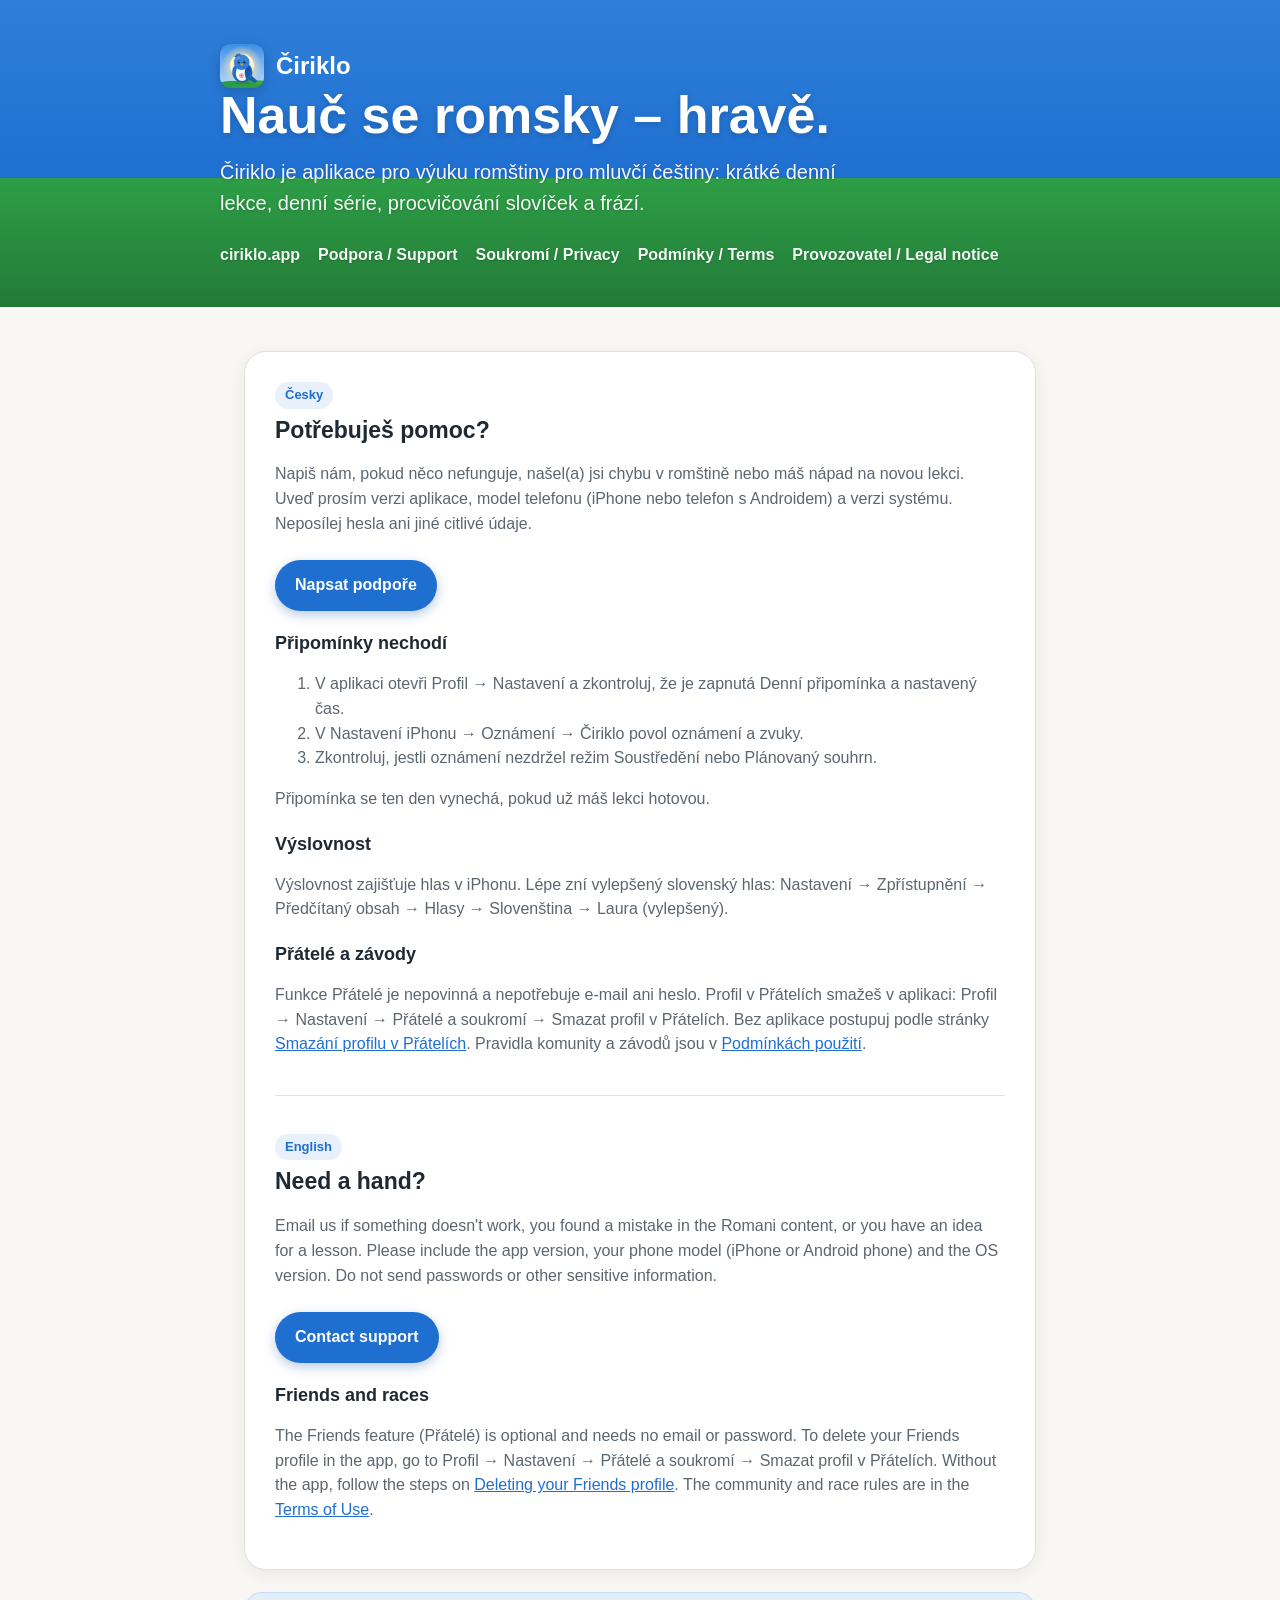
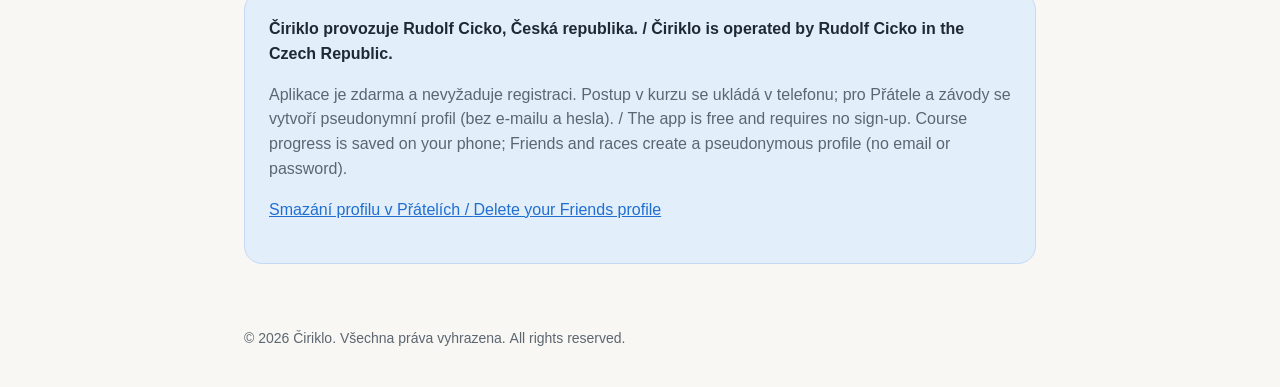
<file: index.html>
<!doctype html>
<html lang="cs">
  <head>
    <meta charset="utf-8">
    <meta name="viewport" content="width=device-width, initial-scale=1">
    <title>Čiriklo – Podpora / Support</title>
    <meta name="description" content="Podpora aplikace Čiriklo – nauč se romsky hravě. Support for Čiriklo, a Romani language-learning app.">
    <link rel="stylesheet" href="styles.css">
    <link rel="icon" href="icon.png">
    <link rel="canonical" href="https://ciriklo.app/podpora/">
  </head>
  <body>
    <header>
      <div class="wrap">
        <div class="brand"><img src="icon.png" alt=""> Čiriklo</div>
        <div class="hero">
          <h1>Nauč se romsky – hravě.</h1>
          <p>Čiriklo je aplikace pro výuku romštiny pro mluvčí češtiny: krátké denní lekce, denní série, procvičování slovíček a frází.</p>
        </div>
        <nav aria-label="Site"><a href="https://ciriklo.app/">ciriklo.app</a><a href="index.html">Podpora / Support</a><a href="privacy.html">Soukromí / Privacy</a><a href="terms.html">Podmínky / Terms</a><a href="imprint.html">Provozovatel / Legal notice</a></nav>
      </div>
    </header>
    <main>
      <section class="card">
        <span class="lang">Česky</span>
        <h2 style="margin-top:0">Potřebuješ pomoc?</h2>
        <p>Napiš nám, pokud něco nefunguje, našel(a) jsi chybu v romštině nebo máš nápad na novou lekci. Uveď prosím verzi aplikace, model telefonu (iPhone nebo telefon s Androidem) a verzi systému. Neposílej hesla ani jiné citlivé údaje.</p>
        <a class="button" href="mailto:support@ciriklo.app?subject=%C4%8Ciriklo%20%E2%80%93%20podpora">Napsat podpoře</a>

        <h3>Připomínky nechodí</h3>
        <ol>
          <li>V aplikaci otevři Profil → Nastavení a zkontroluj, že je zapnutá Denní připomínka a nastavený čas.</li>
          <li>V Nastavení iPhonu → Oznámení → Čiriklo povol oznámení a zvuky.</li>
          <li>Zkontroluj, jestli oznámení nezdržel režim Soustředění nebo Plánovaný souhrn.</li>
        </ol>
        <p>Připomínka se ten den vynechá, pokud už máš lekci hotovou.</p>

        <h3>Výslovnost</h3>
        <p>Výslovnost zajišťuje hlas v iPhonu. Lépe zní vylepšený slovenský hlas: Nastavení → Zpřístupnění → Předčítaný obsah → Hlasy → Slovenština → Laura (vylepšený).</p>

        <h3>Přátelé a závody</h3>
        <p>Funkce Přátelé je nepovinná a nepotřebuje e-mail ani heslo. Profil v Přátelích smažeš v aplikaci: Profil → Nastavení → Přátelé a soukromí → Smazat profil v Přátelích. Bez aplikace postupuj podle stránky <a href="delete-account.html">Smazání profilu v Přátelích</a>. Pravidla komunity a závodů jsou v <a href="terms.html#pratele">Podmínkách použití</a>.</p>

        <hr>

        <div lang="en">
        <span class="lang">English</span>
        <h2 style="margin-top:0">Need a hand?</h2>
        <p>Email us if something doesn't work, you found a mistake in the Romani content, or you have an idea for a lesson. Please include the app version, your phone model (iPhone or Android phone) and the OS version. Do not send passwords or other sensitive information.</p>
        <a class="button" href="mailto:support@ciriklo.app?subject=%C4%8Ciriklo%20support">Contact support</a>

        <h3>Friends and races</h3>
        <p>The Friends feature (Přátelé) is optional and needs no email or password. To delete your Friends profile in the app, go to Profil → Nastavení → Přátelé a soukromí → Smazat profil v Přátelích. Without the app, follow the steps on <a href="delete-account.html">Deleting your Friends profile</a>. The community and race rules are in the <a href="terms.html#friends">Terms of Use</a>.</p>
        </div>
      </section>
      <section class="contact">
        <strong>Čiriklo provozuje Rudolf Cicko, Česká republika. / <span lang="en">Čiriklo is operated by Rudolf Cicko in the Czech Republic.</span></strong>
        <p>Aplikace je zdarma a nevyžaduje registraci. Postup v kurzu se ukládá v telefonu; pro Přátele a závody se vytvoří pseudonymní profil (bez e-mailu a hesla). / <span lang="en">The app is free and requires no sign-up. Course progress is saved on your phone; Friends and races create a pseudonymous profile (no email or password).</span></p>
        <p><a href="delete-account.html">Smazání profilu v Přátelích / <span lang="en">Delete your Friends profile</span></a></p>
      </section>
    </main>
    <footer>© 2026 Čiriklo. Všechna práva vyhrazena. <span lang="en">All rights reserved.</span></footer>
  </body>
</html>
</file>
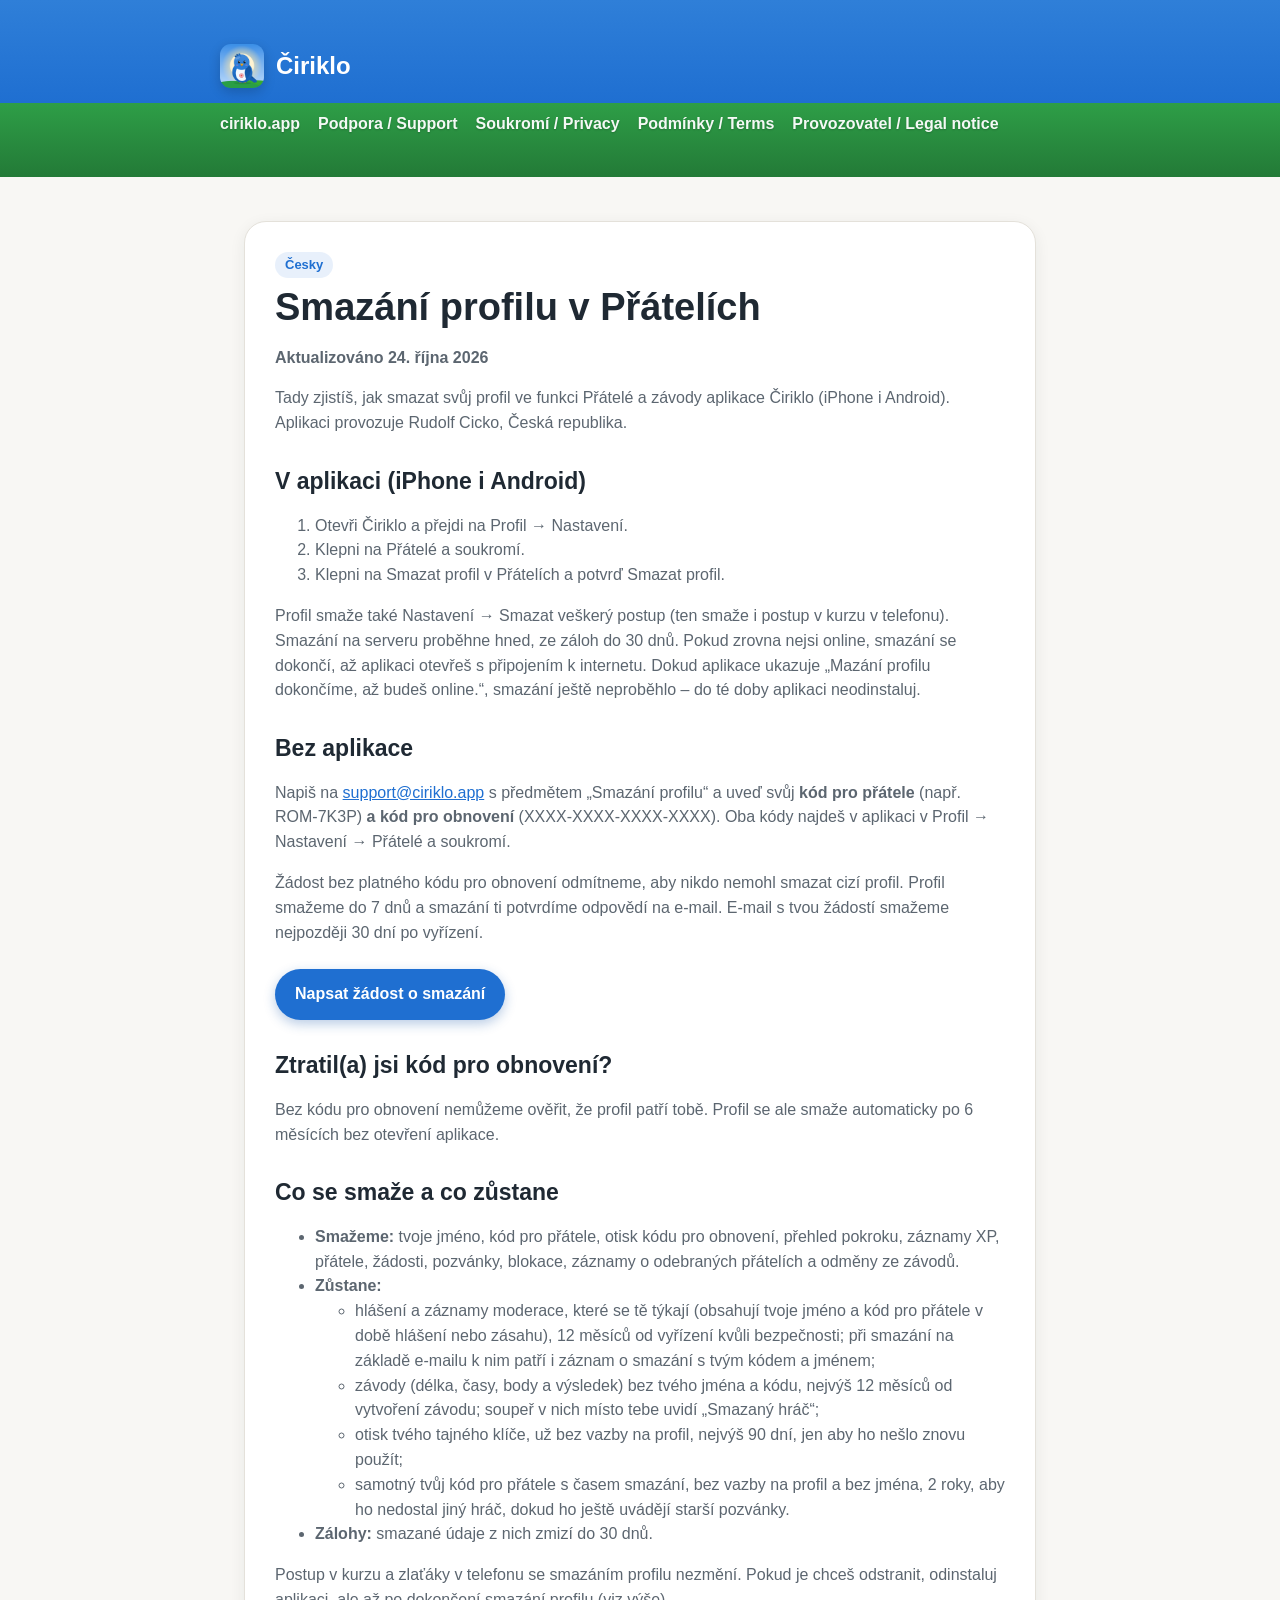
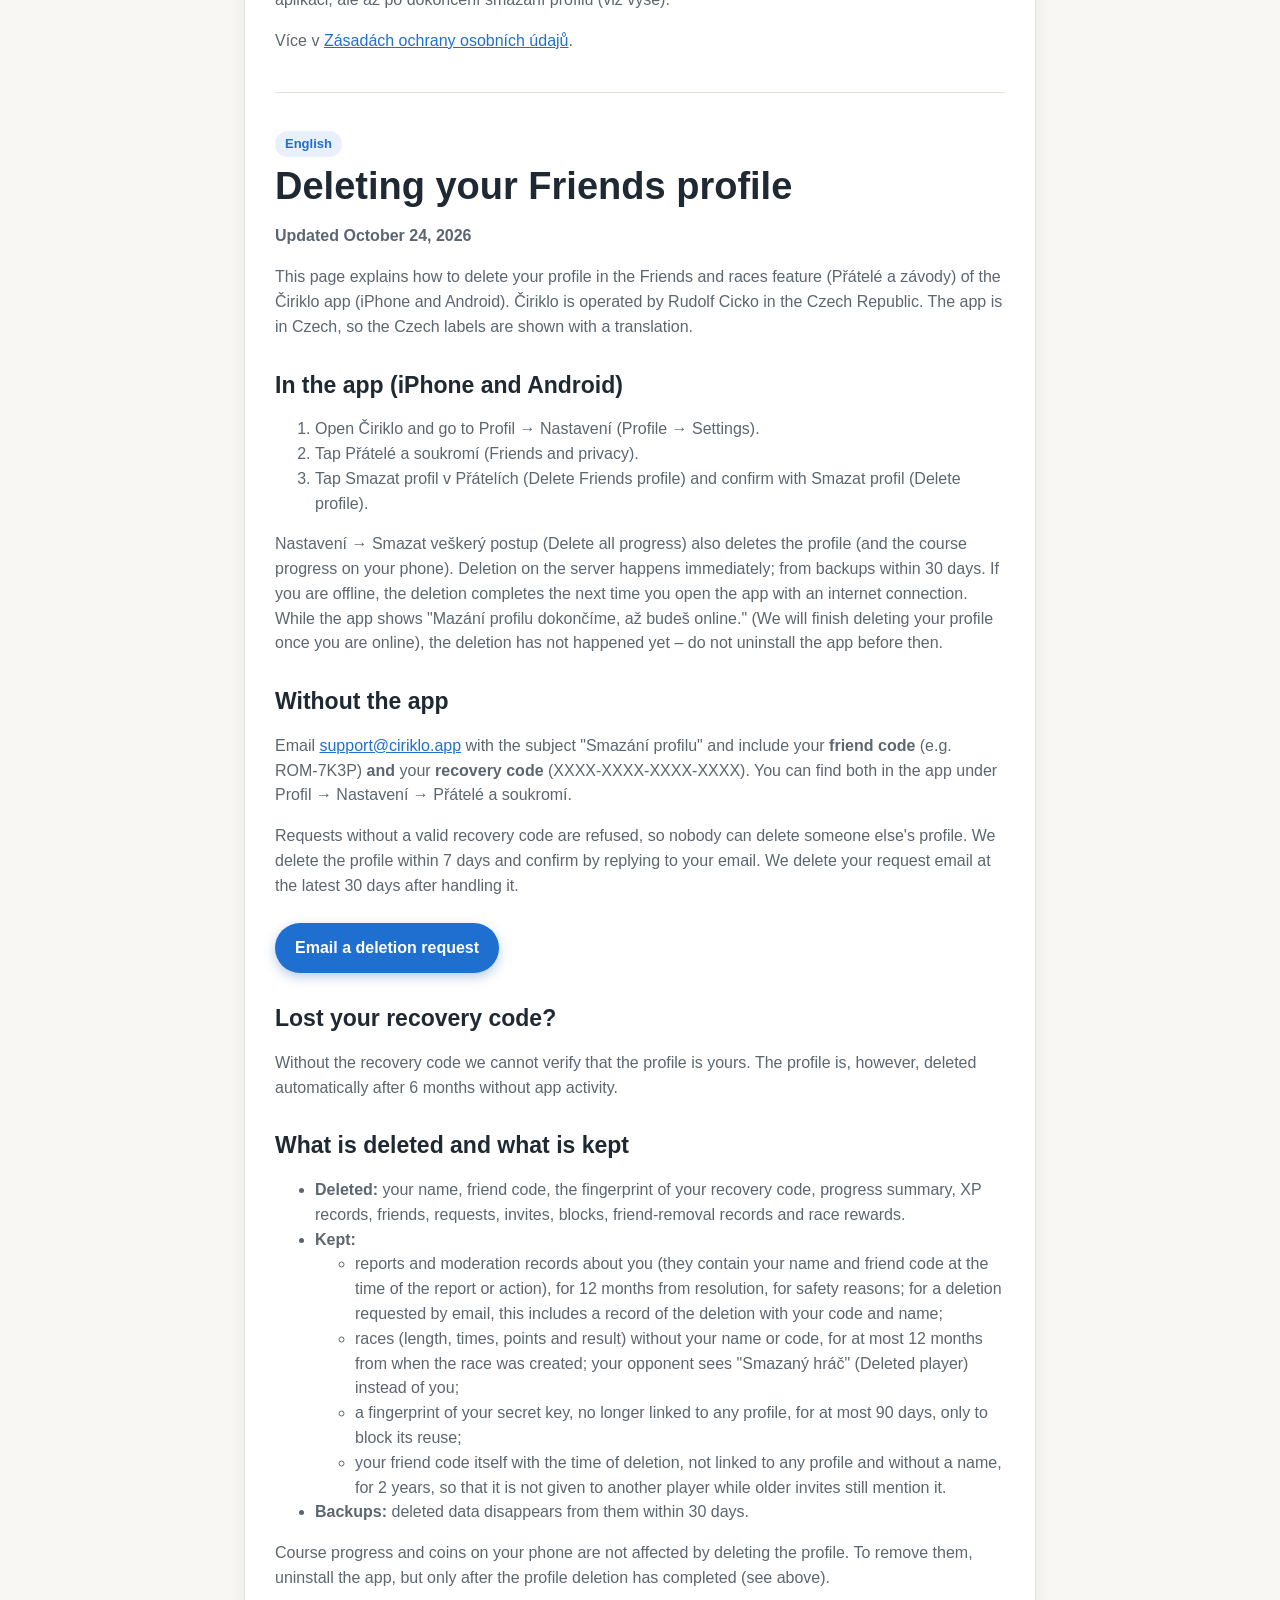
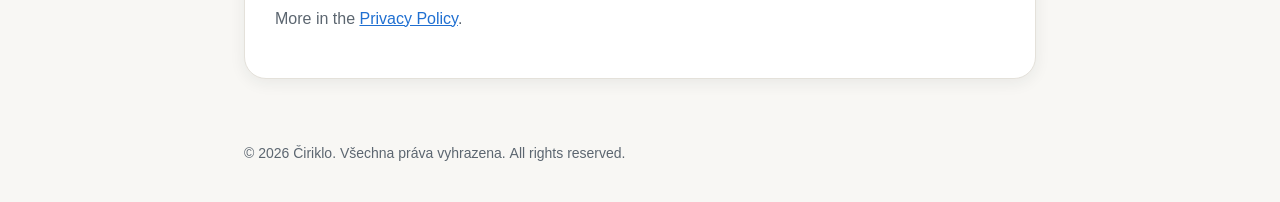
<file: delete-account.html>
<!doctype html>
<html lang="cs">
  <head>
    <meta charset="utf-8">
    <meta name="viewport" content="width=device-width, initial-scale=1">
    <title>Čiriklo – smazání profilu v Přátelích</title>
    <meta name="description" content="Jak smazat profil ve funkci Přátelé a závody aplikace Čiriklo. How to delete your Friends profile in the Čiriklo app.">
    <link rel="stylesheet" href="styles.css">
    <link rel="icon" href="icon.png">
    <link rel="canonical" href="https://ciriklo.app/smazani-profilu/">
  </head>
  <body>
    <header><div class="wrap"><div class="brand"><img src="icon.png" alt=""> Čiriklo</div><nav aria-label="Site"><a href="https://ciriklo.app/">ciriklo.app</a><a href="index.html">Podpora / Support</a><a href="privacy.html">Soukromí / Privacy</a><a href="terms.html">Podmínky / Terms</a><a href="imprint.html">Provozovatel / Legal notice</a></nav></div></header>
    <main><article class="card">
      <span class="lang">Česky</span>
      <h1>Smazání profilu v Přátelích</h1>
      <!-- Before publishing (WP-X step 5): set this date and the English one below to the 1.6 release date (spec §E.1). -->
      <p><strong>Aktualizováno 24. října 2026</strong></p>
      <p>Tady zjistíš, jak smazat svůj profil ve funkci Přátelé a závody aplikace Čiriklo (iPhone i Android). Aplikaci provozuje Rudolf Cicko, Česká republika.</p>

      <h2>V aplikaci (iPhone i Android)</h2>
      <ol>
        <li>Otevři Čiriklo a přejdi na Profil → Nastavení.</li>
        <li>Klepni na Přátelé a soukromí.</li>
        <li>Klepni na Smazat profil v Přátelích a potvrď Smazat profil.</li>
      </ol>
      <p>Profil smaže také Nastavení → Smazat veškerý postup (ten smaže i postup v kurzu v telefonu). Smazání na serveru proběhne hned, ze záloh do 30 dnů. Pokud zrovna nejsi online, smazání se dokončí, až aplikaci otevřeš s připojením k internetu. Dokud aplikace ukazuje „Mazání profilu dokončíme, až budeš online.“, smazání ještě neproběhlo – do té doby aplikaci neodinstaluj.</p>

      <h2>Bez aplikace</h2>
      <p>Napiš na <a href="mailto:support@ciriklo.app">support@ciriklo.app</a> s předmětem „Smazání profilu“ a uveď svůj <strong>kód pro přátele</strong> (např. <span class="nowrap">ROM-7K3P</span>) <strong>a</strong> <strong>kód pro obnovení</strong> (<span class="nowrap">XXXX-XXXX-XXXX-XXXX</span>). Oba kódy najdeš v aplikaci v Profil → Nastavení → Přátelé a soukromí.</p>
      <p>Žádost bez platného kódu pro obnovení odmítneme, aby nikdo nemohl smazat cizí profil. Profil smažeme do 7 dnů a smazání ti potvrdíme odpovědí na e-mail. E-mail s tvou žádostí smažeme nejpozději 30 dní po vyřízení.</p>
      <a class="button" href="mailto:support@ciriklo.app?subject=Smaz%C3%A1n%C3%AD%20profilu&amp;body=K%C3%B3d%20pro%20p%C5%99%C3%A1tele%3A%20ROM-%0D%0AK%C3%B3d%20pro%20obnoven%C3%AD%3A%20">Napsat žádost o smazání</a>

      <h2>Ztratil(a) jsi kód pro obnovení?</h2>
      <p>Bez kódu pro obnovení nemůžeme ověřit, že profil patří tobě. Profil se ale smaže automaticky po 6 měsících bez otevření aplikace.</p>

      <h2>Co se smaže a co zůstane</h2>
      <ul>
        <li><strong>Smažeme:</strong> tvoje jméno, kód pro přátele, otisk kódu pro obnovení, přehled pokroku, záznamy XP, přátele, žádosti, pozvánky, blokace, záznamy o odebraných přátelích a odměny ze závodů.</li>
        <li><strong>Zůstane:</strong>
          <ul>
            <li>hlášení a záznamy moderace, které se tě týkají (obsahují tvoje jméno a kód pro přátele v době hlášení nebo zásahu), 12 měsíců od vyřízení kvůli bezpečnosti; při smazání na základě e-mailu k nim patří i záznam o smazání s tvým kódem a jménem;</li>
            <li>závody (délka, časy, body a výsledek) bez tvého jména a kódu, nejvýš 12 měsíců od vytvoření závodu; soupeř v nich místo tebe uvidí „Smazaný hráč“;</li>
            <li>otisk tvého tajného klíče, už bez vazby na profil, nejvýš 90 dní, jen aby ho nešlo znovu použít;</li>
            <li>samotný tvůj kód pro přátele s časem smazání, bez vazby na profil a bez jména, 2 roky, aby ho nedostal jiný hráč, dokud ho ještě uvádějí starší pozvánky.</li>
          </ul>
        </li>
        <li><strong>Zálohy:</strong> smazané údaje z nich zmizí do 30 dnů.</li>
      </ul>
      <p>Postup v kurzu a zlaťáky v telefonu se smazáním profilu nezmění. Pokud je chceš odstranit, odinstaluj aplikaci, ale až po dokončení smazání profilu (viz výše).</p>
      <p>Více v <a href="privacy.html#smazani">Zásadách ochrany osobních údajů</a>.</p>

      <hr>

      <div lang="en">
      <span class="lang">English</span>
      <h1>Deleting your Friends profile</h1>
      <p><strong>Updated October 24, 2026</strong></p>
      <p>This page explains how to delete your profile in the Friends and races feature (Přátelé a závody) of the Čiriklo app (iPhone and Android). Čiriklo is operated by Rudolf Cicko in the Czech Republic. The app is in Czech, so the Czech labels are shown with a translation.</p>
      <h2>In the app (iPhone and Android)</h2>
      <ol>
        <li>Open Čiriklo and go to Profil → Nastavení (Profile → Settings).</li>
        <li>Tap Přátelé a soukromí (Friends and privacy).</li>
        <li>Tap Smazat profil v Přátelích (Delete Friends profile) and confirm with Smazat profil (Delete profile).</li>
      </ol>
      <p>Nastavení → Smazat veškerý postup (Delete all progress) also deletes the profile (and the course progress on your phone). Deletion on the server happens immediately; from backups within 30 days. If you are offline, the deletion completes the next time you open the app with an internet connection. While the app shows "Mazání profilu dokončíme, až budeš online." (We will finish deleting your profile once you are online), the deletion has not happened yet – do not uninstall the app before then.</p>
      <h2>Without the app</h2>
      <p>Email <a href="mailto:support@ciriklo.app">support@ciriklo.app</a> with the subject "Smazání profilu" and include your <strong>friend code</strong> (e.g. <span class="nowrap">ROM-7K3P</span>) <strong>and</strong> your <strong>recovery code</strong> (<span class="nowrap">XXXX-XXXX-XXXX-XXXX</span>). You can find both in the app under Profil → Nastavení → Přátelé a soukromí.</p>
      <p>Requests without a valid recovery code are refused, so nobody can delete someone else's profile. We delete the profile within 7 days and confirm by replying to your email. We delete your request email at the latest 30 days after handling it.</p>
      <a class="button" href="mailto:support@ciriklo.app?subject=Smaz%C3%A1n%C3%AD%20profilu&amp;body=K%C3%B3d%20pro%20p%C5%99%C3%A1tele%3A%20ROM-%0D%0AK%C3%B3d%20pro%20obnoven%C3%AD%3A%20">Email a deletion request</a>
      <h2>Lost your recovery code?</h2>
      <p>Without the recovery code we cannot verify that the profile is yours. The profile is, however, deleted automatically after 6 months without app activity.</p>
      <h2>What is deleted and what is kept</h2>
      <ul>
        <li><strong>Deleted:</strong> your name, friend code, the fingerprint of your recovery code, progress summary, XP records, friends, requests, invites, blocks, friend-removal records and race rewards.</li>
        <li><strong>Kept:</strong>
          <ul>
            <li>reports and moderation records about you (they contain your name and friend code at the time of the report or action), for 12 months from resolution, for safety reasons; for a deletion requested by email, this includes a record of the deletion with your code and name;</li>
            <li>races (length, times, points and result) without your name or code, for at most 12 months from when the race was created; your opponent sees "Smazaný hráč" (Deleted player) instead of you;</li>
            <li>a fingerprint of your secret key, no longer linked to any profile, for at most 90 days, only to block its reuse;</li>
            <li>your friend code itself with the time of deletion, not linked to any profile and without a name, for 2 years, so that it is not given to another player while older invites still mention it.</li>
          </ul>
        </li>
        <li><strong>Backups:</strong> deleted data disappears from them within 30 days.</li>
      </ul>
      <p>Course progress and coins on your phone are not affected by deleting the profile. To remove them, uninstall the app, but only after the profile deletion has completed (see above).</p>
      <p>More in the <a href="privacy.html#deletion">Privacy Policy</a>.</p>
      </div>
    </article></main>
    <footer>© 2026 Čiriklo. Všechna práva vyhrazena. <span lang="en">All rights reserved.</span></footer>
  </body>
</html>
</file>
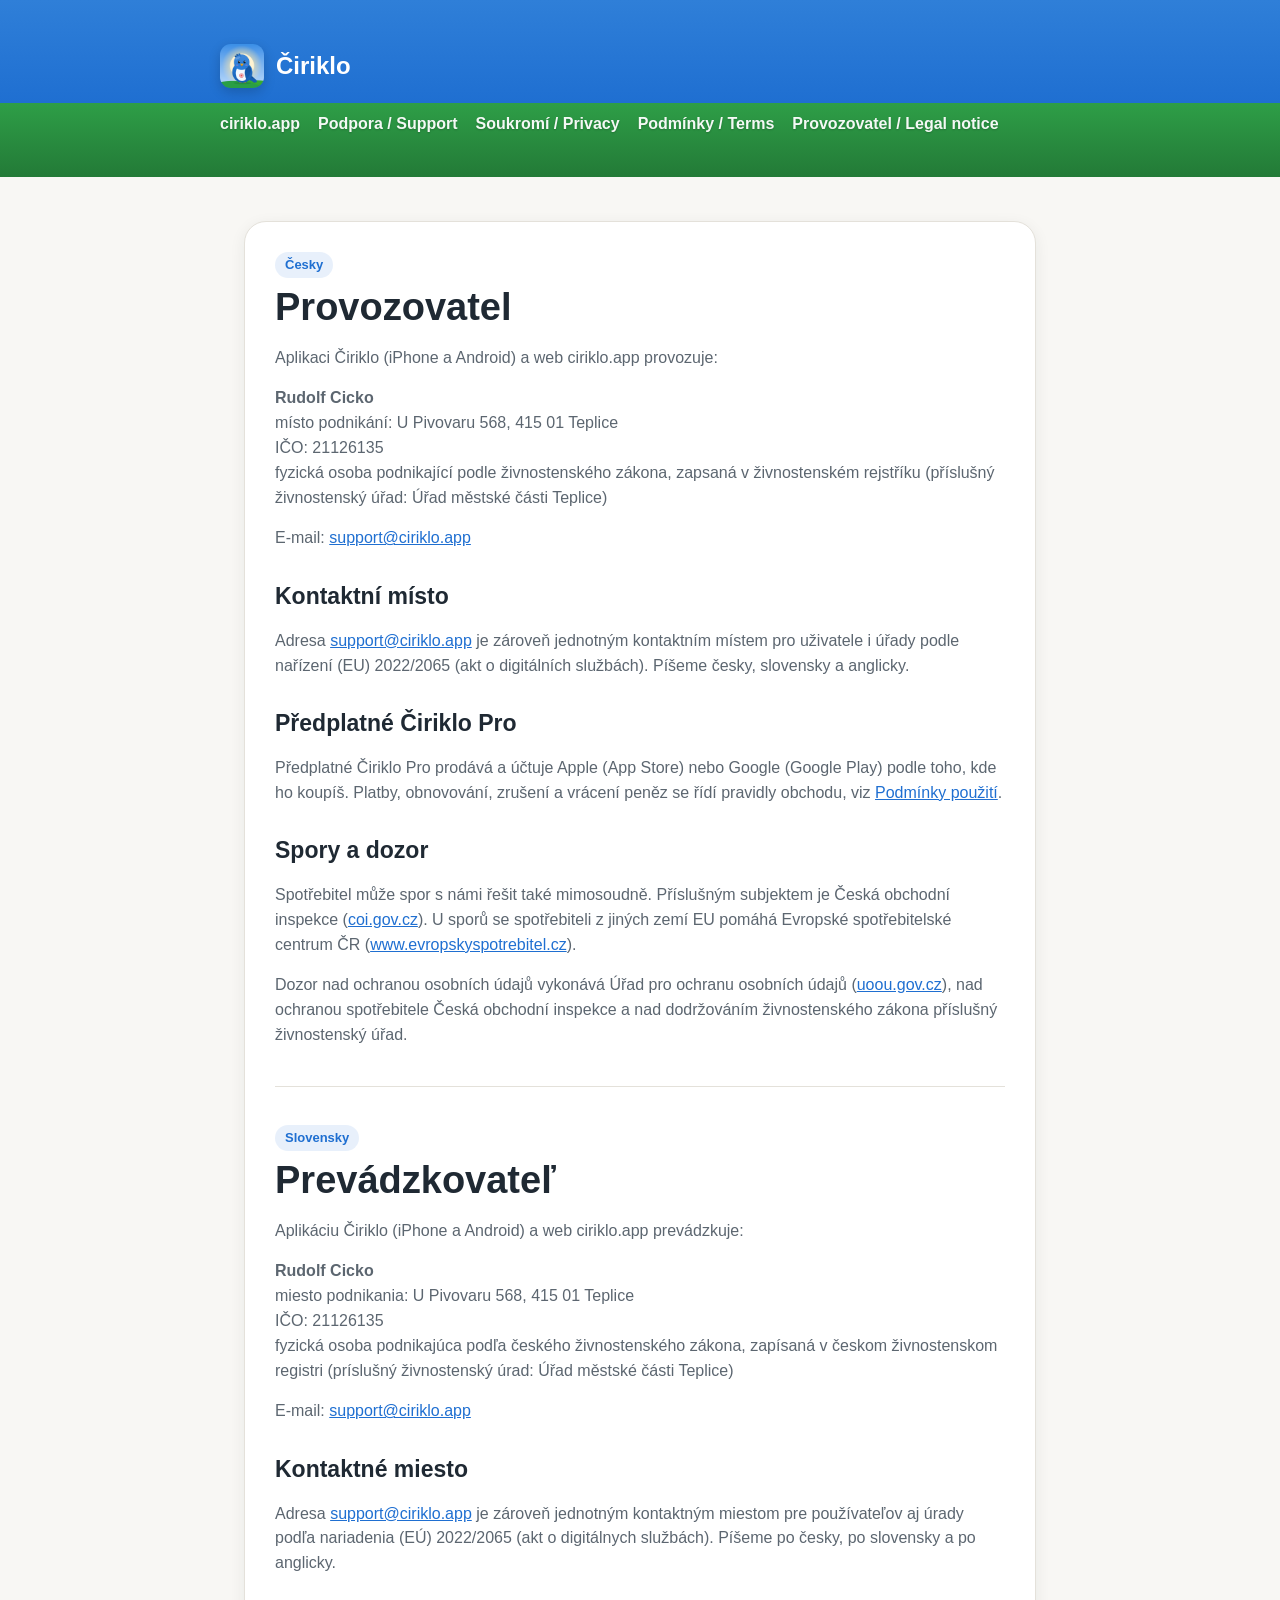
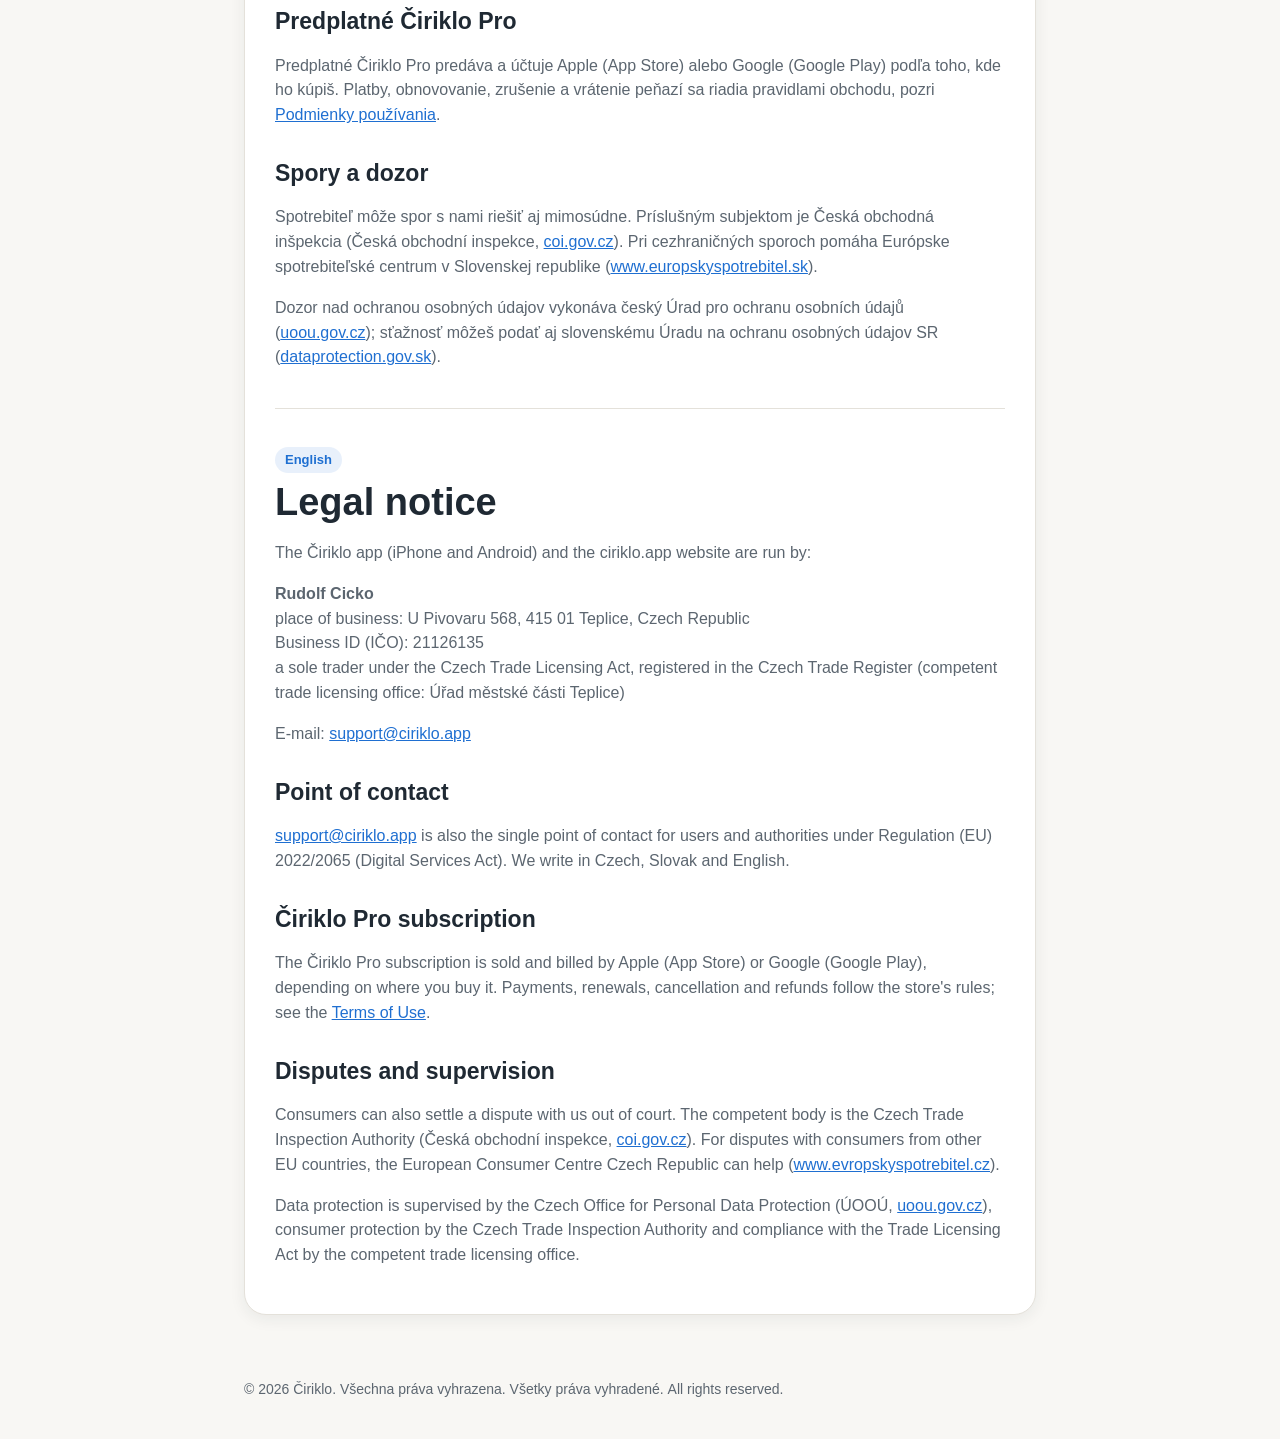
<file: imprint.html>
<!doctype html>
<html lang="cs">
  <head>
    <meta charset="utf-8">
    <meta name="viewport" content="width=device-width, initial-scale=1">
    <title>Čiriklo – Provozovatel / Prevádzkovateľ / Legal notice</title>
    <meta name="description" content="Kdo provozuje aplikaci Čiriklo. Kto prevádzkuje aplikáciu Čiriklo. Who runs the Čiriklo app.">
    <link rel="stylesheet" href="styles.css">
    <link rel="icon" href="icon.png">
    <link rel="canonical" href="https://ciriklo.app/provozovatel/">
  </head>
  <body>
    <header><div class="wrap"><div class="brand"><img src="icon.png" alt=""> Čiriklo</div><nav aria-label="Site"><a href="https://ciriklo.app/">ciriklo.app</a><a href="index.html">Podpora / Support</a><a href="privacy.html">Soukromí / Privacy</a><a href="terms.html">Podmínky / Terms</a><a href="imprint.html">Provozovatel / Legal notice</a></nav></div></header>
    <main><article class="card">
      <span class="lang">Česky</span>
      <h1>Provozovatel</h1>
      <p>Aplikaci Čiriklo (iPhone a Android) a web ciriklo.app provozuje:</p>
      <p><strong>Rudolf Cicko</strong><br>
        místo podnikání: U Pivovaru 568, 415 01 Teplice<br>
        IČO: 21126135<br>
        fyzická osoba podnikající podle živnostenského zákona, zapsaná v živnostenském rejstříku (příslušný živnostenský úřad: Úřad městské části Teplice)</p>
      <p>E-mail: <a href="mailto:support@ciriklo.app">support@ciriklo.app</a></p>

      <h2>Kontaktní místo</h2>
      <p>Adresa <a href="mailto:support@ciriklo.app">support@ciriklo.app</a> je zároveň jednotným kontaktním místem pro uživatele i úřady podle nařízení (EU) 2022/2065 (akt o digitálních službách). Píšeme česky, slovensky a anglicky.</p>

      <h2>Předplatné Čiriklo Pro</h2>
      <p>Předplatné Čiriklo Pro prodává a účtuje Apple (App Store) nebo Google (Google Play) podle toho, kde ho koupíš. Platby, obnovování, zrušení a vrácení peněz se řídí pravidly obchodu, viz <a href="terms.html#pro">Podmínky použití</a>.</p>

      <h2>Spory a dozor</h2>
      <p>Spotřebitel může spor s námi řešit také mimosoudně. Příslušným subjektem je Česká obchodní inspekce (<a href="https://coi.gov.cz/">coi.gov.cz</a>). U sporů se spotřebiteli z jiných zemí EU pomáhá Evropské spotřebitelské centrum ČR (<a href="https://www.evropskyspotrebitel.cz/">www.evropskyspotrebitel.cz</a>).</p>
      <p>Dozor nad ochranou osobních údajů vykonává Úřad pro ochranu osobních údajů (<a href="https://uoou.gov.cz/">uoou.gov.cz</a>), nad ochranou spotřebitele Česká obchodní inspekce a nad dodržováním živnostenského zákona příslušný živnostenský úřad.</p>

      <hr>

      <div lang="sk">
      <span class="lang">Slovensky</span>
      <h1>Prevádzkovateľ</h1>
      <p>Aplikáciu Čiriklo (iPhone a Android) a web ciriklo.app prevádzkuje:</p>
      <p><strong>Rudolf Cicko</strong><br>
        miesto podnikania: U Pivovaru 568, 415 01 Teplice<br>
        IČO: 21126135<br>
        fyzická osoba podnikajúca podľa českého živnostenského zákona, zapísaná v českom živnostenskom registri (príslušný živnostenský úrad: Úřad městské části Teplice)</p>
      <p>E-mail: <a href="mailto:support@ciriklo.app">support@ciriklo.app</a></p>

      <h2>Kontaktné miesto</h2>
      <p>Adresa <a href="mailto:support@ciriklo.app">support@ciriklo.app</a> je zároveň jednotným kontaktným miestom pre používateľov aj úrady podľa nariadenia (EÚ) 2022/2065 (akt o digitálnych službách). Píšeme po česky, po slovensky a po anglicky.</p>

      <h2>Predplatné Čiriklo Pro</h2>
      <p>Predplatné Čiriklo Pro predáva a účtuje Apple (App Store) alebo Google (Google Play) podľa toho, kde ho kúpiš. Platby, obnovovanie, zrušenie a vrátenie peňazí sa riadia pravidlami obchodu, pozri <a href="terms.html#predplatne">Podmienky používania</a>.</p>

      <h2>Spory a dozor</h2>
      <p>Spotrebiteľ môže spor s nami riešiť aj mimosúdne. Príslušným subjektom je Česká obchodná inšpekcia (Česká obchodní inspekce, <a href="https://coi.gov.cz/">coi.gov.cz</a>). Pri cezhraničných sporoch pomáha Európske spotrebiteľské centrum v Slovenskej republike (<a href="https://www.europskyspotrebitel.sk/">www.europskyspotrebitel.sk</a>).</p>
      <p>Dozor nad ochranou osobných údajov vykonáva český Úrad pro ochranu osobních údajů (<a href="https://uoou.gov.cz/">uoou.gov.cz</a>); sťažnosť môžeš podať aj slovenskému Úradu na ochranu osobných údajov SR (<a href="https://dataprotection.gov.sk/">dataprotection.gov.sk</a>).</p>
      </div>

      <hr>

      <div lang="en">
      <span class="lang">English</span>
      <h1>Legal notice</h1>
      <p>The Čiriklo app (iPhone and Android) and the ciriklo.app website are run by:</p>
      <p><strong>Rudolf Cicko</strong><br>
        place of business: U Pivovaru 568, 415 01 Teplice, Czech Republic<br>
        Business ID (IČO): 21126135<br>
        a sole trader under the Czech Trade Licensing Act, registered in the Czech Trade Register (competent trade licensing office: Úřad městské části Teplice)</p>
      <p>E-mail: <a href="mailto:support@ciriklo.app">support@ciriklo.app</a></p>

      <h2>Point of contact</h2>
      <p><a href="mailto:support@ciriklo.app">support@ciriklo.app</a> is also the single point of contact for users and authorities under Regulation (EU) 2022/2065 (Digital Services Act). We write in Czech, Slovak and English.</p>

      <h2>Čiriklo Pro subscription</h2>
      <p>The Čiriklo Pro subscription is sold and billed by Apple (App Store) or Google (Google Play), depending on where you buy it. Payments, renewals, cancellation and refunds follow the store's rules; see the <a href="terms.html#subscription">Terms of Use</a>.</p>

      <h2>Disputes and supervision</h2>
      <p>Consumers can also settle a dispute with us out of court. The competent body is the Czech Trade Inspection Authority (Česká obchodní inspekce, <a href="https://coi.gov.cz/">coi.gov.cz</a>). For disputes with consumers from other EU countries, the European Consumer Centre Czech Republic can help (<a href="https://www.evropskyspotrebitel.cz/">www.evropskyspotrebitel.cz</a>).</p>
      <p>Data protection is supervised by the Czech Office for Personal Data Protection (ÚOOÚ, <a href="https://uoou.gov.cz/">uoou.gov.cz</a>), consumer protection by the Czech Trade Inspection Authority and compliance with the Trade Licensing Act by the competent trade licensing office.</p>
      </div>
    </article></main>
    <footer>© 2026 Čiriklo. Všechna práva vyhrazena. <span lang="sk">Všetky práva vyhradené.</span> <span lang="en">All rights reserved.</span></footer>
  </body>
</html>
</file>
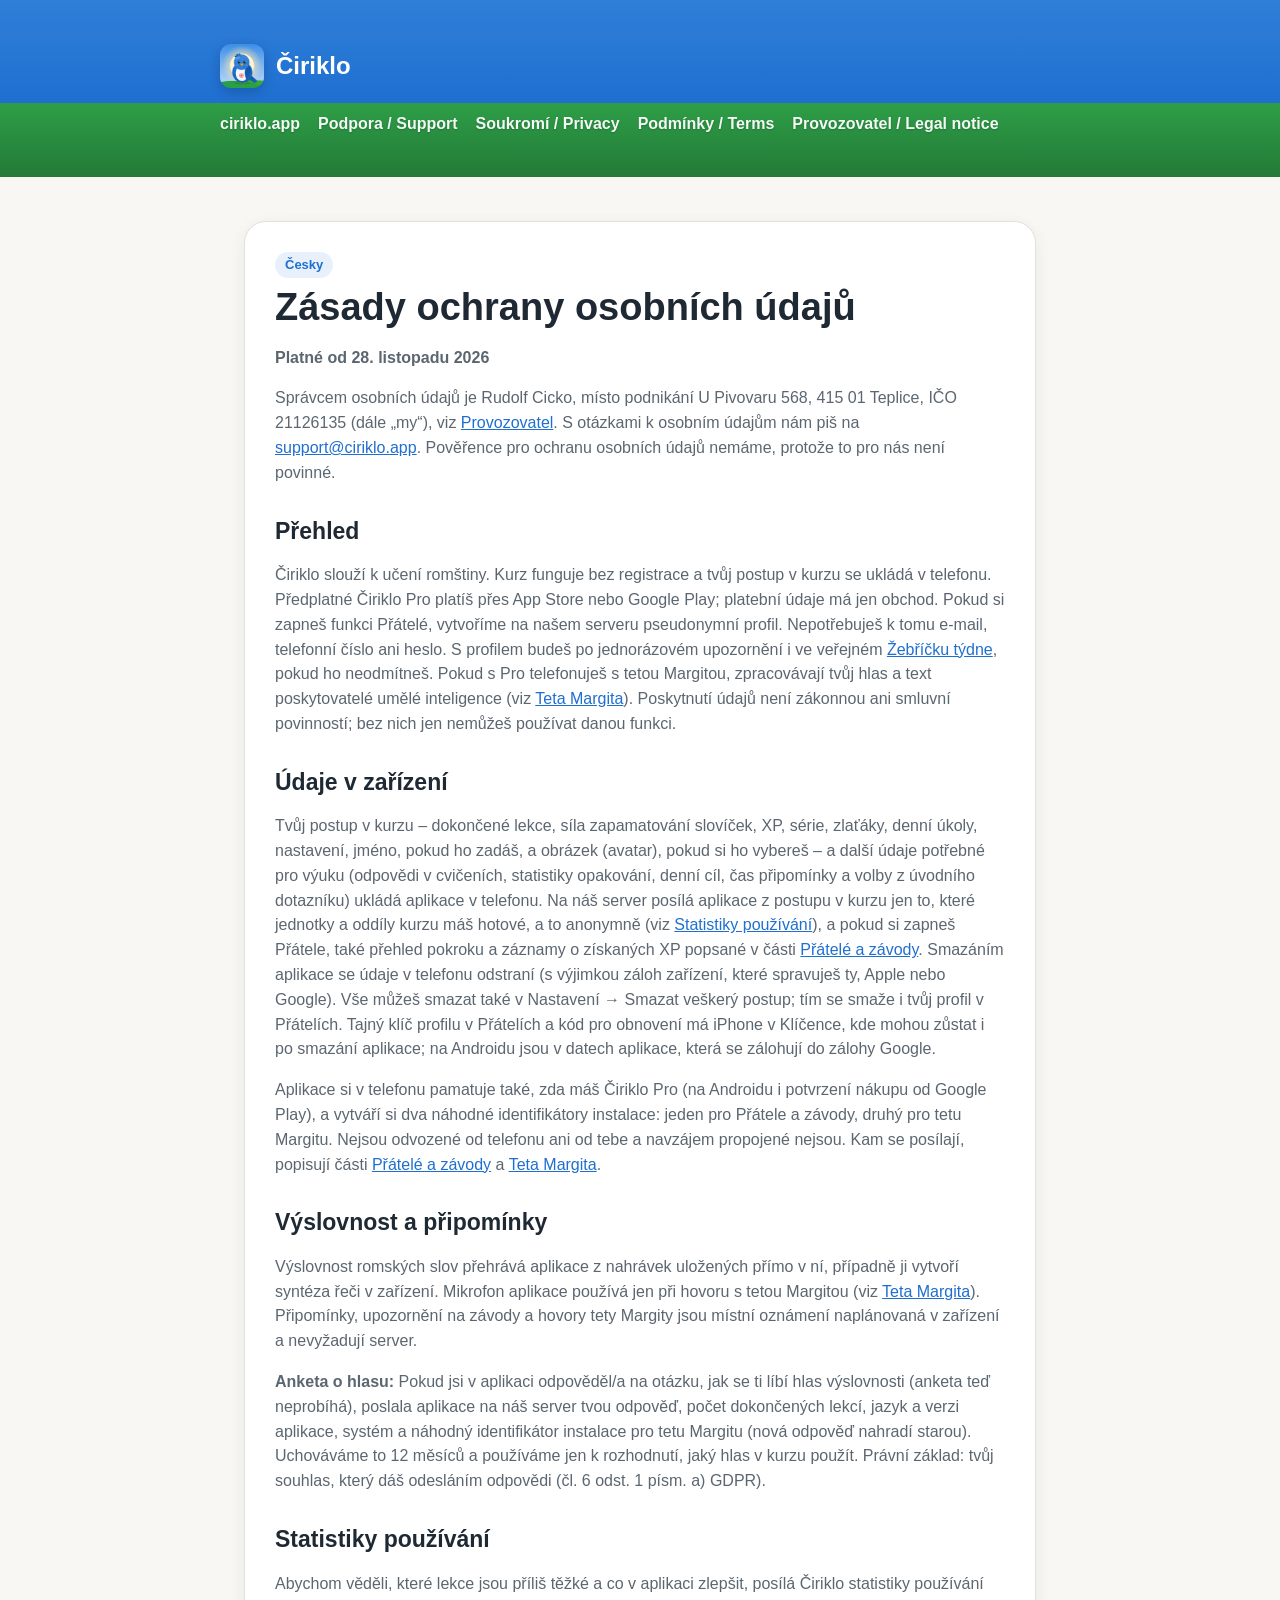
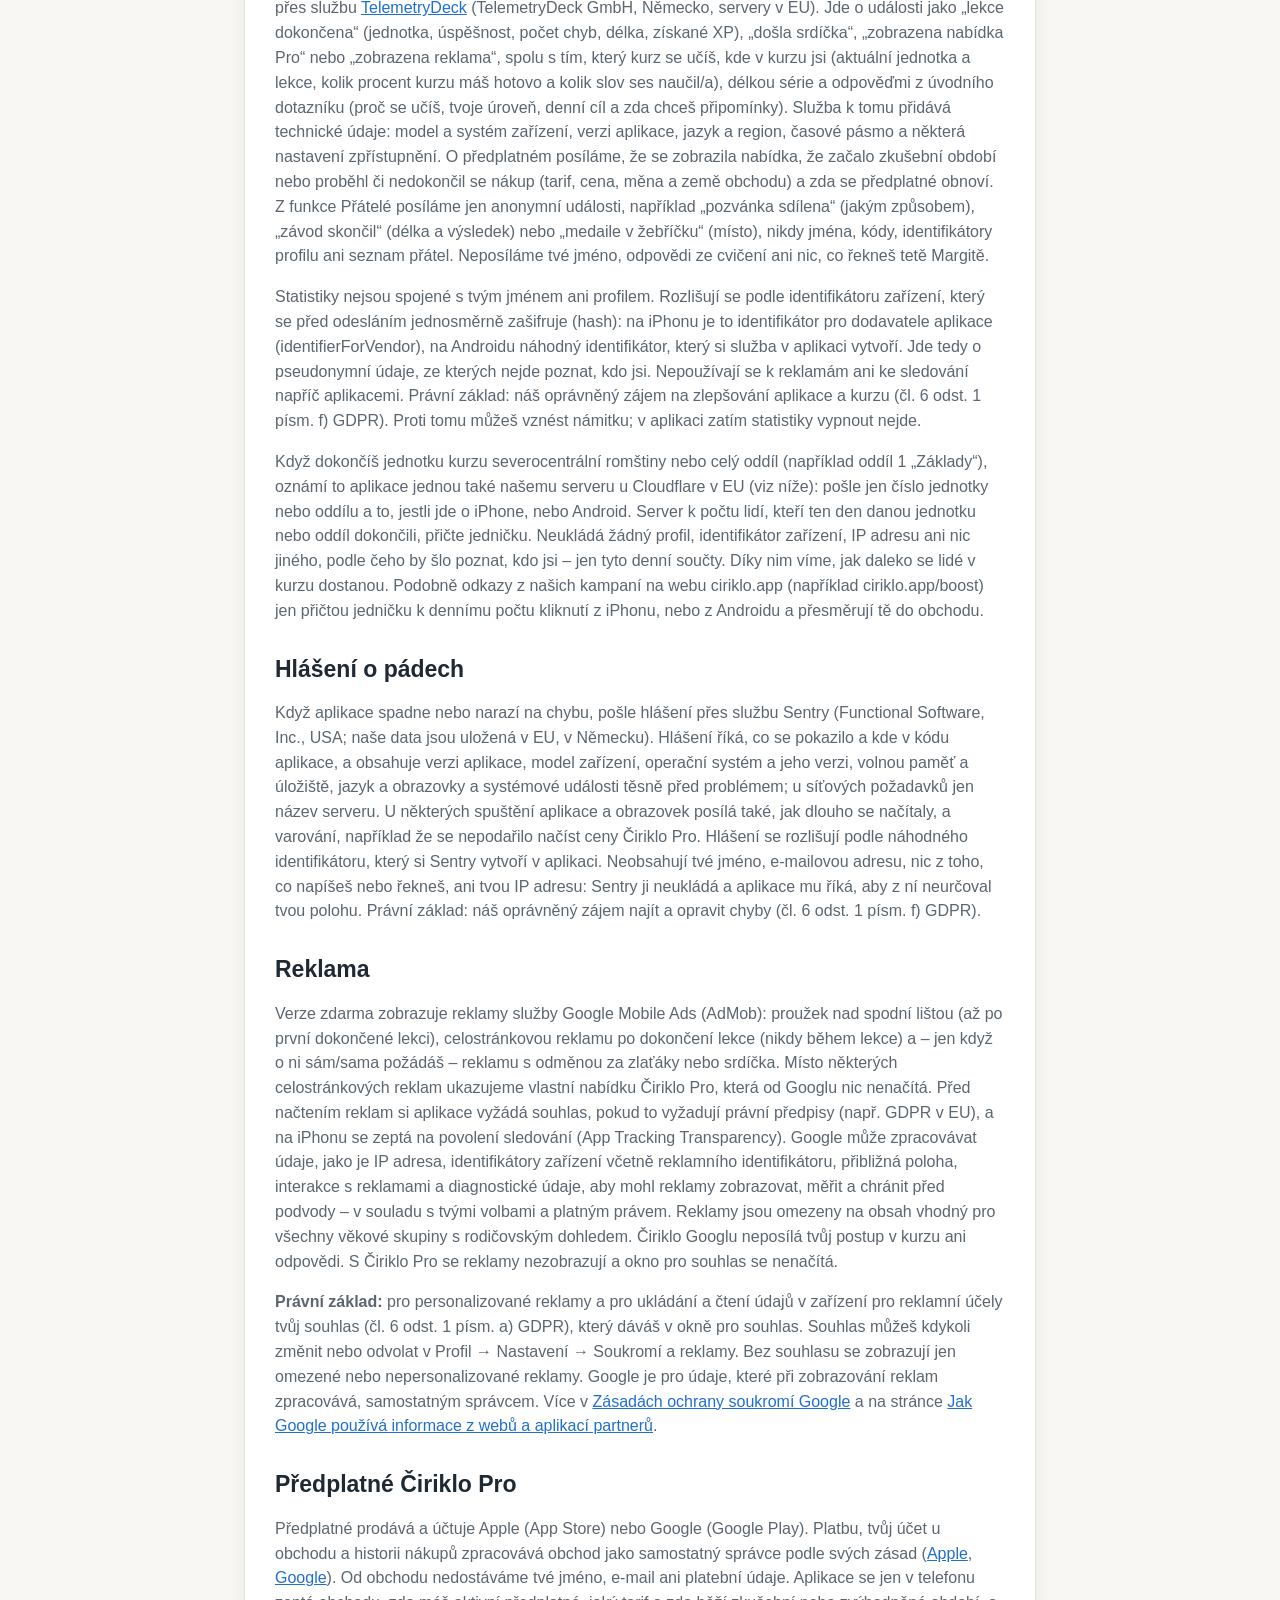
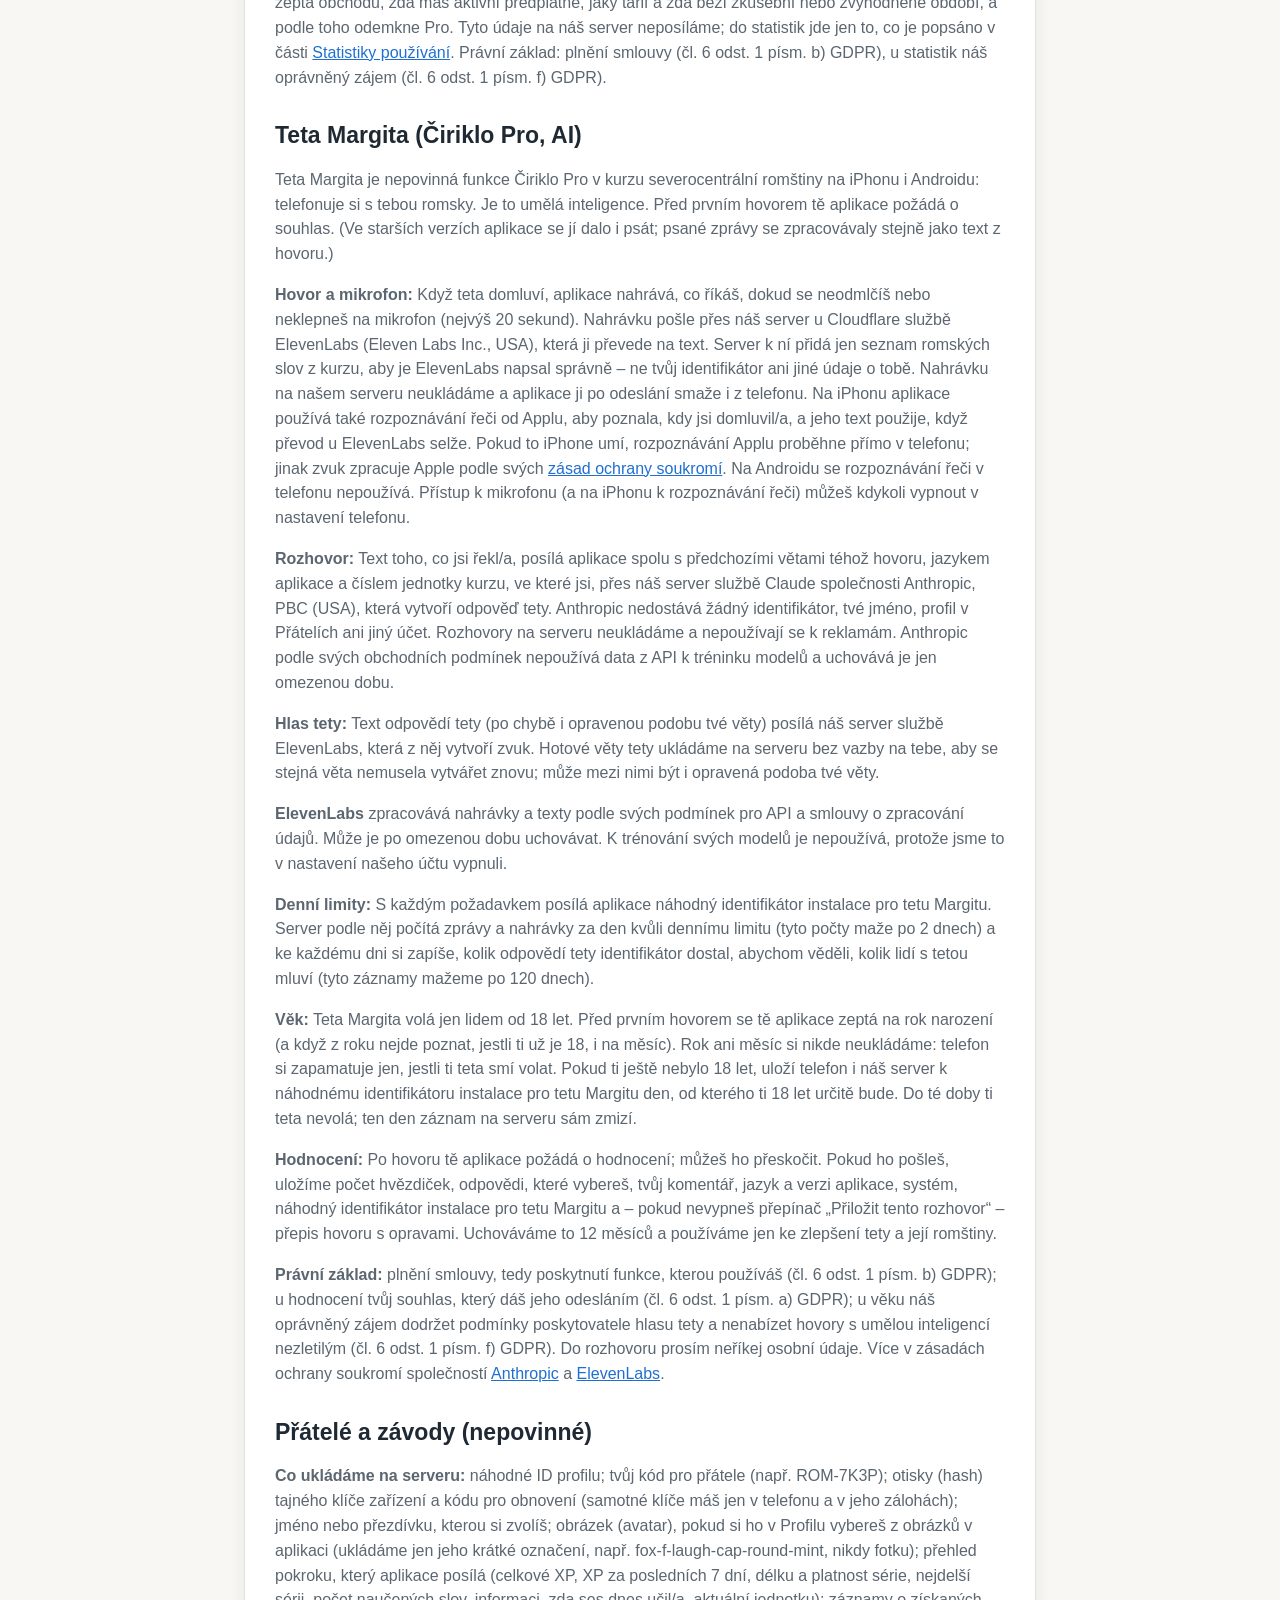
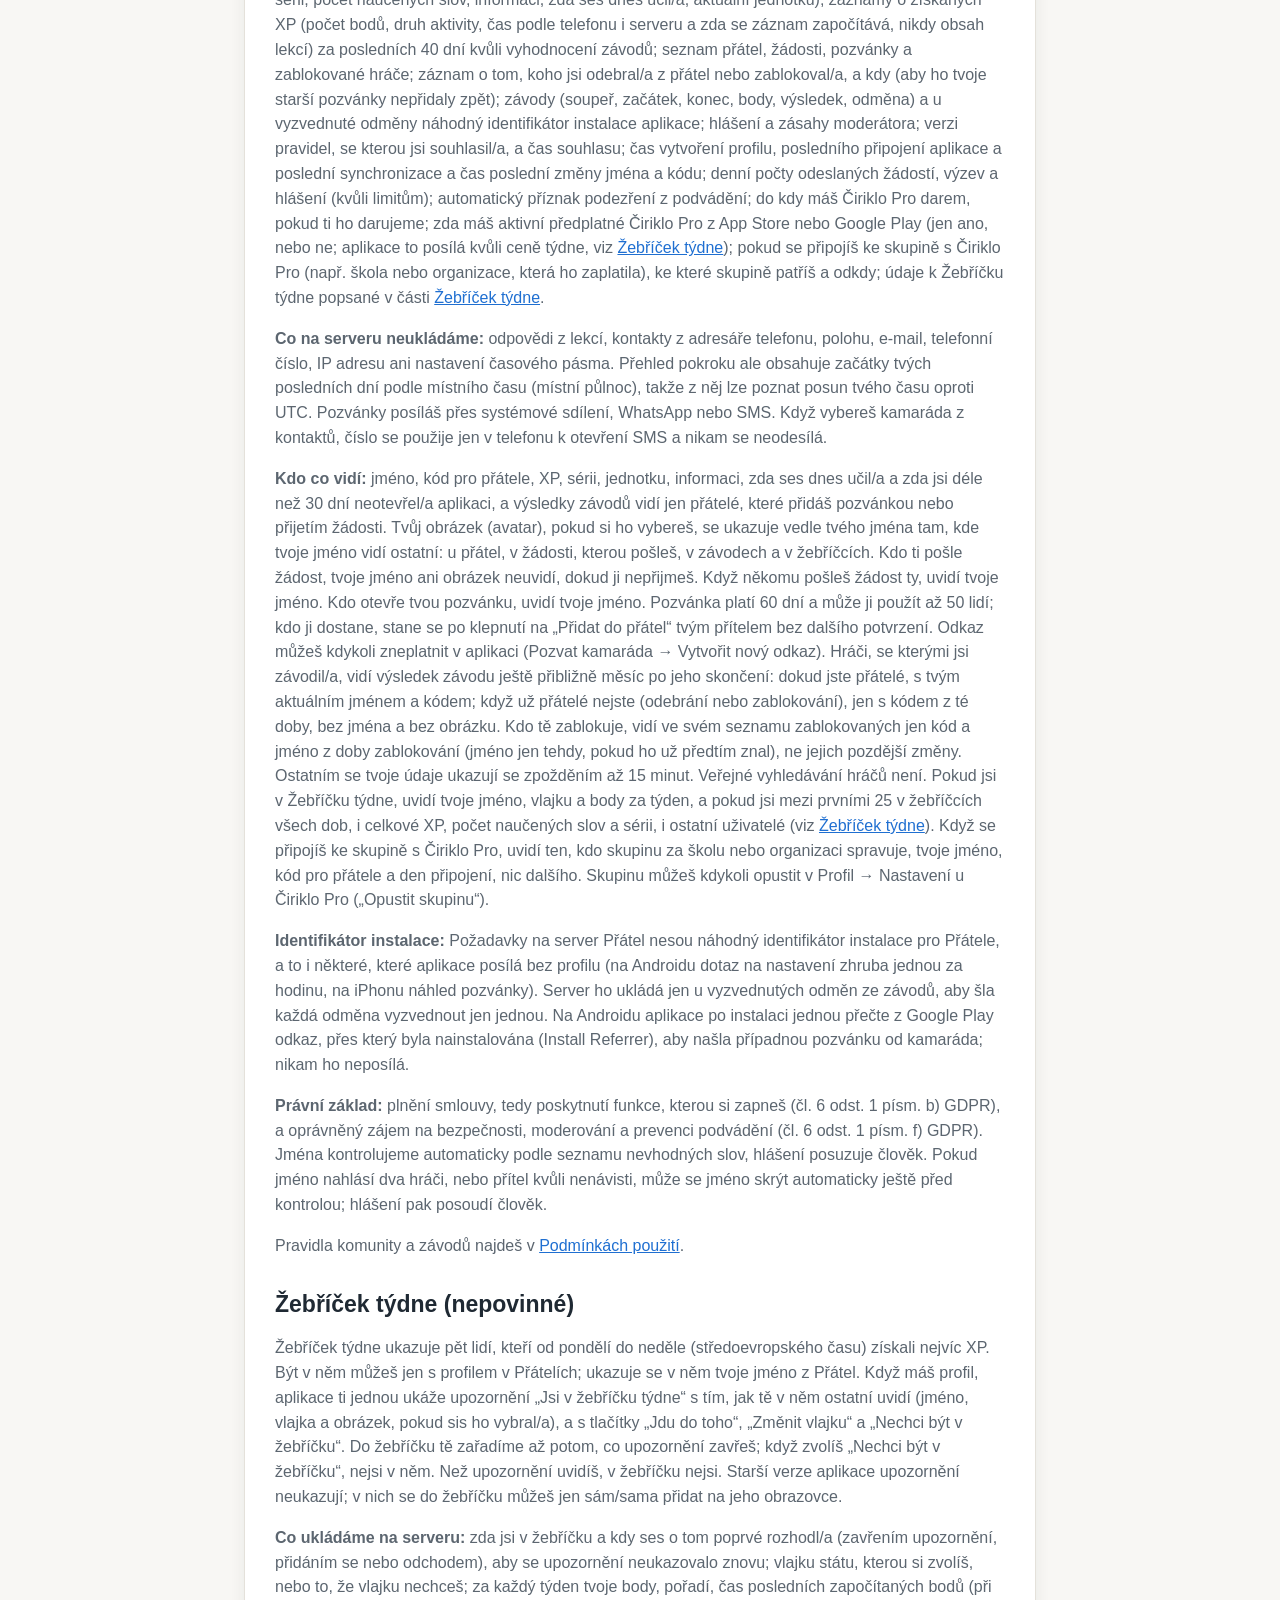
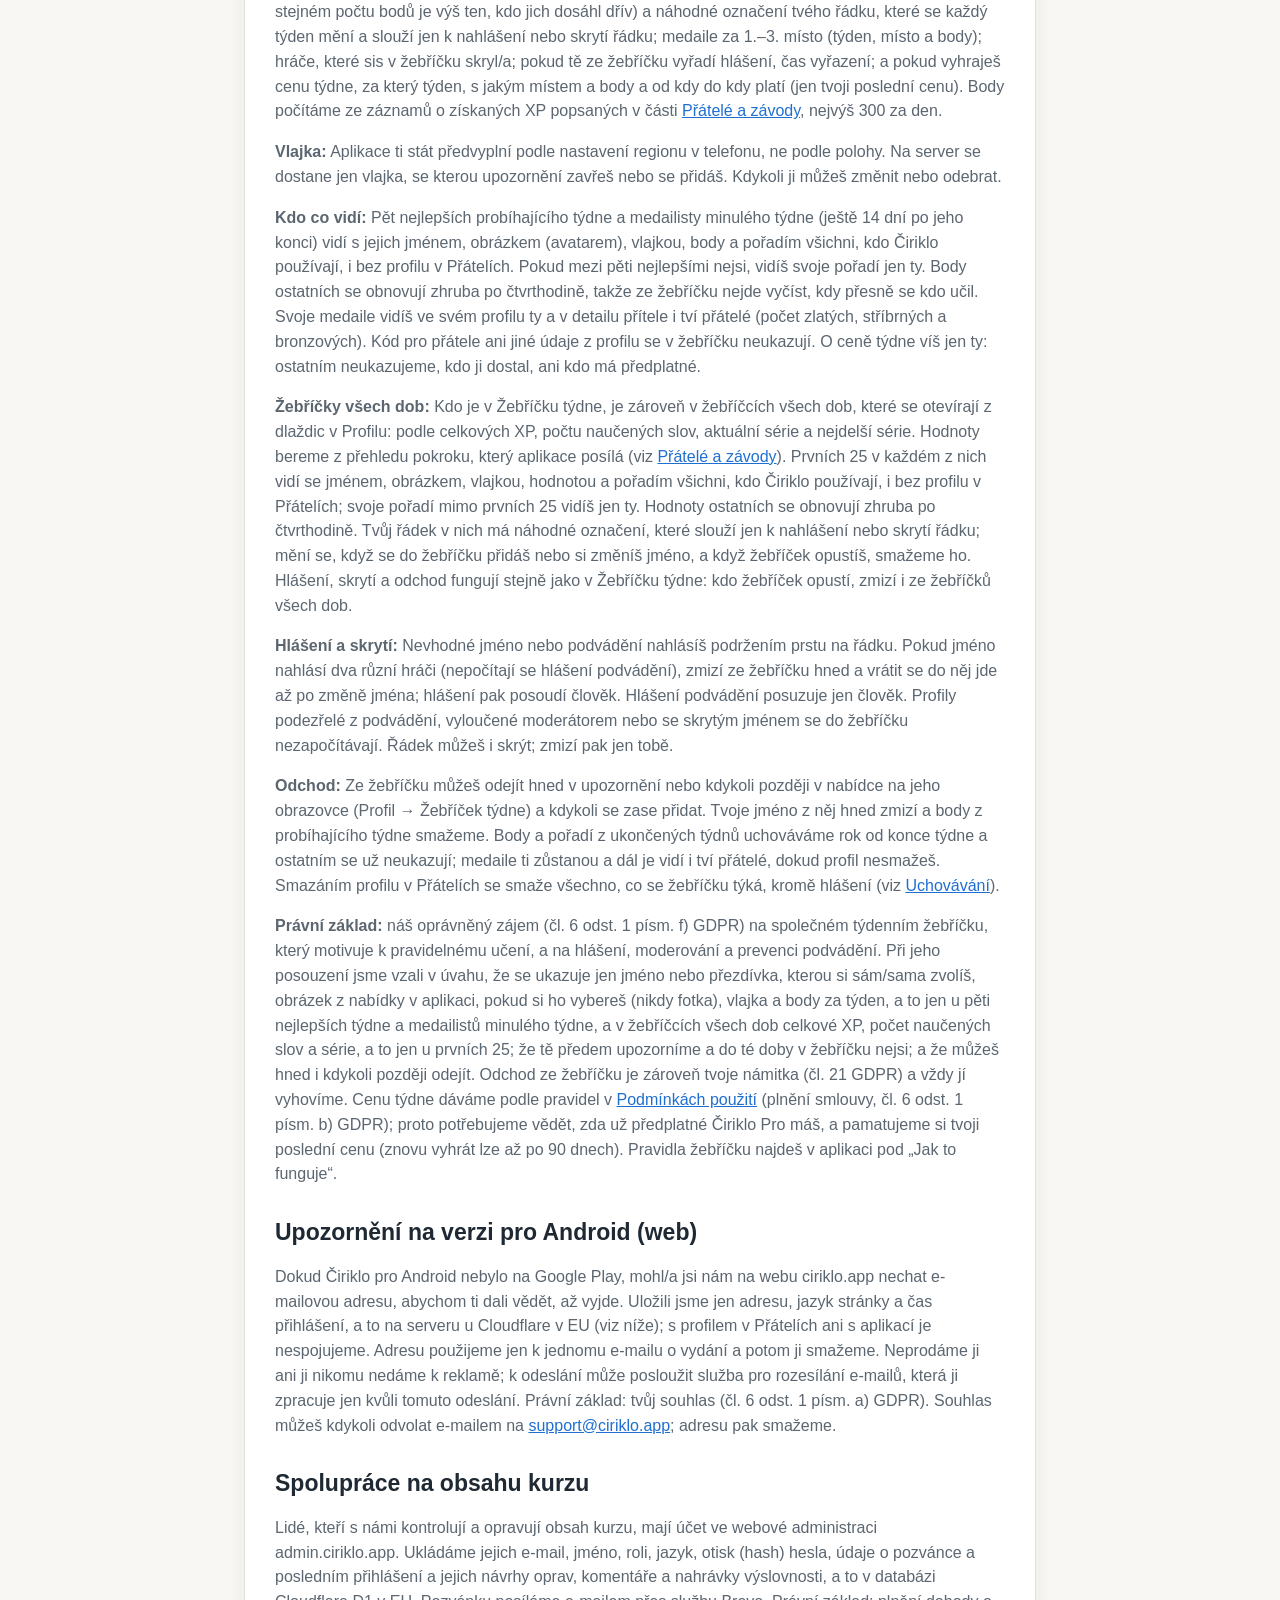
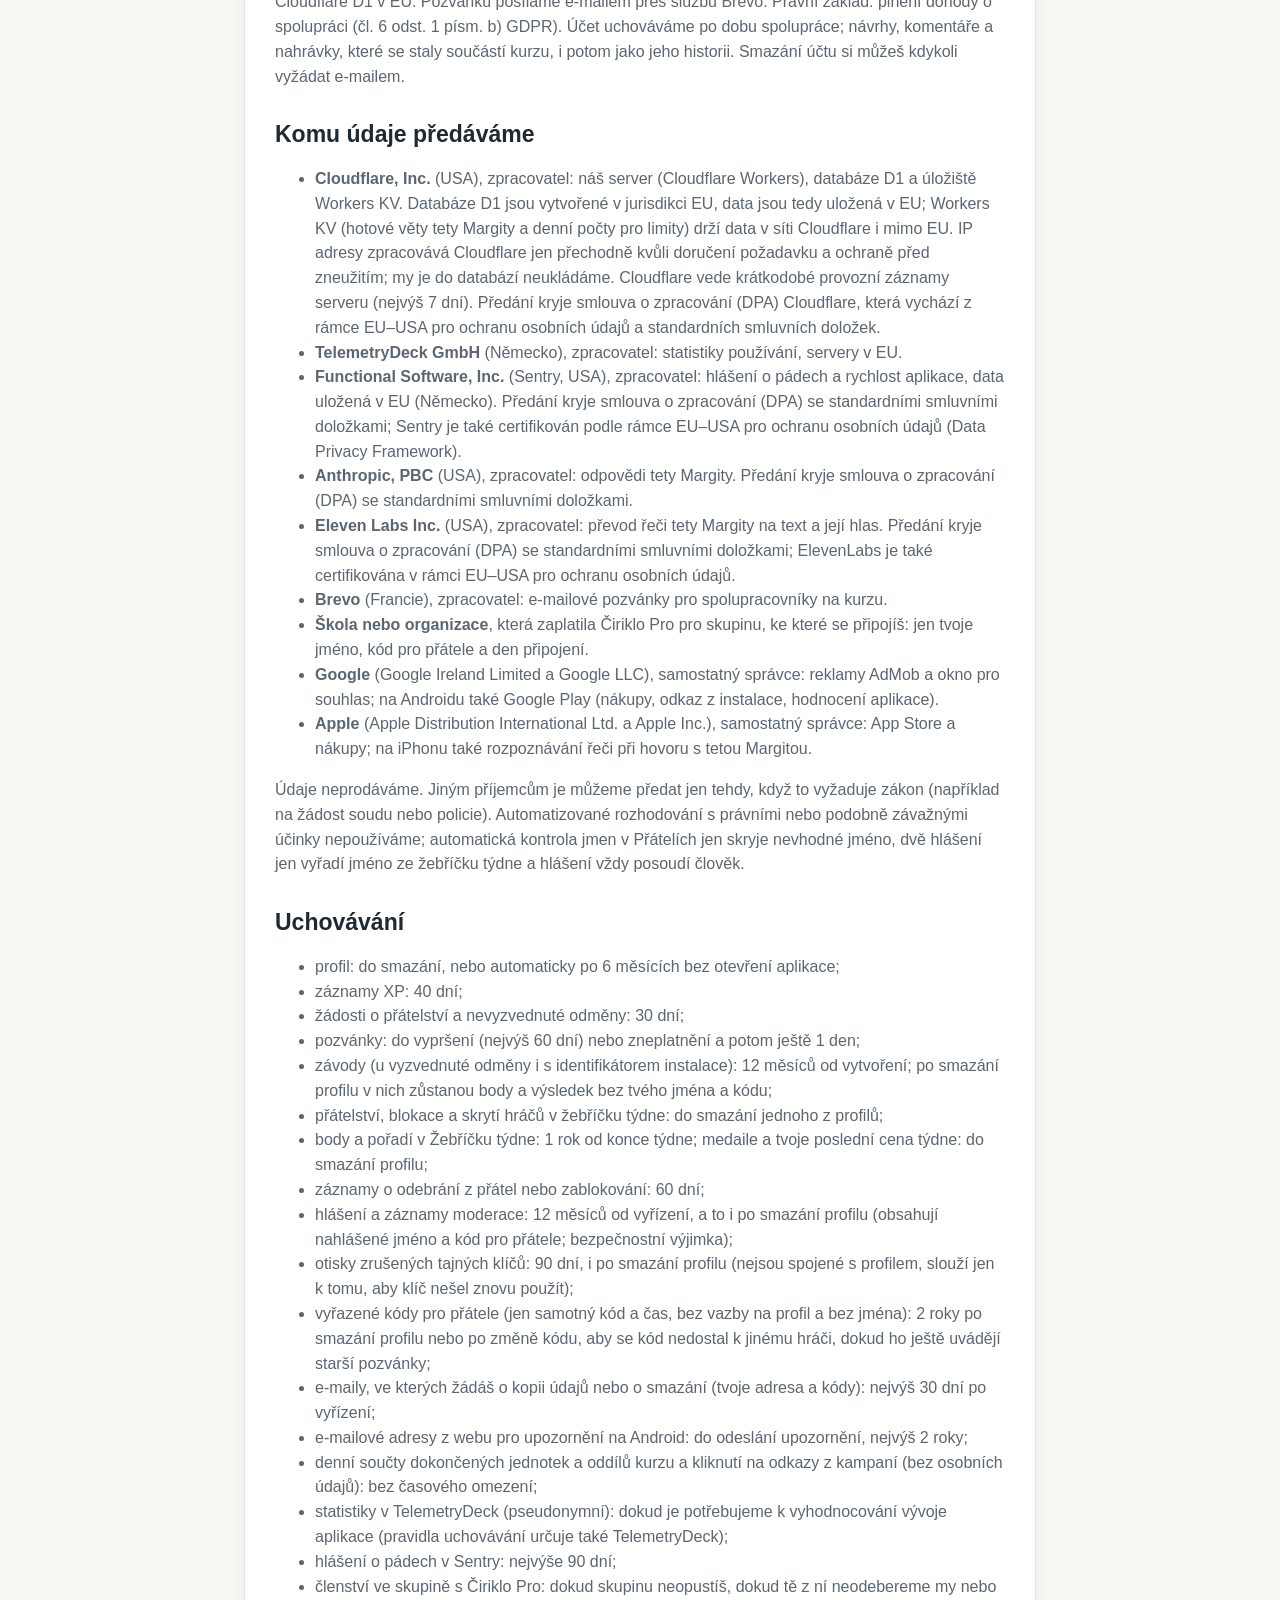
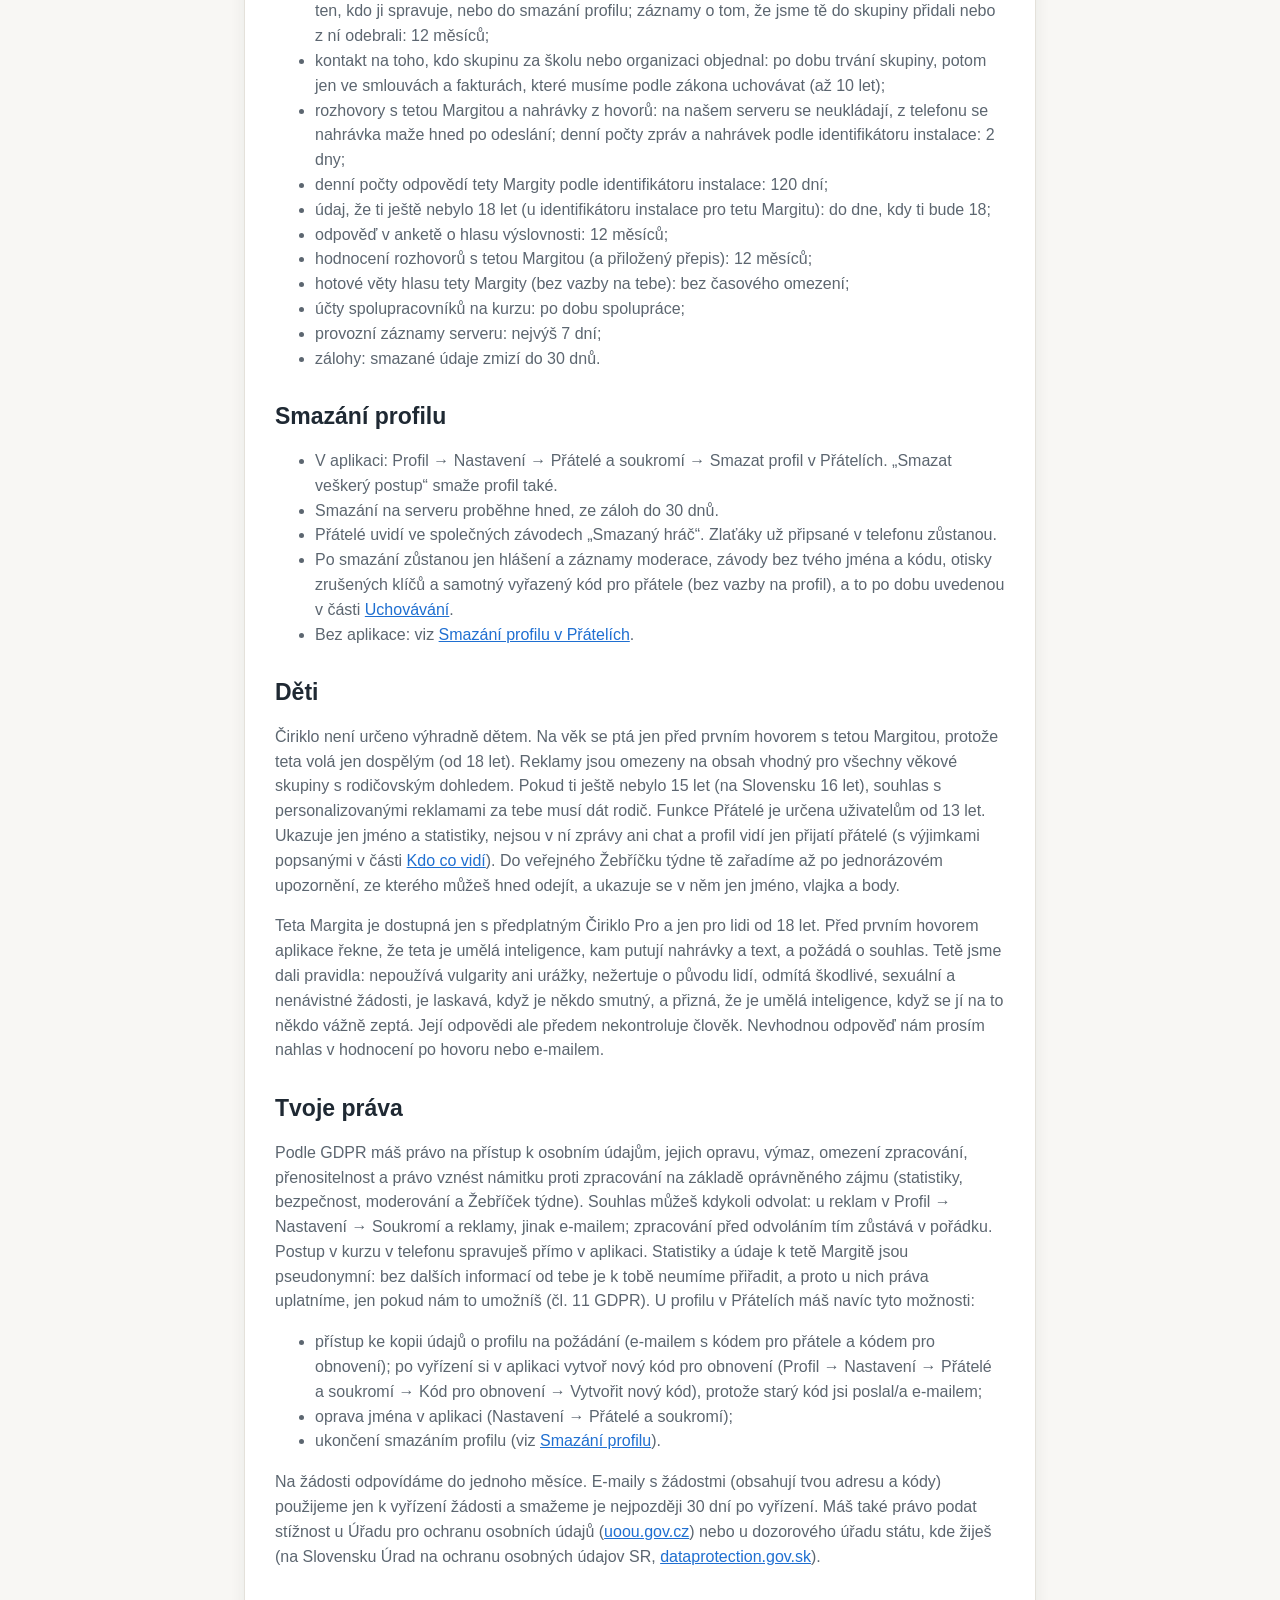
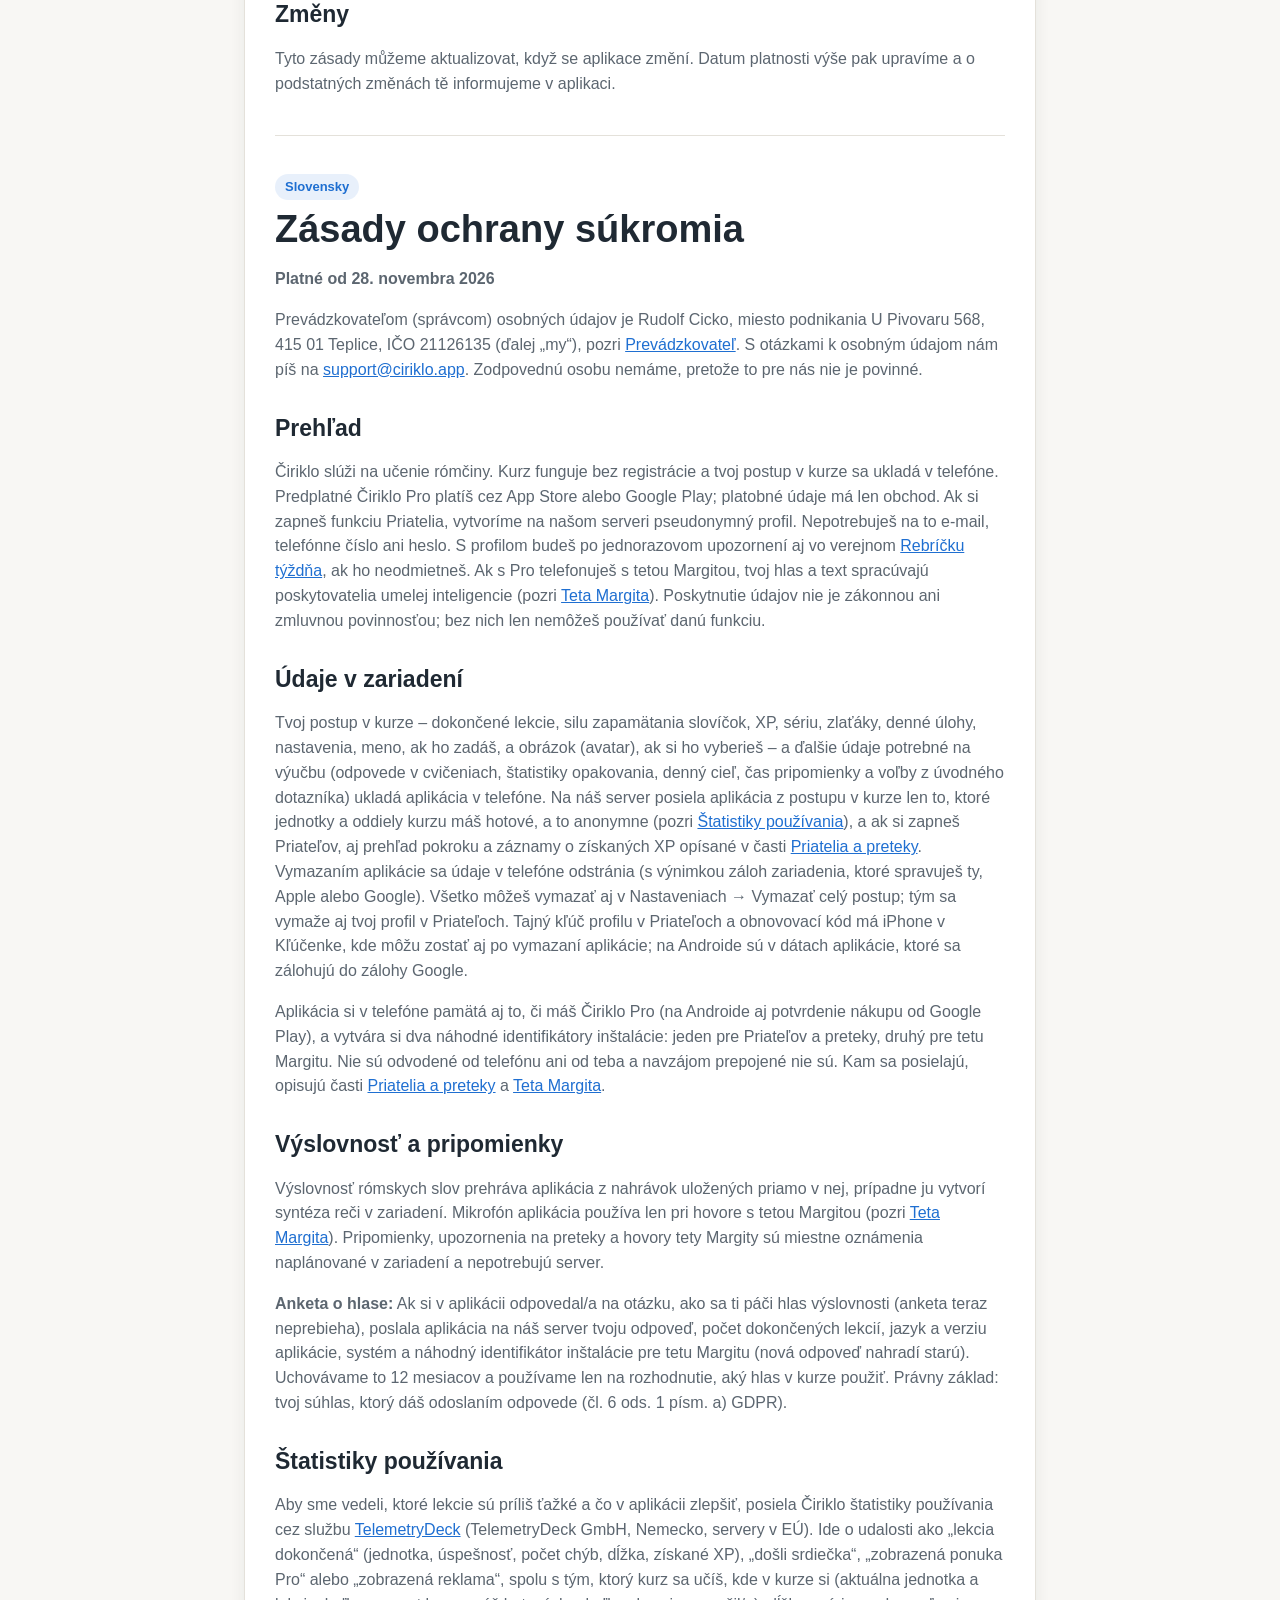
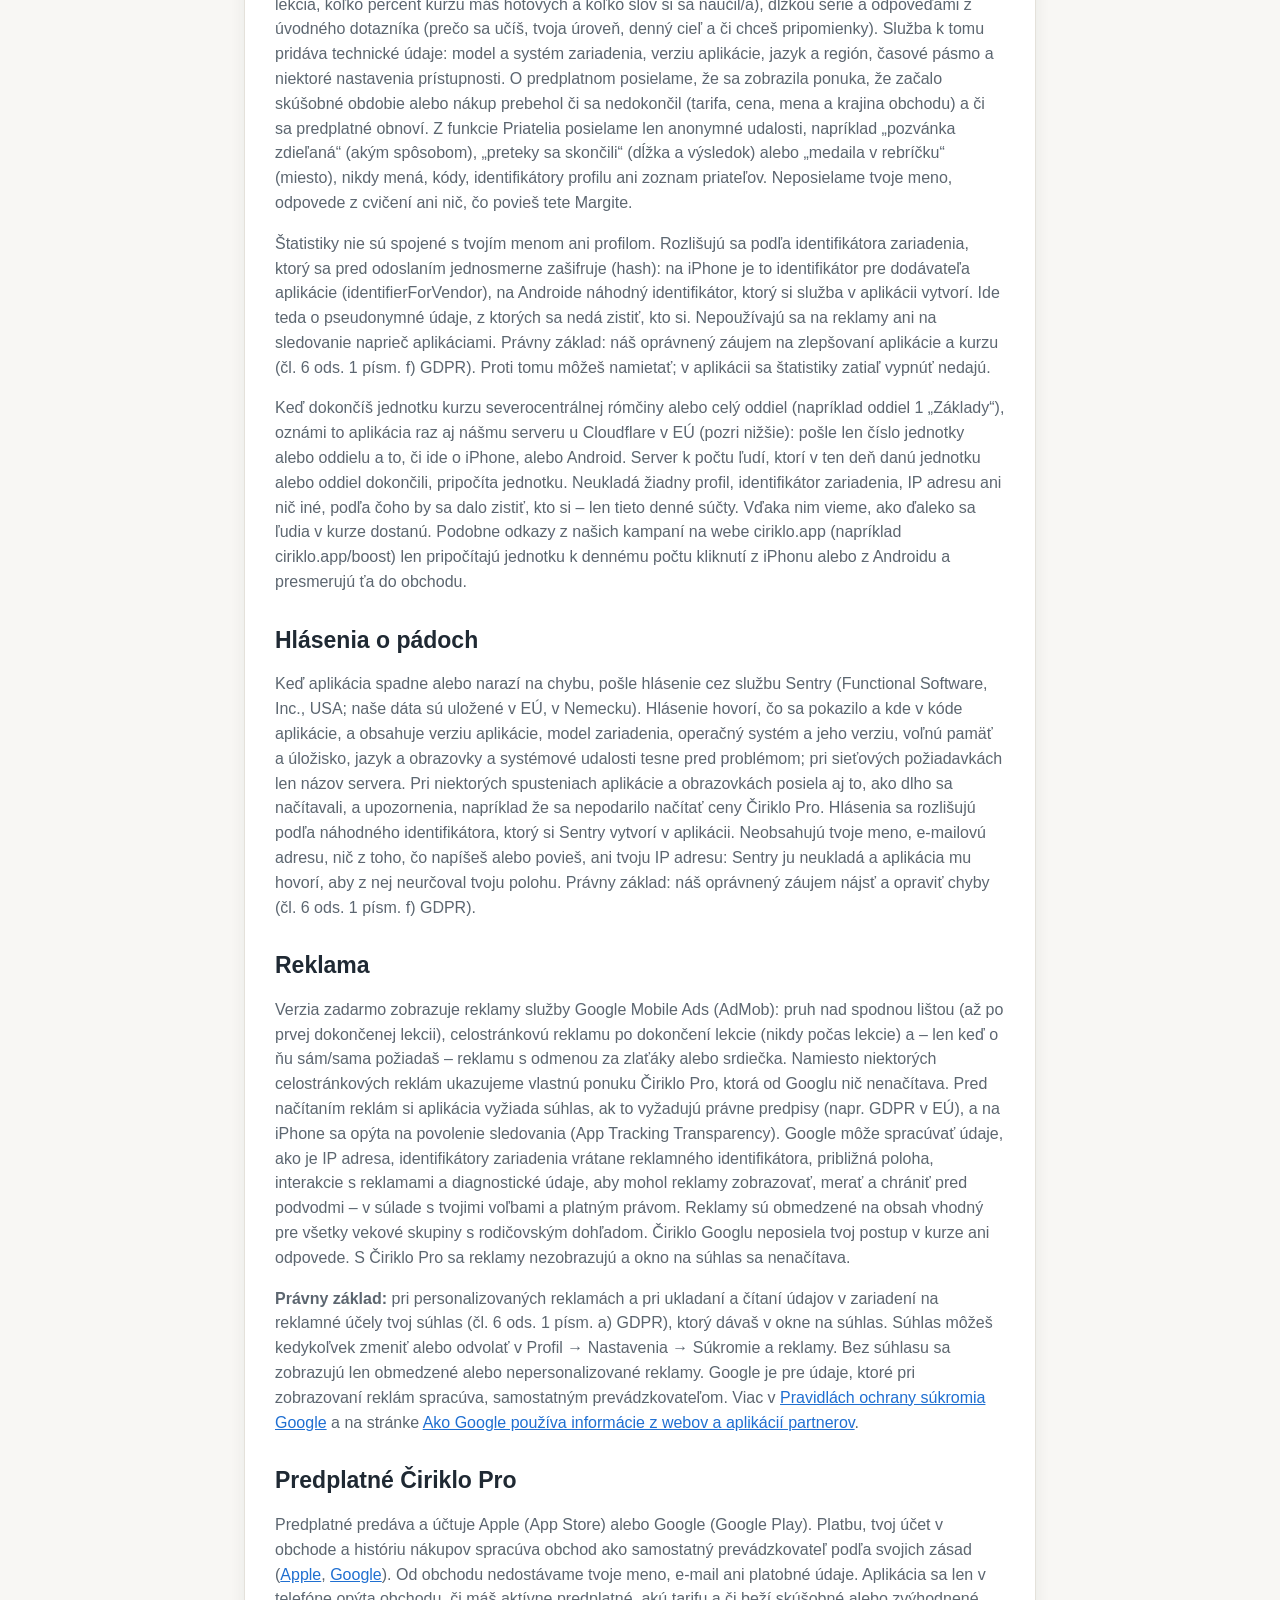
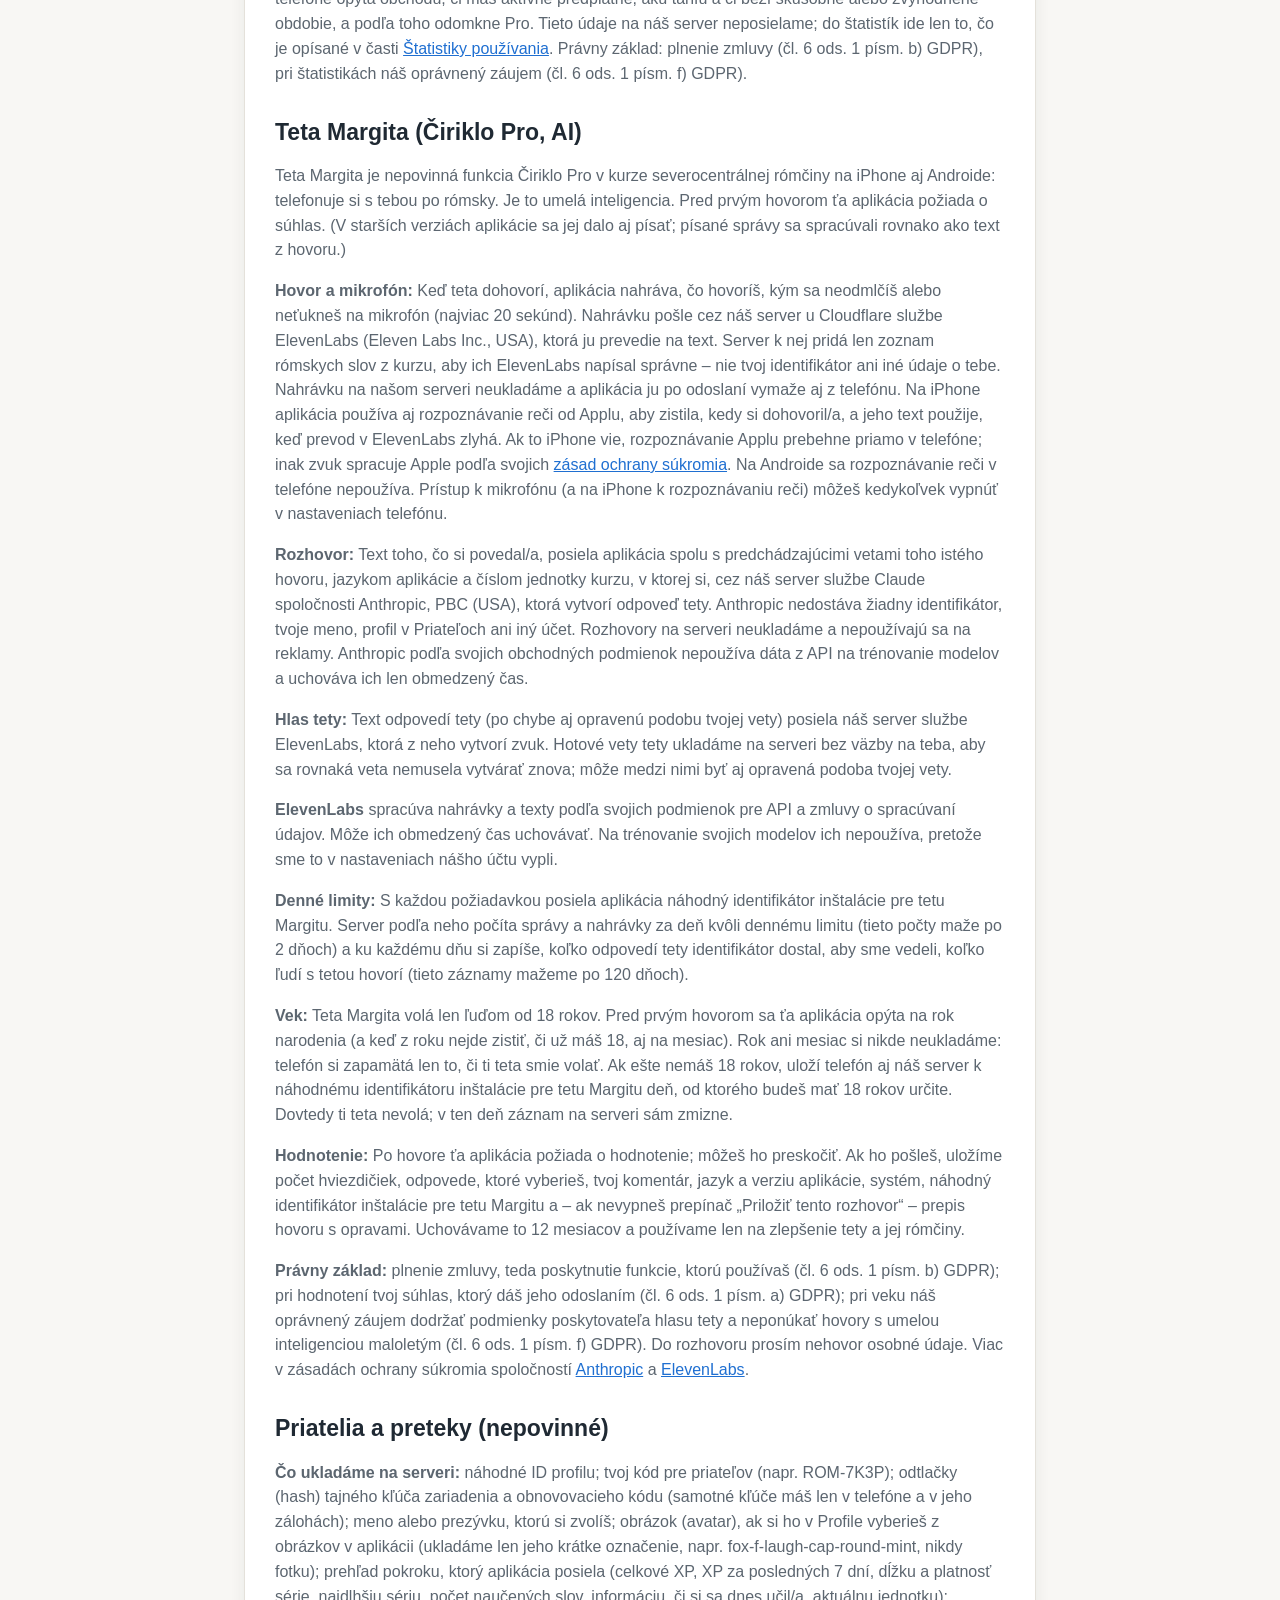
<file: privacy.html>
<!doctype html>
<html lang="cs">
  <head>
    <meta charset="utf-8">
    <meta name="viewport" content="width=device-width, initial-scale=1">
    <title>Čiriklo – Zásady ochrany osobních údajů / Zásady ochrany súkromia / Privacy Policy</title>
    <meta name="description" content="Zásady ochrany osobních údajů aplikace Čiriklo. Zásady ochrany súkromia aplikácie Čiriklo. Privacy Policy of the Čiriklo app.">
    <link rel="stylesheet" href="styles.css">
    <link rel="icon" href="icon.png">
    <link rel="canonical" href="https://ciriklo.app/ochrana-soukromi/">
  </head>
  <body>
    <header><div class="wrap"><div class="brand"><img src="icon.png" alt=""> Čiriklo</div><nav aria-label="Site"><a href="https://ciriklo.app/">ciriklo.app</a><a href="index.html">Podpora / Support</a><a href="privacy.html">Soukromí / Privacy</a><a href="terms.html">Podmínky / Terms</a><a href="imprint.html">Provozovatel / Legal notice</a></nav></div></header>
    <main><article class="card">
      <span class="lang">Česky</span>
      <h1>Zásady ochrany osobních údajů</h1>
      <p><strong>Platné od 28. listopadu 2026</strong></p>
      <p>Správcem osobních údajů je Rudolf Cicko, místo podnikání U Pivovaru 568, 415 01 Teplice, IČO 21126135 (dále „my“), viz <a href="imprint.html">Provozovatel</a>. S otázkami k osobním údajům nám piš na <a href="mailto:support@ciriklo.app">support@ciriklo.app</a>. Pověřence pro ochranu osobních údajů nemáme, protože to pro nás není povinné.</p>

      <h2>Přehled</h2>
      <p>Čiriklo slouží k učení romštiny. Kurz funguje bez registrace a tvůj postup v kurzu se ukládá v telefonu. Předplatné Čiriklo Pro platíš přes App Store nebo Google Play; platební údaje má jen obchod. Pokud si zapneš funkci Přátelé, vytvoříme na našem serveru pseudonymní profil. Nepotřebuješ k tomu e-mail, telefonní číslo ani heslo. S profilem budeš po jednorázovém upozornění i ve veřejném <a href="#zebricek">Žebříčku týdne</a>, pokud ho neodmítneš. Pokud s Pro telefonuješ s tetou Margitou, zpracovávají tvůj hlas a text poskytovatelé umělé inteligence (viz <a href="#margita">Teta Margita</a>). Poskytnutí údajů není zákonnou ani smluvní povinností; bez nich jen nemůžeš používat danou funkci.</p>

      <h2>Údaje v zařízení</h2>
      <p>Tvůj postup v kurzu – dokončené lekce, síla zapamatování slovíček, XP, série, zlaťáky, denní úkoly, nastavení, jméno, pokud ho zadáš, a obrázek (avatar), pokud si ho vybereš – a další údaje potřebné pro výuku (odpovědi v cvičeních, statistiky opakování, denní cíl, čas připomínky a volby z úvodního dotazníku) ukládá aplikace v telefonu. Na náš server posílá aplikace z postupu v kurzu jen to, které jednotky a oddíly kurzu máš hotové, a to anonymně (viz <a href="#statistiky">Statistiky používání</a>), a pokud si zapneš Přátele, také přehled pokroku a záznamy o získaných XP popsané v části <a href="#pratele">Přátelé a závody</a>. Smazáním aplikace se údaje v telefonu odstraní (s výjimkou záloh zařízení, které spravuješ ty, Apple nebo Google). Vše můžeš smazat také v Nastavení → Smazat veškerý postup; tím se smaže i tvůj profil v Přátelích. Tajný klíč profilu v Přátelích a kód pro obnovení má iPhone v Klíčence, kde mohou zůstat i po smazání aplikace; na Androidu jsou v datech aplikace, která se zálohují do zálohy Google.</p>
      <p>Aplikace si v telefonu pamatuje také, zda máš Čiriklo Pro (na Androidu i potvrzení nákupu od Google Play), a vytváří si dva náhodné identifikátory instalace: jeden pro Přátele a závody, druhý pro tetu Margitu. Nejsou odvozené od telefonu ani od tebe a navzájem propojené nejsou. Kam se posílají, popisují části <a href="#pratele">Přátelé a závody</a> a <a href="#margita">Teta Margita</a>.</p>

      <h2>Výslovnost a připomínky</h2>
      <p>Výslovnost romských slov přehrává aplikace z nahrávek uložených přímo v ní, případně ji vytvoří syntéza řeči v zařízení. Mikrofon aplikace používá jen při hovoru s tetou Margitou (viz <a href="#margita">Teta Margita</a>). Připomínky, upozornění na závody a hovory tety Margity jsou místní oznámení naplánovaná v zařízení a nevyžadují server.</p>
      <p><strong>Anketa o hlasu:</strong> Pokud jsi v aplikaci odpověděl/a na otázku, jak se ti líbí hlas výslovnosti (anketa teď neprobíhá), poslala aplikace na náš server tvou odpověď, počet dokončených lekcí, jazyk a verzi aplikace, systém a náhodný identifikátor instalace pro tetu Margitu (nová odpověď nahradí starou). Uchováváme to 12 měsíců a používáme jen k rozhodnutí, jaký hlas v kurzu použít. Právní základ: tvůj souhlas, který dáš odesláním odpovědi (čl. 6 odst. 1 písm. a) GDPR).</p>

      <h2 id="statistiky">Statistiky používání</h2>
      <p>Abychom věděli, které lekce jsou příliš těžké a co v aplikaci zlepšit, posílá Čiriklo statistiky používání přes službu <a href="https://telemetrydeck.com/privacy">TelemetryDeck</a> (TelemetryDeck GmbH, Německo, servery v EU). Jde o události jako „lekce dokončena“ (jednotka, úspěšnost, počet chyb, délka, získané XP), „došla srdíčka“, „zobrazena nabídka Pro“ nebo „zobrazena reklama“, spolu s tím, který kurz se učíš, kde v kurzu jsi (aktuální jednotka a lekce, kolik procent kurzu máš hotovo a kolik slov ses naučil/a), délkou série a odpověďmi z úvodního dotazníku (proč se učíš, tvoje úroveň, denní cíl a zda chceš připomínky). Služba k tomu přidává technické údaje: model a systém zařízení, verzi aplikace, jazyk a region, časové pásmo a některá nastavení zpřístupnění. O předplatném posíláme, že se zobrazila nabídka, že začalo zkušební období nebo proběhl či nedokončil se nákup (tarif, cena, měna a země obchodu) a zda se předplatné obnoví. Z funkce Přátelé posíláme jen anonymní události, například „pozvánka sdílena“ (jakým způsobem), „závod skončil“ (délka a výsledek) nebo „medaile v žebříčku“ (místo), nikdy jména, kódy, identifikátory profilu ani seznam přátel. Neposíláme tvé jméno, odpovědi ze cvičení ani nic, co řekneš tetě Margitě.</p>
      <p>Statistiky nejsou spojené s tvým jménem ani profilem. Rozlišují se podle identifikátoru zařízení, který se před odesláním jednosměrně zašifruje (hash): na iPhonu je to identifikátor pro dodavatele aplikace (identifierForVendor), na Androidu náhodný identifikátor, který si služba v aplikaci vytvoří. Jde tedy o pseudonymní údaje, ze kterých nejde poznat, kdo jsi. Nepoužívají se k reklamám ani ke sledování napříč aplikacemi. Právní základ: náš oprávněný zájem na zlepšování aplikace a kurzu (čl. 6 odst. 1 písm. f) GDPR). Proti tomu můžeš vznést námitku; v aplikaci zatím statistiky vypnout nejde.</p>
      <p>Když dokončíš jednotku kurzu severocentrální romštiny nebo celý oddíl (například oddíl 1 „Základy“), oznámí to aplikace jednou také našemu serveru u Cloudflare v EU (viz níže): pošle jen číslo jednotky nebo oddílu a to, jestli jde o iPhone, nebo Android. Server k počtu lidí, kteří ten den danou jednotku nebo oddíl dokončili, přičte jedničku. Neukládá žádný profil, identifikátor zařízení, IP adresu ani nic jiného, podle čeho by šlo poznat, kdo jsi – jen tyto denní součty. Díky nim víme, jak daleko se lidé v kurzu dostanou. Podobně odkazy z našich kampaní na webu ciriklo.app (například ciriklo.app/boost) jen přičtou jedničku k dennímu počtu kliknutí z iPhonu, nebo z Androidu a přesměrují tě do obchodu.</p>

      <h2 id="pady">Hlášení o pádech</h2>
      <p>Když aplikace spadne nebo narazí na chybu, pošle hlášení přes službu Sentry (Functional Software, Inc., USA; naše data jsou uložená v EU, v Německu). Hlášení říká, co se pokazilo a kde v kódu aplikace, a obsahuje verzi aplikace, model zařízení, operační systém a jeho verzi, volnou paměť a úložiště, jazyk a obrazovky a systémové události těsně před problémem; u síťových požadavků jen název serveru. U některých spuštění aplikace a obrazovek posílá také, jak dlouho se načítaly, a varování, například že se nepodařilo načíst ceny Čiriklo Pro. Hlášení se rozlišují podle náhodného identifikátoru, který si Sentry vytvoří v aplikaci. Neobsahují tvé jméno, e-mailovou adresu, nic z toho, co napíšeš nebo řekneš, ani tvou IP adresu: Sentry ji neukládá a aplikace mu říká, aby z ní neurčoval tvou polohu. Právní základ: náš oprávněný zájem najít a opravit chyby (čl. 6 odst. 1 písm. f) GDPR).</p>

      <h2>Reklama</h2>
      <p>Verze zdarma zobrazuje reklamy služby Google Mobile Ads (AdMob): proužek nad spodní lištou (až po první dokončené lekci), celostránkovou reklamu po dokončení lekce (nikdy během lekce) a – jen když o ni sám/sama požádáš – reklamu s odměnou za zlaťáky nebo srdíčka. Místo některých celostránkových reklam ukazujeme vlastní nabídku Čiriklo Pro, která od Googlu nic nenačítá. Před načtením reklam si aplikace vyžádá souhlas, pokud to vyžadují právní předpisy (např. GDPR v EU), a na iPhonu se zeptá na povolení sledování (App Tracking Transparency). Google může zpracovávat údaje, jako je IP adresa, identifikátory zařízení včetně reklamního identifikátoru, přibližná poloha, interakce s reklamami a diagnostické údaje, aby mohl reklamy zobrazovat, měřit a chránit před podvody – v souladu s tvými volbami a platným právem. Reklamy jsou omezeny na obsah vhodný pro všechny věkové skupiny s rodičovským dohledem. Čiriklo Googlu neposílá tvůj postup v kurzu ani odpovědi. S Čiriklo Pro se reklamy nezobrazují a okno pro souhlas se nenačítá.</p>
      <p><strong>Právní základ:</strong> pro personalizované reklamy a pro ukládání a čtení údajů v zařízení pro reklamní účely tvůj souhlas (čl. 6 odst. 1 písm. a) GDPR), který dáváš v okně pro souhlas. Souhlas můžeš kdykoli změnit nebo odvolat v Profil → Nastavení → Soukromí a reklamy. Bez souhlasu se zobrazují jen omezené nebo nepersonalizované reklamy. Google je pro údaje, které při zobrazování reklam zpracovává, samostatným správcem. Více v <a href="https://policies.google.com/privacy">Zásadách ochrany soukromí Google</a> a na stránce <a href="https://policies.google.com/technologies/partner-sites">Jak Google používá informace z webů a aplikací partnerů</a>.</p>

      <h2 id="pro">Předplatné Čiriklo Pro</h2>
      <p>Předplatné prodává a účtuje Apple (App Store) nebo Google (Google Play). Platbu, tvůj účet u obchodu a historii nákupů zpracovává obchod jako samostatný správce podle svých zásad (<a href="https://www.apple.com/legal/privacy/">Apple</a>, <a href="https://policies.google.com/privacy">Google</a>). Od obchodu nedostáváme tvé jméno, e-mail ani platební údaje. Aplikace se jen v telefonu zeptá obchodu, zda máš aktivní předplatné, jaký tarif a zda běží zkušební nebo zvýhodněné období, a podle toho odemkne Pro. Tyto údaje na náš server neposíláme; do statistik jde jen to, co je popsáno v části <a href="#statistiky">Statistiky používání</a>. Právní základ: plnění smlouvy (čl. 6 odst. 1 písm. b) GDPR), u statistik náš oprávněný zájem (čl. 6 odst. 1 písm. f) GDPR).</p>

      <h2 id="margita">Teta Margita (Čiriklo Pro, AI)</h2>
      <p>Teta Margita je nepovinná funkce Čiriklo Pro v kurzu severocentrální romštiny na iPhonu i Androidu: telefonuje si s tebou romsky. Je to umělá inteligence. Před prvním hovorem tě aplikace požádá o souhlas. (Ve starších verzích aplikace se jí dalo i psát; psané zprávy se zpracovávaly stejně jako text z hovoru.)</p>
      <p><strong>Hovor a mikrofon:</strong> Když teta domluví, aplikace nahrává, co říkáš, dokud se neodmlčíš nebo neklepneš na mikrofon (nejvýš 20 sekund). Nahrávku pošle přes náš server u Cloudflare službě ElevenLabs (Eleven Labs Inc., USA), která ji převede na text. Server k ní přidá jen seznam romských slov z kurzu, aby je ElevenLabs napsal správně – ne tvůj identifikátor ani jiné údaje o tobě. Nahrávku na našem serveru neukládáme a aplikace ji po odeslání smaže i z telefonu. Na iPhonu aplikace používá také rozpoznávání řeči od Applu, aby poznala, kdy jsi domluvil/a, a jeho text použije, když převod u ElevenLabs selže. Pokud to iPhone umí, rozpoznávání Applu proběhne přímo v telefonu; jinak zvuk zpracuje Apple podle svých <a href="https://www.apple.com/legal/privacy/">zásad ochrany soukromí</a>. Na Androidu se rozpoznávání řeči v telefonu nepoužívá. Přístup k mikrofonu (a na iPhonu k rozpoznávání řeči) můžeš kdykoli vypnout v nastavení telefonu.</p>
      <p><strong>Rozhovor:</strong> Text toho, co jsi řekl/a, posílá aplikace spolu s předchozími větami téhož hovoru, jazykem aplikace a číslem jednotky kurzu, ve které jsi, přes náš server službě Claude společnosti Anthropic, PBC (USA), která vytvoří odpověď tety. Anthropic nedostává žádný identifikátor, tvé jméno, profil v Přátelích ani jiný účet. Rozhovory na serveru neukládáme a nepoužívají se k reklamám. Anthropic podle svých obchodních podmínek nepoužívá data z API k tréninku modelů a uchovává je jen omezenou dobu.</p>
      <p><strong>Hlas tety:</strong> Text odpovědí tety (po chybě i opravenou podobu tvé věty) posílá náš server službě ElevenLabs, která z něj vytvoří zvuk. Hotové věty tety ukládáme na serveru bez vazby na tebe, aby se stejná věta nemusela vytvářet znovu; může mezi nimi být i opravená podoba tvé věty.</p>
      <p><strong>ElevenLabs</strong> zpracovává nahrávky a texty podle svých podmínek pro API a smlouvy o zpracování údajů. Může je po omezenou dobu uchovávat. K trénování svých modelů je nepoužívá, protože jsme to v nastavení našeho účtu vypnuli.</p>
      <p><strong>Denní limity:</strong> S každým požadavkem posílá aplikace náhodný identifikátor instalace pro tetu Margitu. Server podle něj počítá zprávy a nahrávky za den kvůli dennímu limitu (tyto počty maže po 2 dnech) a ke každému dni si zapíše, kolik odpovědí tety identifikátor dostal, abychom věděli, kolik lidí s tetou mluví (tyto záznamy mažeme po 120 dnech).</p>
      <p><strong>Věk:</strong> Teta Margita volá jen lidem od 18 let. Před prvním hovorem se tě aplikace zeptá na rok narození (a když z roku nejde poznat, jestli ti už je 18, i na měsíc). Rok ani měsíc si nikde neukládáme: telefon si zapamatuje jen, jestli ti teta smí volat. Pokud ti ještě nebylo 18 let, uloží telefon i náš server k náhodnému identifikátoru instalace pro tetu Margitu den, od kterého ti 18 let určitě bude. Do té doby ti teta nevolá; ten den záznam na serveru sám zmizí.</p>
      <p><strong>Hodnocení:</strong> Po hovoru tě aplikace požádá o hodnocení; můžeš ho přeskočit. Pokud ho pošleš, uložíme počet hvězdiček, odpovědi, které vybereš, tvůj komentář, jazyk a verzi aplikace, systém, náhodný identifikátor instalace pro tetu Margitu a – pokud nevypneš přepínač „Přiložit tento rozhovor“ – přepis hovoru s opravami. Uchováváme to 12 měsíců a používáme jen ke zlepšení tety a její romštiny.</p>
      <p><strong>Právní základ:</strong> plnění smlouvy, tedy poskytnutí funkce, kterou používáš (čl. 6 odst. 1 písm. b) GDPR); u hodnocení tvůj souhlas, který dáš jeho odesláním (čl. 6 odst. 1 písm. a) GDPR); u věku náš oprávněný zájem dodržet podmínky poskytovatele hlasu tety a nenabízet hovory s umělou inteligencí nezletilým (čl. 6 odst. 1 písm. f) GDPR). Do rozhovoru prosím neříkej osobní údaje. Více v zásadách ochrany soukromí společností <a href="https://www.anthropic.com/legal/privacy">Anthropic</a> a <a href="https://elevenlabs.io/privacy-policy">ElevenLabs</a>.</p>

      <h2 id="pratele">Přátelé a závody (nepovinné)</h2>
      <p><strong>Co ukládáme na serveru:</strong> náhodné ID profilu; tvůj kód pro přátele (např. <span class="nowrap">ROM-7K3P</span>); otisky (hash) tajného klíče zařízení a kódu pro obnovení (samotné klíče máš jen v telefonu a v jeho zálohách); jméno nebo přezdívku, kterou si zvolíš; obrázek (avatar), pokud si ho v Profilu vybereš z obrázků v aplikaci (ukládáme jen jeho krátké označení, např. fox-f-laugh-cap-round-mint, nikdy fotku); přehled pokroku, který aplikace posílá (celkové XP, XP za posledních 7 dní, délku a platnost série, nejdelší sérii, počet naučených slov, informaci, zda ses dnes učil/a, aktuální jednotku); záznamy o získaných XP (počet bodů, druh aktivity, čas podle telefonu i serveru a zda se záznam započítává, nikdy obsah lekcí) za posledních 40 dní kvůli vyhodnocení závodů; seznam přátel, žádosti, pozvánky a zablokované hráče; záznam o tom, koho jsi odebral/a z přátel nebo zablokoval/a, a kdy (aby ho tvoje starší pozvánky nepřidaly zpět); závody (soupeř, začátek, konec, body, výsledek, odměna) a u vyzvednuté odměny náhodný identifikátor instalace aplikace; hlášení a zásahy moderátora; verzi pravidel, se kterou jsi souhlasil/a, a čas souhlasu; čas vytvoření profilu, posledního připojení aplikace a poslední synchronizace a čas poslední změny jména a kódu; denní počty odeslaných žádostí, výzev a hlášení (kvůli limitům); automatický příznak podezření z podvádění; do kdy máš Čiriklo Pro darem, pokud ti ho darujeme; zda máš aktivní předplatné Čiriklo Pro z App Store nebo Google Play (jen ano, nebo ne; aplikace to posílá kvůli ceně týdne, viz <a href="#zebricek">Žebříček týdne</a>); pokud se připojíš ke skupině s Čiriklo Pro (např. škola nebo organizace, která ho zaplatila), ke které skupině patříš a odkdy; údaje k Žebříčku týdne popsané v části <a href="#zebricek">Žebříček týdne</a>.</p>
      <p><strong>Co na serveru neukládáme:</strong> odpovědi z lekcí, kontakty z adresáře telefonu, polohu, e-mail, telefonní číslo, IP adresu ani nastavení časového pásma. Přehled pokroku ale obsahuje začátky tvých posledních dní podle místního času (místní půlnoc), takže z něj lze poznat posun tvého času oproti UTC. Pozvánky posíláš přes systémové sdílení, WhatsApp nebo SMS. Když vybereš kamaráda z kontaktů, číslo se použije jen v telefonu k otevření SMS a nikam se neodesílá.</p>
      <p><strong>Kdo co vidí:</strong> jméno, kód pro přátele, XP, sérii, jednotku, informaci, zda ses dnes učil/a a zda jsi déle než 30 dní neotevřel/a aplikaci, a výsledky závodů vidí jen přátelé, které přidáš pozvánkou nebo přijetím žádosti. Tvůj obrázek (avatar), pokud si ho vybereš, se ukazuje vedle tvého jména tam, kde tvoje jméno vidí ostatní: u přátel, v žádosti, kterou pošleš, v závodech a v žebříčcích. Kdo ti pošle žádost, tvoje jméno ani obrázek neuvidí, dokud ji nepřijmeš. Když někomu pošleš žádost ty, uvidí tvoje jméno. Kdo otevře tvou pozvánku, uvidí tvoje jméno. Pozvánka platí 60 dní a může ji použít až 50 lidí; kdo ji dostane, stane se po klepnutí na „Přidat do přátel“ tvým přítelem bez dalšího potvrzení. Odkaz můžeš kdykoli zneplatnit v aplikaci (Pozvat kamaráda → Vytvořit nový odkaz). Hráči, se kterými jsi závodil/a, vidí výsledek závodu ještě přibližně měsíc po jeho skončení: dokud jste přátelé, s tvým aktuálním jménem a kódem; když už přátelé nejste (odebrání nebo zablokování), jen s kódem z té doby, bez jména a bez obrázku. Kdo tě zablokuje, vidí ve svém seznamu zablokovaných jen kód a jméno z doby zablokování (jméno jen tehdy, pokud ho už předtím znal), ne jejich pozdější změny. Ostatním se tvoje údaje ukazují se zpožděním až 15 minut. Veřejné vyhledávání hráčů není. Pokud jsi v Žebříčku týdne, uvidí tvoje jméno, vlajku a body za týden, a pokud jsi mezi prvními 25 v žebříčcích všech dob, i celkové XP, počet naučených slov a sérii, i ostatní uživatelé (viz <a href="#zebricek">Žebříček týdne</a>). Když se připojíš ke skupině s Čiriklo Pro, uvidí ten, kdo skupinu za školu nebo organizaci spravuje, tvoje jméno, kód pro přátele a den připojení, nic dalšího. Skupinu můžeš kdykoli opustit v Profil → Nastavení u Čiriklo Pro („Opustit skupinu“).</p>
      <p><strong>Identifikátor instalace:</strong> Požadavky na server Přátel nesou náhodný identifikátor instalace pro Přátele, a to i některé, které aplikace posílá bez profilu (na Androidu dotaz na nastavení zhruba jednou za hodinu, na iPhonu náhled pozvánky). Server ho ukládá jen u vyzvednutých odměn ze závodů, aby šla každá odměna vyzvednout jen jednou. Na Androidu aplikace po instalaci jednou přečte z Google Play odkaz, přes který byla nainstalována (Install Referrer), aby našla případnou pozvánku od kamaráda; nikam ho neposílá.</p>
      <p><strong>Právní základ:</strong> plnění smlouvy, tedy poskytnutí funkce, kterou si zapneš (čl. 6 odst. 1 písm. b) GDPR), a oprávněný zájem na bezpečnosti, moderování a prevenci podvádění (čl. 6 odst. 1 písm. f) GDPR). Jména kontrolujeme automaticky podle seznamu nevhodných slov, hlášení posuzuje člověk. Pokud jméno nahlásí dva hráči, nebo přítel kvůli nenávisti, může se jméno skrýt automaticky ještě před kontrolou; hlášení pak posoudí člověk.</p>
      <p>Pravidla komunity a závodů najdeš v <a href="terms.html#pratele">Podmínkách použití</a>.</p>

      <h2 id="zebricek">Žebříček týdne (nepovinné)</h2>
      <p>Žebříček týdne ukazuje pět lidí, kteří od pondělí do neděle (středoevropského času) získali nejvíc XP. Být v něm můžeš jen s profilem v Přátelích; ukazuje se v něm tvoje jméno z Přátel. Když máš profil, aplikace ti jednou ukáže upozornění „Jsi v žebříčku týdne“ s tím, jak tě v něm ostatní uvidí (jméno, vlajka a obrázek, pokud sis ho vybral/a), a s tlačítky „Jdu do toho“, „Změnit vlajku“ a „Nechci být v žebříčku“. Do žebříčku tě zařadíme až potom, co upozornění zavřeš; když zvolíš „Nechci být v žebříčku“, nejsi v něm. Než upozornění uvidíš, v žebříčku nejsi. Starší verze aplikace upozornění neukazují; v nich se do žebříčku můžeš jen sám/sama přidat na jeho obrazovce.</p>
      <p><strong>Co ukládáme na serveru:</strong> zda jsi v žebříčku a kdy ses o tom poprvé rozhodl/a (zavřením upozornění, přidáním se nebo odchodem), aby se upozornění neukazovalo znovu; vlajku státu, kterou si zvolíš, nebo to, že vlajku nechceš; za každý týden tvoje body, pořadí, čas posledních započítaných bodů (při stejném počtu bodů je výš ten, kdo jich dosáhl dřív) a náhodné označení tvého řádku, které se každý týden mění a slouží jen k nahlášení nebo skrytí řádku; medaile za 1.–3. místo (týden, místo a body); hráče, které sis v žebříčku skryl/a; pokud tě ze žebříčku vyřadí hlášení, čas vyřazení; a pokud vyhraješ cenu týdne, za který týden, s jakým místem a body a od kdy do kdy platí (jen tvoji poslední cenu). Body počítáme ze záznamů o získaných XP popsaných v části <a href="#pratele">Přátelé a závody</a>, nejvýš 300 za den.</p>
      <p><strong>Vlajka:</strong> Aplikace ti stát předvyplní podle nastavení regionu v telefonu, ne podle polohy. Na server se dostane jen vlajka, se kterou upozornění zavřeš nebo se přidáš. Kdykoli ji můžeš změnit nebo odebrat.</p>
      <p><strong>Kdo co vidí:</strong> Pět nejlepších probíhajícího týdne a medailisty minulého týdne (ještě 14 dní po jeho konci) vidí s jejich jménem, obrázkem (avatarem), vlajkou, body a pořadím všichni, kdo Čiriklo používají, i bez profilu v Přátelích. Pokud mezi pěti nejlepšími nejsi, vidíš svoje pořadí jen ty. Body ostatních se obnovují zhruba po čtvrthodině, takže ze žebříčku nejde vyčíst, kdy přesně se kdo učil. Svoje medaile vidíš ve svém profilu ty a v detailu přítele i tví přátelé (počet zlatých, stříbrných a bronzových). Kód pro přátele ani jiné údaje z profilu se v žebříčku neukazují. O ceně týdne víš jen ty: ostatním neukazujeme, kdo ji dostal, ani kdo má předplatné.</p>
      <p><strong>Žebříčky všech dob:</strong> Kdo je v Žebříčku týdne, je zároveň v žebříčcích všech dob, které se otevírají z dlaždic v Profilu: podle celkových XP, počtu naučených slov, aktuální série a nejdelší série. Hodnoty bereme z přehledu pokroku, který aplikace posílá (viz <a href="#pratele">Přátelé a závody</a>). Prvních 25 v každém z nich vidí se jménem, obrázkem, vlajkou, hodnotou a pořadím všichni, kdo Čiriklo používají, i bez profilu v Přátelích; svoje pořadí mimo prvních 25 vidíš jen ty. Hodnoty ostatních se obnovují zhruba po čtvrthodině. Tvůj řádek v nich má náhodné označení, které slouží jen k nahlášení nebo skrytí řádku; mění se, když se do žebříčku přidáš nebo si změníš jméno, a když žebříček opustíš, smažeme ho. Hlášení, skrytí a odchod fungují stejně jako v Žebříčku týdne: kdo žebříček opustí, zmizí i ze žebříčků všech dob.</p>
      <p><strong>Hlášení a skrytí:</strong> Nevhodné jméno nebo podvádění nahlásíš podržením prstu na řádku. Pokud jméno nahlásí dva různí hráči (nepočítají se hlášení podvádění), zmizí ze žebříčku hned a vrátit se do něj jde až po změně jména; hlášení pak posoudí člověk. Hlášení podvádění posuzuje jen člověk. Profily podezřelé z podvádění, vyloučené moderátorem nebo se skrytým jménem se do žebříčku nezapočítávají. Řádek můžeš i skrýt; zmizí pak jen tobě.</p>
      <p><strong>Odchod:</strong> Ze žebříčku můžeš odejít hned v upozornění nebo kdykoli později v nabídce na jeho obrazovce (Profil → Žebříček týdne) a kdykoli se zase přidat. Tvoje jméno z něj hned zmizí a body z probíhajícího týdne smažeme. Body a pořadí z ukončených týdnů uchováváme rok od konce týdne a ostatním se už neukazují; medaile ti zůstanou a dál je vidí i tví přátelé, dokud profil nesmažeš. Smazáním profilu v Přátelích se smaže všechno, co se žebříčku týká, kromě hlášení (viz <a href="#uchovavani">Uchovávání</a>).</p>
      <p><strong>Právní základ:</strong> náš oprávněný zájem (čl. 6 odst. 1 písm. f) GDPR) na společném týdenním žebříčku, který motivuje k pravidelnému učení, a na hlášení, moderování a prevenci podvádění. Při jeho posouzení jsme vzali v úvahu, že se ukazuje jen jméno nebo přezdívka, kterou si sám/sama zvolíš, obrázek z nabídky v aplikaci, pokud si ho vybereš (nikdy fotka), vlajka a body za týden, a to jen u pěti nejlepších týdne a medailistů minulého týdne, a v žebříčcích všech dob celkové XP, počet naučených slov a série, a to jen u prvních 25; že tě předem upozorníme a do té doby v žebříčku nejsi; a že můžeš hned i kdykoli později odejít. Odchod ze žebříčku je zároveň tvoje námitka (čl. 21 GDPR) a vždy jí vyhovíme. Cenu týdne dáváme podle pravidel v <a href="terms.html#cena">Podmínkách použití</a> (plnění smlouvy, čl. 6 odst. 1 písm. b) GDPR); proto potřebujeme vědět, zda už předplatné Čiriklo Pro máš, a pamatujeme si tvoji poslední cenu (znovu vyhrát lze až po 90 dnech). Pravidla žebříčku najdeš v aplikaci pod „Jak to funguje“.</p>

      <h2 id="android">Upozornění na verzi pro Android (web)</h2>
      <p>Dokud Čiriklo pro Android nebylo na Google Play, mohl/a jsi nám na webu ciriklo.app nechat e-mailovou adresu, abychom ti dali vědět, až vyjde. Uložili jsme jen adresu, jazyk stránky a čas přihlášení, a to na serveru u Cloudflare v EU (viz níže); s profilem v Přátelích ani s aplikací je nespojujeme. Adresu použijeme jen k jednomu e-mailu o vydání a potom ji smažeme. Neprodáme ji ani ji nikomu nedáme k reklamě; k odeslání může posloužit služba pro rozesílání e-mailů, která ji zpracuje jen kvůli tomuto odeslání. Právní základ: tvůj souhlas (čl. 6 odst. 1 písm. a) GDPR). Souhlas můžeš kdykoli odvolat e-mailem na <a href="mailto:support@ciriklo.app">support@ciriklo.app</a>; adresu pak smažeme.</p>

      <h2>Spolupráce na obsahu kurzu</h2>
      <p>Lidé, kteří s námi kontrolují a opravují obsah kurzu, mají účet ve webové administraci admin.ciriklo.app. Ukládáme jejich e-mail, jméno, roli, jazyk, otisk (hash) hesla, údaje o pozvánce a posledním přihlášení a jejich návrhy oprav, komentáře a nahrávky výslovnosti, a to v databázi Cloudflare D1 v EU. Pozvánku posíláme e-mailem přes službu Brevo. Právní základ: plnění dohody o spolupráci (čl. 6 odst. 1 písm. b) GDPR). Účet uchováváme po dobu spolupráce; návrhy, komentáře a nahrávky, které se staly součástí kurzu, i potom jako jeho historii. Smazání účtu si můžeš kdykoli vyžádat e-mailem.</p>

      <h2>Komu údaje předáváme</h2>
      <ul>
        <li><strong>Cloudflare, Inc.</strong> (USA), zpracovatel: náš server (Cloudflare Workers), databáze D1 a úložiště Workers KV. Databáze D1 jsou vytvořené v jurisdikci EU, data jsou tedy uložená v EU; Workers KV (hotové věty tety Margity a denní počty pro limity) drží data v síti Cloudflare i mimo EU. IP adresy zpracovává Cloudflare jen přechodně kvůli doručení požadavku a ochraně před zneužitím; my je do databází neukládáme. Cloudflare vede krátkodobé provozní záznamy serveru (nejvýš 7 dní). Předání kryje smlouva o zpracování (DPA) Cloudflare, která vychází z rámce EU–USA pro ochranu osobních údajů a standardních smluvních doložek.</li>
        <li><strong>TelemetryDeck GmbH</strong> (Německo), zpracovatel: statistiky používání, servery v EU.</li>
        <li><strong>Functional Software, Inc.</strong> (Sentry, USA), zpracovatel: hlášení o pádech a rychlost aplikace, data uložená v EU (Německo). Předání kryje smlouva o zpracování (DPA) se standardními smluvními doložkami; Sentry je také certifikován podle rámce EU–USA pro ochranu osobních údajů (Data Privacy Framework).</li>
        <li><strong>Anthropic, PBC</strong> (USA), zpracovatel: odpovědi tety Margity. Předání kryje smlouva o zpracování (DPA) se standardními smluvními doložkami.</li>
        <li><strong>Eleven Labs Inc.</strong> (USA), zpracovatel: převod řeči tety Margity na text a její hlas. Předání kryje smlouva o zpracování (DPA) se standardními smluvními doložkami; ElevenLabs je také certifikována v rámci EU–USA pro ochranu osobních údajů.</li>
        <li><strong>Brevo</strong> (Francie), zpracovatel: e-mailové pozvánky pro spolupracovníky na kurzu.</li>
        <li><strong>Škola nebo organizace</strong>, která zaplatila Čiriklo Pro pro skupinu, ke které se připojíš: jen tvoje jméno, kód pro přátele a den připojení.</li>
        <li><strong>Google</strong> (Google Ireland Limited a Google LLC), samostatný správce: reklamy AdMob a okno pro souhlas; na Androidu také Google Play (nákupy, odkaz z instalace, hodnocení aplikace).</li>
        <li><strong>Apple</strong> (Apple Distribution International Ltd. a Apple Inc.), samostatný správce: App Store a nákupy; na iPhonu také rozpoznávání řeči při hovoru s tetou Margitou.</li>
      </ul>
      <p>Údaje neprodáváme. Jiným příjemcům je můžeme předat jen tehdy, když to vyžaduje zákon (například na žádost soudu nebo policie). Automatizované rozhodování s právními nebo podobně závažnými účinky nepoužíváme; automatická kontrola jmen v Přátelích jen skryje nevhodné jméno, dvě hlášení jen vyřadí jméno ze žebříčku týdne a hlášení vždy posoudí člověk.</p>

      <h2 id="uchovavani">Uchovávání</h2>
      <ul>
        <li>profil: do smazání, nebo automaticky po 6 měsících bez otevření aplikace;</li>
        <li>záznamy XP: 40 dní;</li>
        <li>žádosti o přátelství a nevyzvednuté odměny: 30 dní;</li>
        <li>pozvánky: do vypršení (nejvýš 60 dní) nebo zneplatnění a potom ještě 1 den;</li>
        <li>závody (u vyzvednuté odměny i s identifikátorem instalace): 12 měsíců od vytvoření; po smazání profilu v nich zůstanou body a výsledek bez tvého jména a kódu;</li>
        <li>přátelství, blokace a skrytí hráčů v žebříčku týdne: do smazání jednoho z profilů;</li>
        <li>body a pořadí v Žebříčku týdne: 1 rok od konce týdne; medaile a tvoje poslední cena týdne: do smazání profilu;</li>
        <li>záznamy o odebrání z přátel nebo zablokování: 60 dní;</li>
        <li>hlášení a záznamy moderace: 12 měsíců od vyřízení, a to i po smazání profilu (obsahují nahlášené jméno a kód pro přátele; bezpečnostní výjimka);</li>
        <li>otisky zrušených tajných klíčů: 90 dní, i po smazání profilu (nejsou spojené s profilem, slouží jen k tomu, aby klíč nešel znovu použít);</li>
        <li>vyřazené kódy pro přátele (jen samotný kód a čas, bez vazby na profil a bez jména): 2 roky po smazání profilu nebo po změně kódu, aby se kód nedostal k jinému hráči, dokud ho ještě uvádějí starší pozvánky;</li>
        <li>e-maily, ve kterých žádáš o kopii údajů nebo o smazání (tvoje adresa a kódy): nejvýš 30 dní po vyřízení;</li>
        <li>e-mailové adresy z webu pro upozornění na Android: do odeslání upozornění, nejvýš 2 roky;</li>
        <li>denní součty dokončených jednotek a oddílů kurzu a kliknutí na odkazy z kampaní (bez osobních údajů): bez časového omezení;</li>
        <li>statistiky v TelemetryDeck (pseudonymní): dokud je potřebujeme k vyhodnocování vývoje aplikace (pravidla uchovávání určuje také TelemetryDeck);</li>
        <li>hlášení o pádech v Sentry: nejvýše 90 dní;</li>
        <li>členství ve skupině s Čiriklo Pro: dokud skupinu neopustíš, dokud tě z ní neodebereme my nebo ten, kdo ji spravuje, nebo do smazání profilu; záznamy o tom, že jsme tě do skupiny přidali nebo z ní odebrali: 12 měsíců;</li>
        <li>kontakt na toho, kdo skupinu za školu nebo organizaci objednal: po dobu trvání skupiny, potom jen ve smlouvách a fakturách, které musíme podle zákona uchovávat (až 10 let);</li>
        <li>rozhovory s tetou Margitou a nahrávky z hovorů: na našem serveru se neukládají, z telefonu se nahrávka maže hned po odeslání; denní počty zpráv a nahrávek podle identifikátoru instalace: 2 dny;</li>
        <li>denní počty odpovědí tety Margity podle identifikátoru instalace: 120 dní;</li>
        <li>údaj, že ti ještě nebylo 18 let (u identifikátoru instalace pro tetu Margitu): do dne, kdy ti bude 18;</li>
        <li>odpověď v anketě o hlasu výslovnosti: 12 měsíců;</li>
        <li>hodnocení rozhovorů s tetou Margitou (a přiložený přepis): 12 měsíců;</li>
        <li>hotové věty hlasu tety Margity (bez vazby na tebe): bez časového omezení;</li>
        <li>účty spolupracovníků na kurzu: po dobu spolupráce;</li>
        <li>provozní záznamy serveru: nejvýš 7 dní;</li>
        <li>zálohy: smazané údaje zmizí do 30 dnů.</li>
      </ul>

      <h2 id="smazani">Smazání profilu</h2>
      <ul>
        <li>V aplikaci: Profil → Nastavení → Přátelé a soukromí → Smazat profil v Přátelích. „Smazat veškerý postup“ smaže profil také.</li>
        <li>Smazání na serveru proběhne hned, ze záloh do 30 dnů.</li>
        <li>Přátelé uvidí ve společných závodech „Smazaný hráč“. Zlaťáky už připsané v telefonu zůstanou.</li>
        <li>Po smazání zůstanou jen hlášení a záznamy moderace, závody bez tvého jména a kódu, otisky zrušených klíčů a samotný vyřazený kód pro přátele (bez vazby na profil), a to po dobu uvedenou v části <a href="#uchovavani">Uchovávání</a>.</li>
        <li>Bez aplikace: viz <a href="delete-account.html">Smazání profilu v Přátelích</a>.</li>
      </ul>

      <h2>Děti</h2>
      <p>Čiriklo není určeno výhradně dětem. Na věk se ptá jen před prvním hovorem s tetou Margitou, protože teta volá jen dospělým (od 18 let). Reklamy jsou omezeny na obsah vhodný pro všechny věkové skupiny s rodičovským dohledem. Pokud ti ještě nebylo 15 let (na Slovensku 16 let), souhlas s personalizovanými reklamami za tebe musí dát rodič. Funkce Přátelé je určena uživatelům od 13 let. Ukazuje jen jméno a statistiky, nejsou v ní zprávy ani chat a profil vidí jen přijatí přátelé (s výjimkami popsanými v části <a href="#pratele">Kdo co vidí</a>). Do veřejného Žebříčku týdne tě zařadíme až po jednorázovém upozornění, ze kterého můžeš hned odejít, a ukazuje se v něm jen jméno, vlajka a body.</p>
      <p>Teta Margita je dostupná jen s předplatným Čiriklo Pro a jen pro lidi od 18 let. Před prvním hovorem aplikace řekne, že teta je umělá inteligence, kam putují nahrávky a text, a požádá o souhlas. Tetě jsme dali pravidla: nepoužívá vulgarity ani urážky, nežertuje o původu lidí, odmítá škodlivé, sexuální a nenávistné žádosti, je laskavá, když je někdo smutný, a přizná, že je umělá inteligence, když se jí na to někdo vážně zeptá. Její odpovědi ale předem nekontroluje člověk. Nevhodnou odpověď nám prosím nahlas v hodnocení po hovoru nebo e-mailem.</p>

      <h2>Tvoje práva</h2>
      <p>Podle GDPR máš právo na přístup k osobním údajům, jejich opravu, výmaz, omezení zpracování, přenositelnost a právo vznést námitku proti zpracování na základě oprávněného zájmu (statistiky, bezpečnost, moderování a Žebříček týdne). Souhlas můžeš kdykoli odvolat: u reklam v Profil → Nastavení → Soukromí a reklamy, jinak e-mailem; zpracování před odvoláním tím zůstává v pořádku. Postup v kurzu v telefonu spravuješ přímo v aplikaci. Statistiky a údaje k tetě Margitě jsou pseudonymní: bez dalších informací od tebe je k tobě neumíme přiřadit, a proto u nich práva uplatníme, jen pokud nám to umožníš (čl. 11 GDPR). U profilu v Přátelích máš navíc tyto možnosti:</p>
      <ul>
        <li>přístup ke kopii údajů o profilu na požádání (e-mailem s kódem pro přátele a kódem pro obnovení); po vyřízení si v aplikaci vytvoř nový kód pro obnovení (Profil → Nastavení → Přátelé a soukromí → Kód pro obnovení → Vytvořit nový kód), protože starý kód jsi poslal/a e-mailem;</li>
        <li>oprava jména v aplikaci (Nastavení → Přátelé a soukromí);</li>
        <li>ukončení smazáním profilu (viz <a href="#smazani">Smazání profilu</a>).</li>
      </ul>
      <p>Na žádosti odpovídáme do jednoho měsíce. E-maily s žádostmi (obsahují tvou adresu a kódy) použijeme jen k vyřízení žádosti a smažeme je nejpozději 30 dní po vyřízení. Máš také právo podat stížnost u Úřadu pro ochranu osobních údajů (<a href="https://uoou.gov.cz/">uoou.gov.cz</a>) nebo u dozorového úřadu státu, kde žiješ (na Slovensku Úrad na ochranu osobných údajov SR, <a href="https://dataprotection.gov.sk/">dataprotection.gov.sk</a>).</p>

      <h2>Změny</h2>
      <p>Tyto zásady můžeme aktualizovat, když se aplikace změní. Datum platnosti výše pak upravíme a o podstatných změnách tě informujeme v aplikaci.</p>

      <hr>

      <div lang="sk">
      <span class="lang">Slovensky</span>
      <h1>Zásady ochrany súkromia</h1>
      <p><strong>Platné od 28. novembra 2026</strong></p>
      <p>Prevádzkovateľom (správcom) osobných údajov je Rudolf Cicko, miesto podnikania U Pivovaru 568, 415 01 Teplice, IČO 21126135 (ďalej „my“), pozri <a href="imprint.html">Prevádzkovateľ</a>. S otázkami k osobným údajom nám píš na <a href="mailto:support@ciriklo.app">support@ciriklo.app</a>. Zodpovednú osobu nemáme, pretože to pre nás nie je povinné.</p>

      <h2>Prehľad</h2>
      <p>Čiriklo slúži na učenie rómčiny. Kurz funguje bez registrácie a tvoj postup v kurze sa ukladá v telefóne. Predplatné Čiriklo Pro platíš cez App Store alebo Google Play; platobné údaje má len obchod. Ak si zapneš funkciu Priatelia, vytvoríme na našom serveri pseudonymný profil. Nepotrebuješ na to e-mail, telefónne číslo ani heslo. S profilom budeš po jednorazovom upozornení aj vo verejnom <a href="#rebricek">Rebríčku týždňa</a>, ak ho neodmietneš. Ak s Pro telefonuješ s tetou Margitou, tvoj hlas a text spracúvajú poskytovatelia umelej inteligencie (pozri <a href="#margita">Teta Margita</a>). Poskytnutie údajov nie je zákonnou ani zmluvnou povinnosťou; bez nich len nemôžeš používať danú funkciu.</p>

      <h2>Údaje v zariadení</h2>
      <p>Tvoj postup v kurze – dokončené lekcie, silu zapamätania slovíčok, XP, sériu, zlaťáky, denné úlohy, nastavenia, meno, ak ho zadáš, a obrázok (avatar), ak si ho vyberieš – a ďalšie údaje potrebné na výučbu (odpovede v cvičeniach, štatistiky opakovania, denný cieľ, čas pripomienky a voľby z úvodného dotazníka) ukladá aplikácia v telefóne. Na náš server posiela aplikácia z postupu v kurze len to, ktoré jednotky a oddiely kurzu máš hotové, a to anonymne (pozri <a href="#statistiky-pouzivania">Štatistiky používania</a>), a ak si zapneš Priateľov, aj prehľad pokroku a záznamy o získaných XP opísané v časti <a href="#priatelia">Priatelia a preteky</a>. Vymazaním aplikácie sa údaje v telefóne odstránia (s výnimkou záloh zariadenia, ktoré spravuješ ty, Apple alebo Google). Všetko môžeš vymazať aj v Nastaveniach → Vymazať celý postup; tým sa vymaže aj tvoj profil v Priateľoch. Tajný kľúč profilu v Priateľoch a obnovovací kód má iPhone v Kľúčenke, kde môžu zostať aj po vymazaní aplikácie; na Androide sú v dátach aplikácie, ktoré sa zálohujú do zálohy Google.</p>
      <p>Aplikácia si v telefóne pamätá aj to, či máš Čiriklo Pro (na Androide aj potvrdenie nákupu od Google Play), a vytvára si dva náhodné identifikátory inštalácie: jeden pre Priateľov a preteky, druhý pre tetu Margitu. Nie sú odvodené od telefónu ani od teba a navzájom prepojené nie sú. Kam sa posielajú, opisujú časti <a href="#priatelia">Priatelia a preteky</a> a <a href="#margita">Teta Margita</a>.</p>

      <h2>Výslovnosť a pripomienky</h2>
      <p>Výslovnosť rómskych slov prehráva aplikácia z nahrávok uložených priamo v nej, prípadne ju vytvorí syntéza reči v zariadení. Mikrofón aplikácia používa len pri hovore s tetou Margitou (pozri <a href="#margita">Teta Margita</a>). Pripomienky, upozornenia na preteky a hovory tety Margity sú miestne oznámenia naplánované v zariadení a nepotrebujú server.</p>
      <p><strong>Anketa o hlase:</strong> Ak si v aplikácii odpovedal/a na otázku, ako sa ti páči hlas výslovnosti (anketa teraz neprebieha), poslala aplikácia na náš server tvoju odpoveď, počet dokončených lekcií, jazyk a verziu aplikácie, systém a náhodný identifikátor inštalácie pre tetu Margitu (nová odpoveď nahradí starú). Uchovávame to 12 mesiacov a používame len na rozhodnutie, aký hlas v kurze použiť. Právny základ: tvoj súhlas, ktorý dáš odoslaním odpovede (čl. 6 ods. 1 písm. a) GDPR).</p>

      <h2 id="statistiky-pouzivania">Štatistiky používania</h2>
      <p>Aby sme vedeli, ktoré lekcie sú príliš ťažké a čo v aplikácii zlepšiť, posiela Čiriklo štatistiky používania cez službu <a href="https://telemetrydeck.com/privacy">TelemetryDeck</a> (TelemetryDeck GmbH, Nemecko, servery v EÚ). Ide o udalosti ako „lekcia dokončená“ (jednotka, úspešnosť, počet chýb, dĺžka, získané XP), „došli srdiečka“, „zobrazená ponuka Pro“ alebo „zobrazená reklama“, spolu s tým, ktorý kurz sa učíš, kde v kurze si (aktuálna jednotka a lekcia, koľko percent kurzu máš hotových a koľko slov si sa naučil/a), dĺžkou série a odpoveďami z úvodného dotazníka (prečo sa učíš, tvoja úroveň, denný cieľ a či chceš pripomienky). Služba k tomu pridáva technické údaje: model a systém zariadenia, verziu aplikácie, jazyk a región, časové pásmo a niektoré nastavenia prístupnosti. O predplatnom posielame, že sa zobrazila ponuka, že začalo skúšobné obdobie alebo nákup prebehol či sa nedokončil (tarifa, cena, mena a krajina obchodu) a či sa predplatné obnoví. Z funkcie Priatelia posielame len anonymné udalosti, napríklad „pozvánka zdieľaná“ (akým spôsobom), „preteky sa skončili“ (dĺžka a výsledok) alebo „medaila v rebríčku“ (miesto), nikdy mená, kódy, identifikátory profilu ani zoznam priateľov. Neposielame tvoje meno, odpovede z cvičení ani nič, čo povieš tete Margite.</p>
      <p>Štatistiky nie sú spojené s tvojím menom ani profilom. Rozlišujú sa podľa identifikátora zariadenia, ktorý sa pred odoslaním jednosmerne zašifruje (hash): na iPhone je to identifikátor pre dodávateľa aplikácie (identifierForVendor), na Androide náhodný identifikátor, ktorý si služba v aplikácii vytvorí. Ide teda o pseudonymné údaje, z ktorých sa nedá zistiť, kto si. Nepoužívajú sa na reklamy ani na sledovanie naprieč aplikáciami. Právny základ: náš oprávnený záujem na zlepšovaní aplikácie a kurzu (čl. 6 ods. 1 písm. f) GDPR). Proti tomu môžeš namietať; v aplikácii sa štatistiky zatiaľ vypnúť nedajú.</p>
      <p>Keď dokončíš jednotku kurzu severocentrálnej rómčiny alebo celý oddiel (napríklad oddiel 1 „Základy“), oznámi to aplikácia raz aj nášmu serveru u Cloudflare v EÚ (pozri nižšie): pošle len číslo jednotky alebo oddielu a to, či ide o iPhone, alebo Android. Server k počtu ľudí, ktorí v ten deň danú jednotku alebo oddiel dokončili, pripočíta jednotku. Neukladá žiadny profil, identifikátor zariadenia, IP adresu ani nič iné, podľa čoho by sa dalo zistiť, kto si – len tieto denné súčty. Vďaka nim vieme, ako ďaleko sa ľudia v kurze dostanú. Podobne odkazy z našich kampaní na webe ciriklo.app (napríklad ciriklo.app/boost) len pripočítajú jednotku k dennému počtu kliknutí z iPhonu alebo z Androidu a presmerujú ťa do obchodu.</p>

      <h2 id="pady">Hlásenia o pádoch</h2>
      <p>Keď aplikácia spadne alebo narazí na chybu, pošle hlásenie cez službu Sentry (Functional Software, Inc., USA; naše dáta sú uložené v EÚ, v Nemecku). Hlásenie hovorí, čo sa pokazilo a kde v kóde aplikácie, a obsahuje verziu aplikácie, model zariadenia, operačný systém a jeho verziu, voľnú pamäť a úložisko, jazyk a obrazovky a systémové udalosti tesne pred problémom; pri sieťových požiadavkách len názov servera. Pri niektorých spusteniach aplikácie a obrazovkách posiela aj to, ako dlho sa načítavali, a upozornenia, napríklad že sa nepodarilo načítať ceny Čiriklo Pro. Hlásenia sa rozlišujú podľa náhodného identifikátora, ktorý si Sentry vytvorí v aplikácii. Neobsahujú tvoje meno, e-mailovú adresu, nič z toho, čo napíšeš alebo povieš, ani tvoju IP adresu: Sentry ju neukladá a aplikácia mu hovorí, aby z nej neurčoval tvoju polohu. Právny základ: náš oprávnený záujem nájsť a opraviť chyby (čl. 6 ods. 1 písm. f) GDPR).</p>

      <h2>Reklama</h2>
      <p>Verzia zadarmo zobrazuje reklamy služby Google Mobile Ads (AdMob): pruh nad spodnou lištou (až po prvej dokončenej lekcii), celostránkovú reklamu po dokončení lekcie (nikdy počas lekcie) a – len keď o ňu sám/sama požiadaš – reklamu s odmenou za zlaťáky alebo srdiečka. Namiesto niektorých celostránkových reklám ukazujeme vlastnú ponuku Čiriklo Pro, ktorá od Googlu nič nenačítava. Pred načítaním reklám si aplikácia vyžiada súhlas, ak to vyžadujú právne predpisy (napr. GDPR v EÚ), a na iPhone sa opýta na povolenie sledovania (App Tracking Transparency). Google môže spracúvať údaje, ako je IP adresa, identifikátory zariadenia vrátane reklamného identifikátora, približná poloha, interakcie s reklamami a diagnostické údaje, aby mohol reklamy zobrazovať, merať a chrániť pred podvodmi – v súlade s tvojimi voľbami a platným právom. Reklamy sú obmedzené na obsah vhodný pre všetky vekové skupiny s rodičovským dohľadom. Čiriklo Googlu neposiela tvoj postup v kurze ani odpovede. S Čiriklo Pro sa reklamy nezobrazujú a okno na súhlas sa nenačítava.</p>
      <p><strong>Právny základ:</strong> pri personalizovaných reklamách a pri ukladaní a čítaní údajov v zariadení na reklamné účely tvoj súhlas (čl. 6 ods. 1 písm. a) GDPR), ktorý dávaš v okne na súhlas. Súhlas môžeš kedykoľvek zmeniť alebo odvolať v Profil → Nastavenia → Súkromie a reklamy. Bez súhlasu sa zobrazujú len obmedzené alebo nepersonalizované reklamy. Google je pre údaje, ktoré pri zobrazovaní reklám spracúva, samostatným prevádzkovateľom. Viac v <a href="https://policies.google.com/privacy">Pravidlách ochrany súkromia Google</a> a na stránke <a href="https://policies.google.com/technologies/partner-sites">Ako Google používa informácie z webov a aplikácií partnerov</a>.</p>

      <h2 id="predplatne">Predplatné Čiriklo Pro</h2>
      <p>Predplatné predáva a účtuje Apple (App Store) alebo Google (Google Play). Platbu, tvoj účet v obchode a históriu nákupov spracúva obchod ako samostatný prevádzkovateľ podľa svojich zásad (<a href="https://www.apple.com/legal/privacy/">Apple</a>, <a href="https://policies.google.com/privacy">Google</a>). Od obchodu nedostávame tvoje meno, e-mail ani platobné údaje. Aplikácia sa len v telefóne opýta obchodu, či máš aktívne predplatné, akú tarifu a či beží skúšobné alebo zvýhodnené obdobie, a podľa toho odomkne Pro. Tieto údaje na náš server neposielame; do štatistík ide len to, čo je opísané v časti <a href="#statistiky-pouzivania">Štatistiky používania</a>. Právny základ: plnenie zmluvy (čl. 6 ods. 1 písm. b) GDPR), pri štatistikách náš oprávnený záujem (čl. 6 ods. 1 písm. f) GDPR).</p>

      <h2 id="margita">Teta Margita (Čiriklo Pro, AI)</h2>
      <p>Teta Margita je nepovinná funkcia Čiriklo Pro v kurze severocentrálnej rómčiny na iPhone aj Androide: telefonuje si s tebou po rómsky. Je to umelá inteligencia. Pred prvým hovorom ťa aplikácia požiada o súhlas. (V starších verziách aplikácie sa jej dalo aj písať; písané správy sa spracúvali rovnako ako text z hovoru.)</p>
      <p><strong>Hovor a mikrofón:</strong> Keď teta dohovorí, aplikácia nahráva, čo hovoríš, kým sa neodmlčíš alebo neťukneš na mikrofón (najviac 20 sekúnd). Nahrávku pošle cez náš server u Cloudflare službe ElevenLabs (Eleven Labs Inc., USA), ktorá ju prevedie na text. Server k nej pridá len zoznam rómskych slov z kurzu, aby ich ElevenLabs napísal správne – nie tvoj identifikátor ani iné údaje o tebe. Nahrávku na našom serveri neukladáme a aplikácia ju po odoslaní vymaže aj z telefónu. Na iPhone aplikácia používa aj rozpoznávanie reči od Applu, aby zistila, kedy si dohovoril/a, a jeho text použije, keď prevod v ElevenLabs zlyhá. Ak to iPhone vie, rozpoznávanie Applu prebehne priamo v telefóne; inak zvuk spracuje Apple podľa svojich <a href="https://www.apple.com/legal/privacy/">zásad ochrany súkromia</a>. Na Androide sa rozpoznávanie reči v telefóne nepoužíva. Prístup k mikrofónu (a na iPhone k rozpoznávaniu reči) môžeš kedykoľvek vypnúť v nastaveniach telefónu.</p>
      <p><strong>Rozhovor:</strong> Text toho, čo si povedal/a, posiela aplikácia spolu s predchádzajúcimi vetami toho istého hovoru, jazykom aplikácie a číslom jednotky kurzu, v ktorej si, cez náš server službe Claude spoločnosti Anthropic, PBC (USA), ktorá vytvorí odpoveď tety. Anthropic nedostáva žiadny identifikátor, tvoje meno, profil v Priateľoch ani iný účet. Rozhovory na serveri neukladáme a nepoužívajú sa na reklamy. Anthropic podľa svojich obchodných podmienok nepoužíva dáta z API na trénovanie modelov a uchováva ich len obmedzený čas.</p>
      <p><strong>Hlas tety:</strong> Text odpovedí tety (po chybe aj opravenú podobu tvojej vety) posiela náš server službe ElevenLabs, ktorá z neho vytvorí zvuk. Hotové vety tety ukladáme na serveri bez väzby na teba, aby sa rovnaká veta nemusela vytvárať znova; môže medzi nimi byť aj opravená podoba tvojej vety.</p>
      <p><strong>ElevenLabs</strong> spracúva nahrávky a texty podľa svojich podmienok pre API a zmluvy o spracúvaní údajov. Môže ich obmedzený čas uchovávať. Na trénovanie svojich modelov ich nepoužíva, pretože sme to v nastaveniach nášho účtu vypli.</p>
      <p><strong>Denné limity:</strong> S každou požiadavkou posiela aplikácia náhodný identifikátor inštalácie pre tetu Margitu. Server podľa neho počíta správy a nahrávky za deň kvôli dennému limitu (tieto počty maže po 2 dňoch) a ku každému dňu si zapíše, koľko odpovedí tety identifikátor dostal, aby sme vedeli, koľko ľudí s tetou hovorí (tieto záznamy mažeme po 120 dňoch).</p>
      <p><strong>Vek:</strong> Teta Margita volá len ľuďom od 18 rokov. Pred prvým hovorom sa ťa aplikácia opýta na rok narodenia (a keď z roku nejde zistiť, či už máš 18, aj na mesiac). Rok ani mesiac si nikde neukladáme: telefón si zapamätá len to, či ti teta smie volať. Ak ešte nemáš 18 rokov, uloží telefón aj náš server k náhodnému identifikátoru inštalácie pre tetu Margitu deň, od ktorého budeš mať 18 rokov určite. Dovtedy ti teta nevolá; v ten deň záznam na serveri sám zmizne.</p>
      <p><strong>Hodnotenie:</strong> Po hovore ťa aplikácia požiada o hodnotenie; môžeš ho preskočiť. Ak ho pošleš, uložíme počet hviezdičiek, odpovede, ktoré vyberieš, tvoj komentár, jazyk a verziu aplikácie, systém, náhodný identifikátor inštalácie pre tetu Margitu a – ak nevypneš prepínač „Priložiť tento rozhovor“ – prepis hovoru s opravami. Uchovávame to 12 mesiacov a používame len na zlepšenie tety a jej rómčiny.</p>
      <p><strong>Právny základ:</strong> plnenie zmluvy, teda poskytnutie funkcie, ktorú používaš (čl. 6 ods. 1 písm. b) GDPR); pri hodnotení tvoj súhlas, ktorý dáš jeho odoslaním (čl. 6 ods. 1 písm. a) GDPR); pri veku náš oprávnený záujem dodržať podmienky poskytovateľa hlasu tety a neponúkať hovory s umelou inteligenciou maloletým (čl. 6 ods. 1 písm. f) GDPR). Do rozhovoru prosím nehovor osobné údaje. Viac v zásadách ochrany súkromia spoločností <a href="https://www.anthropic.com/legal/privacy">Anthropic</a> a <a href="https://elevenlabs.io/privacy-policy">ElevenLabs</a>.</p>

      <h2 id="priatelia">Priatelia a preteky (nepovinné)</h2>
      <p><strong>Čo ukladáme na serveri:</strong> náhodné ID profilu; tvoj kód pre priateľov (napr. <span class="nowrap">ROM-7K3P</span>); odtlačky (hash) tajného kľúča zariadenia a obnovovacieho kódu (samotné kľúče máš len v telefóne a v jeho zálohách); meno alebo prezývku, ktorú si zvolíš; obrázok (avatar), ak si ho v Profile vyberieš z obrázkov v aplikácii (ukladáme len jeho krátke označenie, napr. fox-f-laugh-cap-round-mint, nikdy fotku); prehľad pokroku, ktorý aplikácia posiela (celkové XP, XP za posledných 7 dní, dĺžku a platnosť série, najdlhšiu sériu, počet naučených slov, informáciu, či si sa dnes učil/a, aktuálnu jednotku); záznamy o získaných XP (počet bodov, druh aktivity, čas podľa telefónu aj servera a či sa záznam započítava, nikdy obsah lekcií) za posledných 40 dní na vyhodnotenie pretekov; zoznam priateľov, žiadosti, pozvánky a zablokovaných hráčov; záznam o tom, koho si odobral/a z priateľov alebo zablokoval/a, a kedy (aby ho tvoje staršie pozvánky nepridali späť); preteky (súper, začiatok, koniec, body, výsledok, odmena) a pri vyzdvihnutej odmene náhodný identifikátor inštalácie; nahlásenia a zásahy moderátora; verziu pravidiel, s ktorou si súhlasil/a, a čas súhlasu; čas vytvorenia profilu, posledného pripojenia aplikácie a poslednej synchronizácie a čas poslednej zmeny mena a kódu; denné počty odoslaných žiadostí, výziev a nahlásení (kvôli limitom); automatický príznak podozrenia z podvádzania; dokedy máš Čiriklo Pro darom, ak ti ho darujeme; či máš aktívne predplatné Čiriklo Pro z App Store alebo Google Play (len áno, alebo nie; aplikácia to posiela kvôli cene týždňa, pozri <a href="#rebricek">Rebríček týždňa</a>); ak sa pripojíš ku skupine s Čiriklo Pro (napr. škola alebo organizácia, ktorá ho zaplatila), ku ktorej skupine patríš a odkedy; údaje k Rebríčku týždňa opísané v časti <a href="#rebricek">Rebríček týždňa</a>.</p>
      <p><strong>Čo na serveri neukladáme:</strong> odpovede z lekcií, kontakty z adresára telefónu, polohu, e-mail, telefónne číslo, IP adresu ani nastavenie časového pásma. Prehľad pokroku však obsahuje začiatky tvojich posledných dní podľa miestneho času (miestna polnoc), takže sa z neho dá zistiť posun tvojho času oproti UTC. Pozvánky posielaš cez systémové zdieľanie, WhatsApp alebo SMS. Keď vyberieš kamaráta z kontaktov, číslo sa použije len v telefóne na otvorenie SMS a nikam sa neodosiela.</p>
      <p><strong>Kto čo vidí:</strong> meno, kód pre priateľov, XP, sériu, jednotku, informáciu, či si sa dnes učil/a a či si viac ako 30 dní neotvoril/a aplikáciu, a výsledky pretekov vidia len priatelia, ktorých pridáš pozvánkou alebo prijatím žiadosti. Tvoj obrázok (avatar), ak si ho vyberieš, sa zobrazuje vedľa tvojho mena tam, kde tvoje meno vidia ostatní: pri priateľoch, v žiadosti, ktorú pošleš, v pretekoch a v rebríčkoch. Kto ti pošle žiadosť, tvoje meno ani obrázok neuvidí, kým ju neprijmeš. Keď niekomu pošleš žiadosť ty, uvidí tvoje meno. Kto otvorí tvoju pozvánku, uvidí tvoje meno. Pozvánka platí 60 dní a môže ju použiť až 50 ľudí; kto ju dostane, stane sa po ťuknutí na „Pridať do priateľov“ tvojím priateľom bez ďalšieho potvrdenia. Odkaz môžeš kedykoľvek zneplatniť v aplikácii (Pozvať kamaráta → Vytvoriť nový odkaz). Hráči, s ktorými si pretekal/a, vidia výsledok pretekov ešte približne mesiac po ich skončení: kým ste priatelia, s tvojím aktuálnym menom a kódom; keď už priatelia nie ste (odobratie alebo zablokovanie), len s kódom z toho času, bez mena a bez obrázka. Kto ťa zablokuje, vidí vo svojom zozname zablokovaných len kód a meno z času zablokovania (meno len vtedy, ak ho už predtým poznal), nie ich neskoršie zmeny. Ostatným sa tvoje údaje zobrazujú s oneskorením až 15 minút. Verejné vyhľadávanie hráčov tu nie je. Ak si v Rebríčku týždňa, uvidia tvoje meno, vlajku a body za týždeň, a ak si medzi prvými 25 v rebríčkoch všetkých čias, aj celkové XP, počet naučených slov a sériu, aj ostatní používatelia (pozri <a href="#rebricek">Rebríček týždňa</a>). Keď sa pripojíš ku skupine s Čiriklo Pro, uvidí ten, kto skupinu za školu alebo organizáciu spravuje, tvoje meno, kód pre priateľov a deň pripojenia, nič ďalšie. Skupinu môžeš kedykoľvek opustiť v Profil → Nastavenia pri Čiriklo Pro („Opustiť skupinu“).</p>
      <p><strong>Identifikátor inštalácie:</strong> Požiadavky na server Priateľov nesú náhodný identifikátor inštalácie pre Priateľov, a to aj niektoré, ktoré aplikácia posiela bez profilu (na Androide dopyt na nastavenia približne raz za hodinu, na iPhone náhľad pozvánky). Server ho ukladá len pri vyzdvihnutých odmenách z pretekov, aby sa každá odmena dala vyzdvihnúť len raz. Na Androide aplikácia po inštalácii raz prečíta z Google Play odkaz, cez ktorý bola nainštalovaná (Install Referrer), aby našla prípadnú pozvánku od kamaráta; nikam ho neposiela.</p>
      <p><strong>Právny základ:</strong> plnenie zmluvy, teda poskytnutie funkcie, ktorú si zapneš (čl. 6 ods. 1 písm. b) GDPR), a oprávnený záujem na bezpečnosti, moderovaní a predchádzaní podvádzaniu (čl. 6 ods. 1 písm. f) GDPR). Mená kontrolujeme automaticky podľa zoznamu nevhodných slov, nahlásenia posudzuje človek. Ak meno nahlásia dvaja hráči alebo priateľ pre nenávisť, meno sa môže skryť automaticky ešte pred kontrolou; nahlásenia potom posúdi človek.</p>
      <p>Pravidlá komunity a pretekov nájdeš v <a href="terms.html#priatelia">Podmienkach používania</a>.</p>

      <h2 id="rebricek">Rebríček týždňa (nepovinné)</h2>
      <p>Rebríček týždňa ukazuje päť ľudí, ktorí od pondelka do nedele (stredoeurópskeho času) získali najviac XP. Byť v ňom môžeš len s profilom v Priateľoch; zobrazuje sa v ňom tvoje meno z Priateľov. Keď máš profil, aplikácia ti raz ukáže upozornenie „Si v rebríčku týždňa“ s tým, ako ťa v ňom ostatní uvidia (meno, vlajka a obrázok, ak si si ho vybral/a), a s tlačidlami „Idem do toho“, „Zmeniť vlajku“ a „Nechcem byť v rebríčku“. Do rebríčka ťa zaradíme až potom, ako upozornenie zatvoríš; keď zvolíš „Nechcem byť v rebríčku“, nie si v ňom. Kým upozornenie neuvidíš, v rebríčku nie si. Staršie verzie aplikácie upozornenie neukazujú; v nich sa do rebríčka môžeš len sám/sama pridať na jeho obrazovke.</p>
      <p><strong>Čo ukladáme na serveri:</strong> či si v rebríčku a kedy si sa o tom prvýkrát rozhodol/rozhodla (zatvorením upozornenia, pridaním sa alebo odchodom), aby sa upozornenie neukazovalo znova; vlajku štátu, ktorú si zvolíš, alebo to, že vlajku nechceš; za každý týždeň tvoje body, poradie, čas posledných započítaných bodov (pri rovnakom počte bodov je vyššie ten, kto ich dosiahol skôr) a náhodné označenie tvojho riadku, ktoré sa každý týždeň mení a slúži len na nahlásenie alebo skrytie riadku; medaily za 1.–3. miesto (týždeň, miesto a body); hráčov, ktorých si si v rebríčku skryl/a; ak ťa z rebríčka vyradia nahlásenia, čas vyradenia; a ak vyhráš cenu týždňa, za ktorý týždeň, s akým miestom a bodmi a odkedy dokedy platí (len tvoju poslednú cenu). Body počítame zo záznamov o získaných XP opísaných v časti <a href="#priatelia">Priatelia a preteky</a>, najviac 300 za deň.</p>
      <p><strong>Vlajka:</strong> Aplikácia ti štát predvyplní podľa nastavenia regiónu v telefóne, nie podľa polohy. Na server sa dostane len vlajka, s ktorou upozornenie zatvoríš alebo sa pridáš. Kedykoľvek ju môžeš zmeniť alebo odstrániť.</p>
      <p><strong>Kto čo vidí:</strong> Päť najlepších prebiehajúceho týždňa a medailistov minulého týždňa (ešte 14 dní po jeho konci) vidia s ich menom, obrázkom (avatarom), vlajkou, bodmi a poradím všetci, ktorí Čiriklo používajú, aj bez profilu v Priateľoch. Ak medzi piatimi najlepšími nie si, svoje poradie vidíš len ty. Body ostatných sa obnovujú približne po štvrťhodine, takže sa z rebríčka nedá vyčítať, kedy presne sa kto učil. Svoje medaily vidíš vo svojom profile ty a v detaile priateľa aj tvoji priatelia (počet zlatých, strieborných a bronzových). Kód pre priateľov ani iné údaje z profilu sa v rebríčku nezobrazujú. O cene týždňa vieš len ty: ostatným neukazujeme, kto ju dostal, ani kto má predplatné.</p>
      <p><strong>Rebríčky všetkých čias:</strong> Kto je v Rebríčku týždňa, je zároveň v rebríčkoch všetkých čias, ktoré sa otvárajú z dlaždíc v Profile: podľa celkových XP, počtu naučených slov, aktuálnej série a najdlhšej série. Hodnoty berieme z prehľadu pokroku, ktorý aplikácia posiela (pozri <a href="#priatelia">Priatelia a preteky</a>). Prvých 25 v každom z nich vidia s menom, obrázkom, vlajkou, hodnotou a poradím všetci, ktorí Čiriklo používajú, aj bez profilu v Priateľoch; svoje poradie mimo prvých 25 vidíš len ty. Hodnoty ostatných sa obnovujú zhruba po štvrťhodine. Tvoj riadok v nich má náhodné označenie, ktoré slúži len na nahlásenie alebo skrytie riadku; mení sa, keď sa do rebríčka pridáš alebo si zmeníš meno, a keď rebríček opustíš, vymažeme ho. Nahlásenie, skrytie a odchod fungujú rovnako ako v Rebríčku týždňa: kto rebríček opustí, zmizne aj z rebríčkov všetkých čias.</p>
      <p><strong>Nahlásenie a skrytie:</strong> Nevhodné meno alebo podvádzanie nahlásiš podržaním prsta na riadku. Ak meno nahlásia dvaja rôzni hráči (nerátajú sa nahlásenia podvádzania), z rebríčka hneď zmizne a vrátiť sa doň dá až po zmene mena; nahlásenia potom posúdi človek. Nahlásenia podvádzania posudzuje len človek. Profily podozrivé z podvádzania, vylúčené moderátorom alebo so skrytým menom sa do rebríčka nezapočítavajú. Riadok môžeš aj skryť; zmizne potom len tebe.</p>
      <p><strong>Odchod:</strong> Z rebríčka môžeš odísť hneď v upozornení alebo kedykoľvek neskôr v ponuke na jeho obrazovke (Profil → Rebríček týždňa) a kedykoľvek sa zase pridať. Tvoje meno z neho hneď zmizne a body z prebiehajúceho týždňa vymažeme. Body a poradie z ukončených týždňov uchovávame rok od konca týždňa a ostatným sa už nezobrazujú; medaily ti zostanú a ďalej ich vidia aj tvoji priatelia, kým profil nevymažeš. Vymazaním profilu v Priateľoch sa vymaže všetko, čo sa týka rebríčka, okrem nahlásení (pozri <a href="#uchovavanie">Uchovávanie</a>).</p>
      <p><strong>Právny základ:</strong> náš oprávnený záujem (čl. 6 ods. 1 písm. f) GDPR) na spoločnom týždennom rebríčku, ktorý motivuje k pravidelnému učeniu, a na nahláseniach, moderovaní a predchádzaní podvádzaniu. Pri jeho posúdení sme zohľadnili, že sa zobrazuje len meno alebo prezývka, ktorú si sám/sama zvolíš, obrázok z ponuky v aplikácii, ak si ho vyberieš (nikdy fotka), vlajka a body za týždeň, a to len pri piatich najlepších týždňa a medailistoch minulého týždňa, a v rebríčkoch všetkých čias celkové XP, počet naučených slov a série, a to len pri prvých 25; že ťa vopred upozorníme a dovtedy v rebríčku nie si; a že môžeš hneď aj kedykoľvek neskôr odísť. Odchod z rebríčka je zároveň tvoja námietka (čl. 21 GDPR) a vždy jej vyhovieme. Cenu týždňa dávame podľa pravidiel v <a href="terms.html#cena">Podmienkach používania</a> (plnenie zmluvy, čl. 6 ods. 1 písm. b) GDPR); preto potrebujeme vedieť, či už predplatné Čiriklo Pro máš, a pamätáme si tvoju poslednú cenu (znova vyhrať možno až po 90 dňoch). Pravidlá rebríčka nájdeš v aplikácii pod „Ako to funguje“.</p>

      <h2 id="android">Upozornenie na verziu pre Android (web)</h2>
      <p>Kým Čiriklo pre Android nebolo na Google Play, mohol/mohla si nám na webe ciriklo.app nechať e-mailovú adresu, aby sme ti dali vedieť, keď vyjde. Uložili sme len adresu, jazyk stránky a čas prihlásenia, a to na serveri u Cloudflare v EÚ (pozri nižšie); s profilom v Priateľoch ani s aplikáciou ich nespájame. Adresu použijeme len na jeden e-mail o vydaní a potom ju vymažeme. Nepredáme ju ani ju nikomu nedáme na reklamu; na odoslanie môže poslúžiť služba na rozosielanie e-mailov, ktorá ju spracuje len kvôli tomuto odoslaniu. Právny základ: tvoj súhlas (čl. 6 ods. 1 písm. a) GDPR). Súhlas môžeš kedykoľvek odvolať e-mailom na <a href="mailto:support@ciriklo.app">support@ciriklo.app</a>; adresu potom vymažeme.</p>

      <h2>Spolupráca na obsahu kurzu</h2>
      <p>Ľudia, ktorí s nami kontrolujú a opravujú obsah kurzu, majú účet vo webovej administrácii admin.ciriklo.app. Ukladáme ich e-mail, meno, rolu, jazyk, odtlačok (hash) hesla, údaje o pozvánke a poslednom prihlásení a ich návrhy opráv, komentáre a nahrávky výslovnosti, a to v databáze Cloudflare D1 v EÚ. Pozvánku posielame e-mailom cez službu Brevo. Právny základ: plnenie dohody o spolupráci (čl. 6 ods. 1 písm. b) GDPR). Účet uchovávame počas spolupráce; návrhy, komentáre a nahrávky, ktoré sa stali súčasťou kurzu, aj potom ako jeho históriu. Vymazanie účtu si môžeš kedykoľvek vyžiadať e-mailom.</p>

      <h2>Komu údaje odovzdávame</h2>
      <ul>
        <li><strong>Cloudflare, Inc.</strong> (USA), sprostredkovateľ: náš server (Cloudflare Workers), databázy D1 a úložisko Workers KV. Databázy D1 sú vytvorené v jurisdikcii EÚ, dáta sú teda uložené v EÚ; Workers KV (hotové vety tety Margity a denné počty pre limity) drží dáta v sieti Cloudflare aj mimo EÚ. IP adresy spracúva Cloudflare len prechodne kvôli doručeniu požiadavky a ochrane pred zneužitím; my ich do databáz neukladáme. Cloudflare vedie krátkodobé prevádzkové záznamy servera (najviac 7 dní). Prenos kryje zmluva o spracúvaní (DPA) Cloudflare, ktorá vychádza z rámca EÚ – USA pre ochranu osobných údajov a štandardných zmluvných doložiek.</li>
        <li><strong>TelemetryDeck GmbH</strong> (Nemecko), sprostredkovateľ: štatistiky používania, servery v EÚ.</li>
        <li><strong>Functional Software, Inc.</strong> (Sentry, USA), sprostredkovateľ: hlásenia o pádoch a rýchlosť aplikácie, dáta uložené v EÚ (Nemecko). Prenos kryje zmluva o spracúvaní (DPA) so štandardnými zmluvnými doložkami; Sentry je aj certifikovaný podľa rámca EÚ – USA pre ochranu osobných údajov (Data Privacy Framework).</li>
        <li><strong>Anthropic, PBC</strong> (USA), sprostredkovateľ: odpovede tety Margity. Prenos kryje zmluva o spracúvaní (DPA) so štandardnými zmluvnými doložkami.</li>
        <li><strong>Eleven Labs Inc.</strong> (USA), sprostredkovateľ: prevod reči z hovorov s tetou Margitou na text a jej hlas. Prenos kryje zmluva o spracúvaní (DPA) so štandardnými zmluvnými doložkami; ElevenLabs je aj certifikovaná v rámci EÚ – USA pre ochranu osobných údajov.</li>
        <li><strong>Brevo</strong> (Francúzsko), sprostredkovateľ: e-mailové pozvánky pre spolupracovníkov na kurze.</li>
        <li><strong>Škola alebo organizácia</strong>, ktorá zaplatila Čiriklo Pro pre skupinu, ku ktorej sa pripojíš: len tvoje meno, kód pre priateľov a deň pripojenia.</li>
        <li><strong>Google</strong> (Google Ireland Limited a Google LLC), samostatný prevádzkovateľ: reklamy AdMob a okno na súhlas; na Androide aj Google Play (nákupy, odkaz z inštalácie, hodnotenie aplikácie).</li>
        <li><strong>Apple</strong> (Apple Distribution International Ltd. a Apple Inc.), samostatný prevádzkovateľ: App Store a nákupy; na iPhone aj rozpoznávanie reči pri hovore s tetou Margitou.</li>
      </ul>
      <p>Údaje nepredávame. Iným príjemcom ich môžeme odovzdať len vtedy, keď to vyžaduje zákon (napríklad na žiadosť súdu alebo polície). Automatizované rozhodovanie s právnymi alebo podobne závažnými účinkami nepoužívame; automatická kontrola mien v Priateľoch len skryje nevhodné meno, dve nahlásenia len vyradia meno z rebríčka týždňa a nahlásenia vždy posúdi človek.</p>

      <h2 id="uchovavanie">Uchovávanie</h2>
      <ul>
        <li>profil: do vymazania, alebo automaticky po 6 mesiacoch bez otvorenia aplikácie;</li>
        <li>záznamy XP: 40 dní;</li>
        <li>žiadosti o priateľstvo a nevyzdvihnuté odmeny: 30 dní;</li>
        <li>pozvánky: do vypršania (najviac 60 dní) alebo zneplatnenia a potom ešte 1 deň;</li>
        <li>preteky (pri vyzdvihnutej odmene aj s identifikátorom inštalácie): 12 mesiacov od vytvorenia; po vymazaní profilu v nich zostanú body a výsledok bez tvojho mena a kódu;</li>
        <li>priateľstvá, blokovania a skrytia hráčov v rebríčku týždňa: do vymazania jedného z profilov;</li>
        <li>body a poradie v Rebríčku týždňa: 1 rok od konca týždňa; medaily a tvoja posledná cena týždňa: do vymazania profilu;</li>
        <li>záznamy o odobratí z priateľov alebo zablokovaní: 60 dní;</li>
        <li>nahlásenia a záznamy moderovania: 12 mesiacov od vybavenia, a to aj po vymazaní profilu (obsahujú nahlásené meno a kód pre priateľov; bezpečnostná výnimka);</li>
        <li>odtlačky zrušených tajných kľúčov: 90 dní, aj po vymazaní profilu (nie sú spojené s profilom, slúžia len na to, aby sa kľúč nedal znova použiť);</li>
        <li>vyradené kódy pre priateľov (len samotný kód a čas, bez väzby na profil a bez mena): 2 roky po vymazaní profilu alebo po zmene kódu, aby sa kód nedostal k inému hráčovi, kým ho ešte uvádzajú staršie pozvánky;</li>
        <li>e-maily, v ktorých žiadaš o kópiu údajov alebo o vymazanie (tvoja adresa a kódy): najviac 30 dní po vybavení;</li>
        <li>e-mailové adresy z webu na upozornenie na Android: do odoslania upozornenia, najviac 2 roky;</li>
        <li>denné súčty dokončených jednotiek a oddielov kurzu a kliknutí na odkazy z kampaní (bez osobných údajov): bez časového obmedzenia;</li>
        <li>štatistiky v TelemetryDeck (pseudonymné): kým ich potrebujeme na vyhodnocovanie vývoja aplikácie (pravidlá uchovávania určuje aj TelemetryDeck);</li>
        <li>hlásenia o pádoch v Sentry: najviac 90 dní;</li>
        <li>členstvo v skupine s Čiriklo Pro: kým skupinu neopustíš, kým ťa z nej neodoberieme my alebo ten, kto ju spravuje, alebo do zmazania profilu; záznamy o tom, že sme ťa do skupiny pridali alebo z nej odobrali: 12 mesiacov;</li>
        <li>kontakt na toho, kto skupinu za školu alebo organizáciu objednal: počas trvania skupiny, potom len v zmluvách a faktúrach, ktoré musíme podľa zákona uchovávať (až 10 rokov);</li>
        <li>rozhovory s tetou Margitou a nahrávky z hovorov: na našom serveri sa neukladajú, z telefónu sa nahrávka maže hneď po odoslaní; denné počty správ a nahrávok podľa identifikátora inštalácie: 2 dni;</li>
        <li>denné počty odpovedí tety Margity podľa identifikátora inštalácie: 120 dní;</li>
        <li>údaj, že ešte nemáš 18 rokov (pri identifikátore inštalácie pre tetu Margitu): do dňa, keď budeš mať 18;</li>
        <li>odpoveď v ankete o hlase výslovnosti: 12 mesiacov;</li>
        <li>hodnotenia rozhovorov s tetou Margitou (a priložený prepis): 12 mesiacov;</li>
        <li>hotové vety hlasu tety Margity (bez väzby na teba): bez časového obmedzenia;</li>
        <li>účty spolupracovníkov na kurze: počas spolupráce;</li>
        <li>prevádzkové záznamy servera: najviac 7 dní;</li>
        <li>zálohy: vymazané údaje zmiznú do 30 dní.</li>
      </ul>

      <h2 id="vymazanie">Vymazanie profilu</h2>
      <ul>
        <li>V aplikácii: Profil → Nastavenia → Priatelia a súkromie → Vymazať profil v Priateľoch. „Vymazať celý postup“ vymaže profil tiež.</li>
        <li>Vymazanie na serveri prebehne hneď, zo záloh do 30 dní.</li>
        <li>Priatelia uvidia v spoločných pretekoch „Vymazaný hráč“. Zlaťáky už pripísané v telefóne zostanú.</li>
        <li>Po vymazaní zostanú len nahlásenia a záznamy moderovania, preteky bez tvojho mena a kódu, odtlačky zrušených kľúčov a samotný vyradený kód pre priateľov (bez väzby na profil), a to počas doby uvedenej v časti <a href="#uchovavanie">Uchovávanie</a>.</li>
        <li>Bez aplikácie: pozri <a href="delete-account.html">Smazání profilu v Přátelích</a> (po česky a po anglicky).</li>
      </ul>

      <h2>Deti</h2>
      <p>Čiriklo nie je určené výhradne deťom. Na vek sa pýta len pred prvým hovorom s tetou Margitou, pretože teta volá len dospelým (od 18 rokov). Reklamy sú obmedzené na obsah vhodný pre všetky vekové skupiny s rodičovským dohľadom. Ak máš menej ako 16 rokov (v Česku menej ako 15 rokov), súhlas s personalizovanými reklamami za teba musí dať rodič. Funkcia Priatelia je určená používateľom od 13 rokov. Ukazuje len meno a štatistiky, nie sú v nej správy ani chat a profil vidia len prijatí priatelia (s výnimkami opísanými v časti <a href="#priatelia">Kto čo vidí</a>). Do verejného Rebríčka týždňa ťa zaradíme až po jednorazovom upozornení, z ktorého môžeš hneď odísť, a zobrazuje sa v ňom len meno, vlajka a body.</p>
      <p>Teta Margita je dostupná len s predplatným Čiriklo Pro a len pre ľudí od 18 rokov. Pred prvým hovorom aplikácia povie, že teta je umelá inteligencia, kam idú nahrávky a text, a požiada o súhlas. Tete sme dali pravidlá: nepoužíva vulgarizmy ani urážky, nežartuje o pôvode ľudí, odmieta škodlivé, sexuálne a nenávistné žiadosti, je láskavá, keď je niekto smutný, a prizná, že je umelá inteligencia, keď sa jej na to niekto vážne opýta. Jej odpovede však vopred nekontroluje človek. Nevhodnú odpoveď nám prosím nahlás v hodnotení po hovore alebo e-mailom.</p>

      <h2>Tvoje práva</h2>
      <p>Podľa GDPR máš právo na prístup k osobným údajom, ich opravu, vymazanie, obmedzenie spracúvania, prenosnosť a právo namietať proti spracúvaniu na základe oprávneného záujmu (štatistiky, bezpečnosť, moderovanie a Rebríček týždňa). Súhlas môžeš kedykoľvek odvolať: pri reklamách v Profil → Nastavenia → Súkromie a reklamy, inak e-mailom; spracúvanie pred odvolaním tým zostáva v poriadku. Postup v kurze v telefóne spravuješ priamo v aplikácii. Štatistiky a údaje k tete Margite sú pseudonymné: bez ďalších informácií od teba ich k tebe nevieme priradiť, a preto pri nich práva uplatníme, len ak nám to umožníš (čl. 11 GDPR). Pri profile v Priateľoch máš navyše tieto možnosti:</p>
      <ul>
        <li>prístup ku kópii údajov o profile na požiadanie (e-mailom s kódom pre priateľov a obnovovacím kódom); po vybavení si v aplikácii vytvor nový obnovovací kód (Profil → Nastavenia → Priatelia a súkromie → Obnovovací kód → Vytvoriť nový kód), pretože starý kód si poslal/a e-mailom;</li>
        <li>oprava mena v aplikácii (Nastavenia → Priatelia a súkromie);</li>
        <li>ukončenie vymazaním profilu (pozri <a href="#vymazanie">Vymazanie profilu</a>).</li>
      </ul>
      <p>Na žiadosti odpovedáme do jedného mesiaca. E-maily so žiadosťami (obsahujú tvoju adresu a kódy) použijeme len na vybavenie žiadosti a vymažeme ich najneskôr 30 dní po vybavení. Máš tiež právo podať sťažnosť na Úrade na ochranu osobných údajov Slovenskej republiky (<a href="https://dataprotection.gov.sk/">dataprotection.gov.sk</a>) alebo na českom Úřade pro ochranu osobních údajů (<a href="https://uoou.gov.cz/">uoou.gov.cz</a>).</p>

      <h2>Zmeny</h2>
      <p>Tieto zásady môžeme aktualizovať, keď sa aplikácia zmení. Dátum platnosti vyššie potom upravíme a o podstatných zmenách ťa budeme informovať v aplikácii.</p>
      </div>

      <hr>

      <div lang="en">
      <span class="lang">English</span>
      <h1>Privacy Policy</h1>
      <p><strong>Effective date: November 28, 2026</strong></p>
      <p>The controller of your personal data is Rudolf Cicko, place of business U Pivovaru 568, 415 01 Teplice, Czech Republic, Business ID (IČO) 21126135 (“we”); see the <a href="imprint.html">Legal notice</a>. For any question about your personal data, write to <a href="mailto:support@ciriklo.app">support@ciriklo.app</a>. We have not appointed a data protection officer because we are not required to.</p>

      <h2>Overview</h2>
      <p>Čiriklo is a Romani language-learning app. The course works without registration and your course progress is saved on your phone. You pay for the Čiriklo Pro subscription through the App Store or Google Play; only the store has your payment details. If you turn on the Friends feature (Přátelé), we create a pseudonymous profile on our server. You don't need an email address, phone number or password for it. With it you are also on the public <a href="#leaderboard">weekly leaderboard</a> after a one-time notice, unless you turn it down. If you call aunt Margita with Pro, AI providers process your voice and text (see <a href="#margita">Aunt Margita</a>). You are not required by law or contract to provide any data; without it, you just cannot use the feature concerned.</p>

      <h2>Information on your device</h2>
      <p>Your course progress – completed lessons, word memory strength, XP, streak, coins, daily quests, settings, your name if you enter one and your picture (avatar) if you choose one – and the other data the app needs to teach you (exercise answers, review statistics, daily goal, reminder time and your onboarding choices) are kept by the app on your phone. The only course progress the app sends to our server is which units and sections of the course you have finished, anonymously (see <a href="#statistics">Usage statistics</a>), and, if you turn on Friends, the progress summary and the XP records described under <a href="#friends">Friends and races</a>. Deleting the app removes the data on your phone (subject to device backups managed by you, Apple or Google). You can also erase everything in Settings → Delete all progress (Smazat veškerý postup); this also deletes your Friends profile. On iPhone, the secret key of your Friends profile and your recovery code are kept in the Keychain, where they may remain even after the app is deleted; on Android they are in the app’s data, which is included in Google backups.</p>
      <p>The app also remembers on your phone whether you have Čiriklo Pro (on Android also the purchase confirmation from Google Play), and it creates two random installation identifiers: one for Friends and races and one for aunt Margita. They are not derived from your phone or from you, and they are not linked to each other. Where they are sent is described under <a href="#friends">Friends and races</a> and <a href="#margita">Aunt Margita</a>.</p>

      <h2>Pronunciation and reminders</h2>
      <p>Romani pronunciation is played from recordings stored in the app, or generated by on-device speech synthesis. The app uses the microphone only during a call with aunt Margita (see <a href="#margita">Aunt Margita</a>). Reminders, race alerts and aunt Margita’s calls are local notifications scheduled on your device and do not require a server.</p>
      <p><strong>Voice survey:</strong> If you answered the in-app question about how you like the pronunciation voice (the survey is not running now), the app sent your answer, the number of lessons you had finished, the app language and version, the operating system and the random installation identifier for aunt Margita to our server (a new answer replaces the old one). We keep it for 12 months and use it only to decide which voice the course uses. Legal basis: your consent, given by sending the answer (Art. 6(1)(a) GDPR).</p>

      <h2 id="statistics">Usage statistics</h2>
      <p>To learn which lessons are too hard and what to improve, Čiriklo sends usage statistics via <a href="https://telemetrydeck.com/privacy">TelemetryDeck</a> (TelemetryDeck GmbH, Germany, servers in the EU). These are events such as "lesson completed" (unit, accuracy, number of mistakes, duration, XP earned), "out of hearts", "Pro offer shown" or "ad shown", together with which course you are learning, where you are in it (current unit and lesson, how much of the course you have finished and how many words you have learned), your streak length and your onboarding answers (why you are learning, your level, your daily goal and whether you want reminders). The service adds technical data: device model and OS, app version, language and region, time zone and some accessibility settings. About the subscription, we send that an offer was shown, that a free trial started or a purchase was completed or not completed (plan, price, currency and store country) and whether the subscription will renew. From the Friends feature we only send anonymous events such as "invite shared" (and how), "race finished" (length and result) or "leaderboard medal" (place), never names, codes, profile identifiers or friend lists. We never send your name, your exercise answers or anything you say to aunt Margita.</p>
      <p>The statistics are not linked to your name or profile. They are told apart by a device identifier that is one-way hashed before it is sent: on iPhone the identifier for vendor (identifierForVendor), on Android a random identifier the service creates in the app. This makes them pseudonymous data that cannot tell who you are. They are not used for advertising or for tracking you across apps. Legal basis: our legitimate interest in improving the app and the course (Art. 6(1)(f) GDPR). You can object to this; the statistics cannot be switched off in the app yet.</p>
      <p>When you finish a unit of the North Central Romani course or a whole section (for example section 1, "Základy"), the app also tells our own server at Cloudflare in the EU (see below), once: it sends only the unit or section number and whether the app runs on iPhone or Android. The server adds one to the number of people who finished that unit or section that day. It stores no profile, device identifier, IP address or anything else that could tell who you are – only these daily totals. They show us how far people get in the course. Similarly, links from our campaigns on the ciriklo.app website (for example ciriklo.app/boost) only add one to the daily number of clicks from iPhone or Android and send you on to the store.</p>

      <h2 id="crashes">Crash reports</h2>
      <p>When the app crashes or runs into an error, it sends a report via Sentry (Functional Software, Inc., USA; our data is stored in the EU, in Germany). A report says what went wrong and where in the app's code, together with the app version, device model, operating system and its version, free memory and storage, language, and the screens and system events just before the problem; for network requests only the server's name. For some app starts and screens the app also sends how long they took to load, and it sends warnings, for example that the Čiriklo Pro prices could not be loaded. Reports are told apart by a random identifier that Sentry creates in the app. They do not contain your name, e-mail address, anything you type or say, or your IP address: Sentry does not store it, and the app tells Sentry not to work out your location from it. Legal basis: our legitimate interest in finding and fixing errors (Art. 6(1)(f) GDPR).</p>

      <h2>Advertising</h2>
      <p>The free version shows ads from Google Mobile Ads (AdMob): a banner above the bottom tab bar (only after your first finished lesson), a full-screen ad after a finished lesson (never during a lesson) and – only when you ask for one – a rewarded ad for coins or hearts. Instead of some full-screen ads we show our own Čiriklo Pro offer, which loads nothing from Google. Before loading ads the app asks for consent where required by law (e.g. GDPR in the EU) and asks for tracking permission on iOS (App Tracking Transparency). Google may process information such as your IP address, device identifiers including the advertising identifier, approximate location, ad interactions and diagnostics to deliver and measure ads and to prevent fraud, subject to your choices and applicable law. Ads are limited to content suitable for all ages with parental guidance. Čiriklo does not send your course progress or answers to Google. With Čiriklo Pro, no ads are shown and the consent form is not loaded.</p>
      <p><strong>Legal basis:</strong> for personalised ads, and for storing and reading information on your device for advertising, your consent (Art. 6(1)(a) GDPR), which you give in the consent form. You can change or withdraw it at any time in Profile → Settings → Privacy and ads. Without consent, only limited or non-personalised ads are shown. Google is an independent controller of the data it processes to show ads. See <a href="https://policies.google.com/privacy">Google's Privacy Policy</a> and <a href="https://policies.google.com/technologies/partner-sites">How Google uses information from sites or apps that use its services</a>.</p>

      <h2 id="subscription">Čiriklo Pro subscription</h2>
      <p>The subscription is sold and billed by Apple (App Store) or Google (Google Play). The store processes the payment, your store account and your purchase history as an independent controller under its own policy (<a href="https://www.apple.com/legal/privacy/">Apple</a>, <a href="https://policies.google.com/privacy">Google</a>). We do not receive your name, e-mail address or payment details from the store. The app only asks the store, on your phone, whether you have an active subscription, which plan and whether a free trial or discounted period is running, and unlocks Pro accordingly. We do not send this to our server; the statistics only receive what is described under <a href="#statistics">Usage statistics</a>. Legal basis: performance of a contract (Art. 6(1)(b) GDPR); for the statistics, our legitimate interest (Art. 6(1)(f) GDPR).</p>

      <h2 id="margita">Aunt Margita (Čiriklo Pro, AI)</h2>
      <p>Aunt Margita (teta Margita) is an optional Čiriklo Pro feature of the North Central Romani course on iPhone and Android: she talks with you in Romani on a phone call. She is an artificial intelligence. The app asks for your consent before the first call. (In older versions of the app you could also type to her; typed messages were processed like the text of a call.)</p>
      <p><strong>Calls and the microphone:</strong> When aunt Margita has finished speaking, the app records what you say until you pause or tap the microphone (at most 20 seconds). It sends the recording through our server at Cloudflare to ElevenLabs (Eleven Labs Inc., USA), which turns it into text. The server adds only a list of Romani words from the course, so that ElevenLabs spells them correctly – not your identifier or any other information about you. We do not store the recording on our server, and the app deletes it from your phone once it has been sent. On iPhone the app also uses Apple's speech recognition to tell when you have finished speaking, and uses its text if the transcription by ElevenLabs fails. If your iPhone supports it, Apple's recognition happens on the phone; otherwise Apple processes the audio under its <a href="https://www.apple.com/legal/privacy/">privacy policy</a>. On Android no speech recognition runs on the phone. You can turn off microphone access (and, on iPhone, speech recognition) at any time in your phone's settings.</p>
      <p><strong>Conversation:</strong> The text of what you said is sent by the app, together with the earlier lines of the same call, the app language and the number of the course unit you are in, through our server to the Claude service of Anthropic, PBC (USA), which generates aunt Margita's reply. Anthropic receives no identifier, your name, your Friends profile or any other account. We do not store conversations on the server and they are not used for advertising. Under its commercial terms, Anthropic does not train models on API data and keeps it only for a limited time.</p>
      <p><strong>Aunt Margita's voice:</strong> Our server sends the text of her replies (after a mistake, also the corrected form of your sentence) to ElevenLabs, which turns it into audio. We keep the finished sentences of her voice on the server, not linked to you, so the same sentence doesn't have to be generated again; they may include the corrected form of your sentence.</p>
      <p><strong>ElevenLabs</strong> processes recordings and texts under its API terms and data processing agreement. It may keep them for a limited time. It does not use them to train its models, because we have turned that off in our account settings.</p>
      <p><strong>Daily limits:</strong> With every request the app sends the random installation identifier for aunt Margita. The server uses it to count messages and recordings per day for the daily limit (these counts are deleted after 2 days), and for each day it records how many of her replies the identifier received, so we know how many people talk to her (these records are deleted after 120 days).</p>
      <p><strong>Age:</strong> Aunt Margita only calls people aged 18 and over. Before the first call the app asks for your year of birth (and, when the year can't tell whether you are 18 yet, the month). We don't store the year or the month anywhere: the phone only remembers whether she may call you. If you are under 18, the phone and our server store, with the random installation identifier for aunt Margita, the day from which you will surely be 18. Until then she doesn't call you; on that day the record on the server deletes itself.</p>
      <p><strong>Feedback:</strong> After a call, the app asks you to rate it; you can skip this. If you send a rating, we store the number of stars, the answers you pick, your comment, the app language and version, the operating system, the random installation identifier for aunt Margita and – unless you turn off the "Attach this conversation" switch – the transcript of the call with corrections. We keep it for 12 months and use it only to improve aunt Margita and her Romani.</p>
      <p><strong>Legal basis:</strong> performance of a contract, that is, providing the feature you use (Art. 6(1)(b) GDPR); for feedback, your consent, which you give by sending it (Art. 6(1)(a) GDPR); for the age question, our legitimate interest in keeping to the terms of her voice provider and in not offering AI calls to minors (Art. 6(1)(f) GDPR). Please do not say personal information in the conversation. See the privacy policies of <a href="https://www.anthropic.com/legal/privacy">Anthropic</a> and <a href="https://elevenlabs.io/privacy-policy">ElevenLabs</a>.</p>

      <h2 id="friends">Friends and races (optional)</h2>
      <p><strong>What we store on the server:</strong> a random profile ID; your friend code (e.g. <span class="nowrap">ROM-7K3P</span>); fingerprints (hashes) of your device's secret key and of your recovery code (only your phone and its backups have the keys themselves); the name or nickname you choose; the picture (avatar) you pick in Profile from the pictures in the app, if you pick one (we store only its short label, e.g. fox-f-laugh-cap-round-mint, never a photo); the progress summary the app sends (total XP, XP over the last 7 days, the length and validity of your streak, your longest streak, the number of words you have learned, whether you have studied today, your current unit); records of the XP you earned (number of points, type of activity, the time on your phone and on the server, and whether the record counts; never the content of lessons) for the last 40 days, to score races; your friends list, requests, invites and blocked players; a record of whom you removed from your friends or blocked, and when, so your older invites can't add them back; races (opponent, start, end, points, result, reward) and, for a claimed reward, a random identifier of the app installation; reports and moderator actions; the version of the rules you agreed to and the time you agreed; when your profile was created, when the app last connected and last synced, and when you last changed your name and code; daily counts of the requests, challenges and reports you sent (for limits); an automatic suspected-cheating flag; until when you have Čiriklo Pro as a gift, if we give it to you; whether you have an active Čiriklo Pro subscription from the App Store or Google Play (only yes or no; the app sends it for the prize of the week, see <a href="#leaderboard">Weekly leaderboard</a>); if you join a group with Čiriklo Pro (for example a school or an organisation that paid for it), which group you are in and since when; the weekly leaderboard data described under <a href="#leaderboard">Weekly leaderboard</a>.</p>
      <p><strong>What we do not store on the server:</strong> your lesson answers, contacts from your phone's address book, location, email address, phone number, IP address or time-zone setting. The progress summary does, however, contain when your recent days started in local time (local midnight), from which your offset from UTC can be inferred. You send invites through the system share sheet, WhatsApp or SMS. If you pick a friend from your contacts, the number is used only on your phone to open an SMS and is never sent anywhere.</p>
      <p><strong>Who sees what:</strong> your name, friend code, XP, streak, unit, whether you have studied today and whether you have not opened the app for more than 30 days, and your race results are visible only to friends you add through an invite or by accepting a request. Your picture (avatar), if you pick one, is shown next to your name wherever others see your name: to friends, in a request you send, in races and on the leaderboards. Someone who sends you a request does not see your name or picture until you accept it. If you send someone a request, they see your name. Someone who opens your invite sees your name. Your invite is valid for 60 days and can be used by up to 50 people; anyone who gets it becomes your friend with one tap on "Přidat do přátel" (Add as friend), without further approval. You can invalidate the link at any time in the app (Pozvat kamaráda → Vytvořit nový odkaz, i.e. Invite a friend → Create a new link). Players you raced against see the race result for about a month after the race ends: with your current name and code while you are friends; once you are no longer friends (removal or block), only with your code from that time, without your name or picture. Someone who blocks you sees in their blocked list only the code and name from the time of the block (the name only if they already knew it), not later changes. Your data is shown to others with a delay of up to 15 minutes. There is no public search for players. If you are on the weekly leaderboard, other users also see your name, flag and points for the week, and, if you are in the top 25 of the all-time rankings, your total XP, number of learned words and streak (see <a href="#leaderboard">Weekly leaderboard</a>). If you join a group with Čiriklo Pro, whoever manages the group for the school or organisation sees your name, friend code and the day you joined, and nothing else. You can leave the group at any time in Profile → Settings, under Čiriklo Pro ("Opustit skupinu", Leave group).</p>
      <p><strong>Installation identifier:</strong> Requests to the Friends server carry the random installation identifier for Friends, including some the app sends without a profile (on Android a settings check about once an hour, on iPhone the preview of an invite). The server stores it only with claimed race rewards, so that each reward can be claimed only once. On Android, right after installation the app reads once from Google Play the link through which it was installed (Install Referrer), to find a friend's invite if there is one; it does not send it anywhere.</p>
      <p><strong>Legal basis:</strong> performance of a contract, that is, providing the feature you turn on (Art. 6(1)(b) GDPR), and our legitimate interest in security, moderation and preventing cheating (Art. 6(1)(f) GDPR). Names are checked automatically against a list of offensive words; reports are reviewed by a person. If two players report a name, or a friend reports it for hate, the name may be hidden automatically before that review; a person then reviews the reports.</p>
      <p>The community and race rules are in the <a href="terms.html#friends">Terms of Use</a>.</p>

      <h2 id="leaderboard">Weekly leaderboard (optional)</h2>
      <p>The weekly leaderboard (Žebříček týdne) shows the five people who earned the most XP from Monday to Sunday (Central European Time). You can be on it only with a Friends profile; it shows your Friends name. If you have a profile, the app shows you a notice once, “You're on this week's leaderboard”, with how others will see you (name, flag and your picture if you picked one) and the buttons “I'm in”, “Change flag” and “Keep me off the leaderboard”. We put you on the leaderboard only after you close the notice; if you choose “Keep me off the leaderboard”, you are not on it. Until you have seen the notice, you are not on it. Older versions of the app don't show the notice; in them you can only join yourself, on the leaderboard's screen.</p>
      <p><strong>What we store on the server:</strong> whether you are on the leaderboard and when you first decided (by closing the notice, joining or leaving), so that the notice is not shown again; the country flag you choose, or that you want none; for each week your points, your place, the time of your last counted points (of two equal scores, the one reached first is ahead) and a random label for your row, which changes every week and is used only to report or hide the row; medals for places 1–3 (week, place and points); players you hid on the leaderboard; if reports took you off the leaderboard, when that happened; and, if you win the prize of the week, for which week, with which place and points, and from when until when it lasts (only your latest prize). We count the points from the XP records described under <a href="#friends">Friends and races</a>, at most 300 a day.</p>
      <p><strong>Flag:</strong> The app suggests a country from your phone's region setting, not from your location. Only the flag you close the notice or join with reaches the server. You can change or remove it at any time.</p>
      <p><strong>Who sees what:</strong> The top five of the current week and last week's medal winners (for 14 days after that week ends) are visible with their name, picture (avatar), flag, points and place to everyone who uses Čiriklo, also without a Friends profile. If you are not in the top five, only you see your place. Other people's points are updated about every quarter of an hour, so the leaderboard does not show when exactly someone studied. You see your medals in your profile, and your friends see them in your friend details (the number of gold, silver and bronze medals). Your friend code and other profile data are never shown on the leaderboard. Only you know about your prize of the week: we don't show others who got it, or who has a subscription.</p>
      <p><strong>All-time rankings:</strong> Everyone on the weekly leaderboard is also in the all-time rankings, which open from the tiles in Profile: by total XP, number of learned words, current streak and longest streak. The values come from the progress overview the app sends (see <a href="#friends">Friends and races</a>). The top 25 of each are visible with their name, picture, flag, value and place to everyone who uses Čiriklo, also without a Friends profile; only you see your own place outside the top 25. Other people's values are updated about every quarter of an hour. Your row in them has a random label that is used only to report or hide the row; it changes when you join the leaderboard or change your name, and we delete it when you leave. Reports, hiding and leaving work as on the weekly leaderboard: leaving the leaderboard also takes you out of the all-time rankings.</p>
      <p><strong>Reports and hiding:</strong> You can report an inappropriate name or cheating by long-pressing a row. If two different players report a name (cheating reports don't count for this), it leaves the leaderboard at once and can come back only after a name change; a person then reviews the reports. Cheating reports are reviewed by a person only. Profiles suspected of cheating, excluded by a moderator or with a hidden name are not ranked. You can also hide a row; it then disappears for you only.</p>
      <p><strong>Leaving:</strong> You can leave the leaderboard right in the notice or at any time later from the menu on its screen (Profile → Weekly leaderboard), and join again whenever you like. Your name disappears from it at once and we delete your points for the current week. We keep the points and places of finished weeks for a year after the week ends, and they are no longer shown to others; you keep your medals, and your friends still see them, until you delete your profile. Deleting your Friends profile deletes everything related to the leaderboard except reports (see <a href="#retention">Retention</a>).</p>
      <p><strong>Legal basis:</strong> our legitimate interest (Art. 6(1)(f) GDPR) in a shared weekly leaderboard that encourages regular learning, and in reports, moderation and preventing cheating. In weighing it we took into account that only the name or nickname you chose yourself, a picture from the app's set if you picked one (never a photo), a flag and the week's points are shown, and only for the week's top five and last week's medal winners, and in the all-time rankings total XP, the number of learned words and streaks, only for the top 25; that we tell you beforehand and you are not on it until then; and that you can leave right away or at any time later. Leaving the leaderboard is also your objection (Art. 21 GDPR), and we always accept it. We give the prize of the week under the rules in the <a href="terms.html#prize">Terms of Use</a> (performance of a contract, Art. 6(1)(b) GDPR); for that we need to know whether you already have a Čiriklo Pro subscription, and we keep your latest prize (you can win again only after 90 days). The leaderboard rules are in the app under "How it works".</p>

      <h2 id="android">Android release notice (website)</h2>
      <p>Until Čiriklo for Android was on Google Play, you could leave your e-mail address on the ciriklo.app website so that we could tell you when it came out. We stored only the address, the language of the page and the time you signed up, on the server at Cloudflare in the EU (see below); we do not link them to a Friends profile or to the app. We use the address only for one e-mail about the release and then delete it. We do not sell it or share it for advertising; an e-mail delivery service may process it only to send that one e-mail. Legal basis: your consent (Art. 6(1)(a) GDPR). You can withdraw it at any time by e-mailing <a href="mailto:support@ciriklo.app">support@ciriklo.app</a>; we then delete the address.</p>

      <h2>Working on the course content</h2>
      <p>People who check and correct the course content with us have an account in the web administration at admin.ciriklo.app. We store their e-mail address, name, role, language, a hash of their password, invite and last-login details, and their suggested corrections, comments and pronunciation recordings, in a Cloudflare D1 database in the EU. We send the invite by e-mail through the Brevo service. Legal basis: performance of the collaboration agreement (Art. 6(1)(b) GDPR). We keep the account for as long as the collaboration lasts; suggestions, comments and recordings that became part of the course also afterwards, as its history. You can ask us by e-mail to delete your account at any time.</p>

      <h2>Who receives data</h2>
      <ul>
        <li><strong>Cloudflare, Inc.</strong> (USA), processor: our server (Cloudflare Workers), the D1 databases and Workers KV storage. The D1 databases were created in the EU jurisdiction, so their data is stored in the EU; Workers KV (aunt Margita's finished sentences and the daily counts for limits) holds data across Cloudflare's network, including outside the EU. Cloudflare processes IP addresses only transiently, to deliver requests and to protect against abuse; we do not store them in our databases. Cloudflare keeps short-lived server operational logs (at most 7 days). The transfer is covered by Cloudflare's data processing agreement (DPA), which relies on the EU–U.S. Data Privacy Framework and standard contractual clauses.</li>
        <li><strong>TelemetryDeck GmbH</strong> (Germany), processor: usage statistics, servers in the EU.</li>
        <li><strong>Functional Software, Inc.</strong> (Sentry, USA), processor: crash reports and app performance, data stored in the EU (Germany). The transfer is covered by its data processing agreement (DPA) with standard contractual clauses; Sentry is also certified under the EU–U.S. Data Privacy Framework.</li>
        <li><strong>Anthropic, PBC</strong> (USA), processor: aunt Margita's replies. The transfer is covered by its data processing agreement (DPA) with standard contractual clauses.</li>
        <li><strong>Eleven Labs Inc.</strong> (USA), processor: turning speech in calls with aunt Margita into text, and her voice. The transfer is covered by its data processing agreement (DPA) with standard contractual clauses; ElevenLabs is also certified under the EU–U.S. Data Privacy Framework.</li>
        <li><strong>Brevo</strong> (France), processor: e-mail invites for people working on the course.</li>
        <li><strong>The school or organisation</strong> that paid for Čiriklo Pro for a group you join: only your name, friend code and the day you joined.</li>
        <li><strong>Google</strong> (Google Ireland Limited and Google LLC), independent controller: AdMob ads and the consent form; on Android also Google Play (purchases, the install referrer, app reviews).</li>
        <li><strong>Apple</strong> (Apple Distribution International Ltd. and Apple Inc.), independent controller: the App Store and purchases; on iPhone also speech recognition in calls with aunt Margita.</li>
      </ul>
      <p>We do not sell data. We may give it to other recipients only where the law requires it (for example at the request of a court or the police). We do not use automated decision-making with legal or similarly significant effects; the automatic check of Friends names only hides an inappropriate name, two reports only take a name off the weekly leaderboard, and reports are always reviewed by a person.</p>

      <h2 id="retention">Retention</h2>
      <ul>
        <li>profile: until you delete it, or automatically after 6 months without opening the app;</li>
        <li>XP records: 40 days;</li>
        <li>friend requests and unclaimed rewards: 30 days;</li>
        <li>invites: until they expire (at most 60 days) or are invalidated, plus 1 day;</li>
        <li>races (for a claimed reward, with the installation identifier): 12 months from creation; after your profile is deleted, the points and result stay without your name or code;</li>
        <li>friendships, blocks and players hidden on the weekly leaderboard: until one of the profiles is deleted;</li>
        <li>points and places on the weekly leaderboard: 1 year after the week ends; medals and your latest prize of the week: until the profile is deleted;</li>
        <li>removal records: 60 days;</li>
        <li>reports and moderation records: 12 months from resolution, even after the profile is deleted (they contain the reported name and friend code; a safety exception);</li>
        <li>fingerprints of revoked secret keys: 90 days, even after the profile is deleted (they are not linked to any profile and only prevent the key from being reused);</li>
        <li>retired friend codes (only the code itself and a time, not linked to any profile and without a name): 2 years after the profile is deleted or the code is changed, so that the code is not given to another player while older invites still mention it;</li>
        <li>emails in which you ask for a copy of your data or for deletion (your address and codes): at most 30 days after we handle them;</li>
        <li>e-mail addresses left on the website for the Android release notice: until the notice is sent, at most 2 years;</li>
        <li>daily totals of finished course units and sections and of clicks on campaign links (without personal data): no time limit;</li>
        <li>statistics in TelemetryDeck (pseudonymous): as long as we need them to follow how the app develops (TelemetryDeck's retention rules also apply);</li>
        <li>crash reports in Sentry: at most 90 days;</li>
        <li>membership of a group with Čiriklo Pro: until you leave the group, until we or whoever manages it removes you, or until your profile is deleted; records that we added you to a group or removed you: 12 months;</li>
        <li>the contact details of whoever ordered the group for the school or organisation: while the group lasts, then only in the contracts and invoices the law requires us to keep (up to 10 years);</li>
        <li>conversations with aunt Margita and recordings from calls: not stored on our server, and the recording is deleted from the phone as soon as it has been sent; daily message and recording counts per installation identifier: 2 days;</li>
        <li>daily counts of aunt Margita's replies per installation identifier: 120 days;</li>
        <li>the note that you are under 18 (with the installation identifier for aunt Margita): until the day you turn 18;</li>
        <li>voice survey answer: 12 months;</li>
        <li>feedback on conversations with aunt Margita (and an attached transcript): 12 months;</li>
        <li>finished sentences of aunt Margita's voice (not linked to you): no time limit;</li>
        <li>accounts of people working on the course: for as long as the collaboration lasts;</li>
        <li>server operational logs: at most 7 days;</li>
        <li>backups: deleted data disappears within 30 days.</li>
      </ul>

      <h2 id="deletion">Deleting your profile</h2>
      <ul>
        <li>In the app: Profil → Nastavení → Přátelé a soukromí → Smazat profil v Přátelích (Profile → Settings → Friends and privacy → Delete Friends profile). "Smazat veškerý postup" (Delete all progress) also deletes the profile.</li>
        <li>Deletion on the server happens immediately; from backups within 30 days.</li>
        <li>Your friends will see "Smazaný hráč" (Deleted player) in races you shared. Coins already credited on your phone stay.</li>
        <li>After deletion, only reports and moderation records, races without your name or code, fingerprints of revoked keys and the retired friend code itself (not linked to any profile) remain, for the periods listed under <a href="#retention">Retention</a>.</li>
        <li>Without the app: see <a href="delete-account.html">Deleting your Friends profile</a>.</li>
      </ul>

      <h2>Children</h2>
      <p>Čiriklo is not directed primarily at children. It asks for your age only before your first call with aunt Margita, because she only calls adults (aged 18 and over). Ads are limited to content suitable for all ages with parental guidance. If you are under 15 (in Slovakia under 16), consent to personalised ads must be given by a parent. The Friends feature is intended for users aged 13 and over. It shows only a name and statistics, it has no messages or chat, and a profile is visible only to accepted friends (with the exceptions described under <a href="#friends">Who sees what</a>). You are put on the public weekly leaderboard only after a one-time notice, which you can turn down right away, and it shows only a name, a flag and points.</p>
      <p>Aunt Margita is only available with a Čiriklo Pro subscription and only to people aged 18 and over. Before the first call, the app says that she is an artificial intelligence and where recordings and text go, and asks for consent. We have given her rules: she uses no vulgarity or insults, makes no jokes about people's origin, refuses harmful, sexual and hateful requests, is kind when someone is upset, and admits that she is an AI when sincerely asked. Her replies are, however, not checked by a person beforehand. Please report an inappropriate reply in the rating after the call or by e-mail.</p>

      <h2>Your rights</h2>
      <p>Under the GDPR you have the right to access, rectify, erase, restrict and port your personal data, and to object to processing based on legitimate interest (statistics, security, moderation and the weekly leaderboard). You can withdraw consent at any time: for ads in Profile → Settings → Privacy and ads, otherwise by e-mail; processing before the withdrawal remains lawful. You manage the course progress on your phone directly in the app. The statistics and the data for aunt Margita are pseudonymous: without further information from you we cannot link them to you, so we can act on your rights for them only if you enable us to (Art. 11 GDPR). For your Friends profile you also have these options:</p>
      <ul>
        <li>access to a copy of your profile data on request (by email, with your friend code and your recovery code); after we reply, create a new recovery code in the app (Profil → Nastavení → Přátelé a soukromí → Kód pro obnovení → Vytvořit nový kód, i.e. Profile → Settings → Friends and privacy → Recovery code → Create a new code), because you sent the old one by email;</li>
        <li>correction of your name in the app (Nastavení → Přátelé a soukromí);</li>
        <li>ending it by deleting your profile (see <a href="#deletion">Deleting your profile</a>).</li>
      </ul>
      <p>We reply to requests within one month. We use request emails (they contain your address and codes) only to handle the request and delete them at the latest 30 days after we have handled it. You also have the right to lodge a complaint with the Czech Office for Personal Data Protection (ÚOOÚ, <a href="https://uoou.gov.cz/">uoou.gov.cz</a>) or with the supervisory authority of the country where you live (in Slovakia the Úrad na ochranu osobných údajov SR, <a href="https://dataprotection.gov.sk/">dataprotection.gov.sk</a>).</p>

      <h2>Changes</h2>
      <p>We may update this policy as Čiriklo changes. We will then update the effective date above and tell you about material changes in the app.</p>
      </div>
    </article></main>
    <footer>© 2026 Čiriklo. Všechna práva vyhrazena. <span lang="sk">Všetky práva vyhradené.</span> <span lang="en">All rights reserved.</span></footer>
  </body>
</html>
</file>
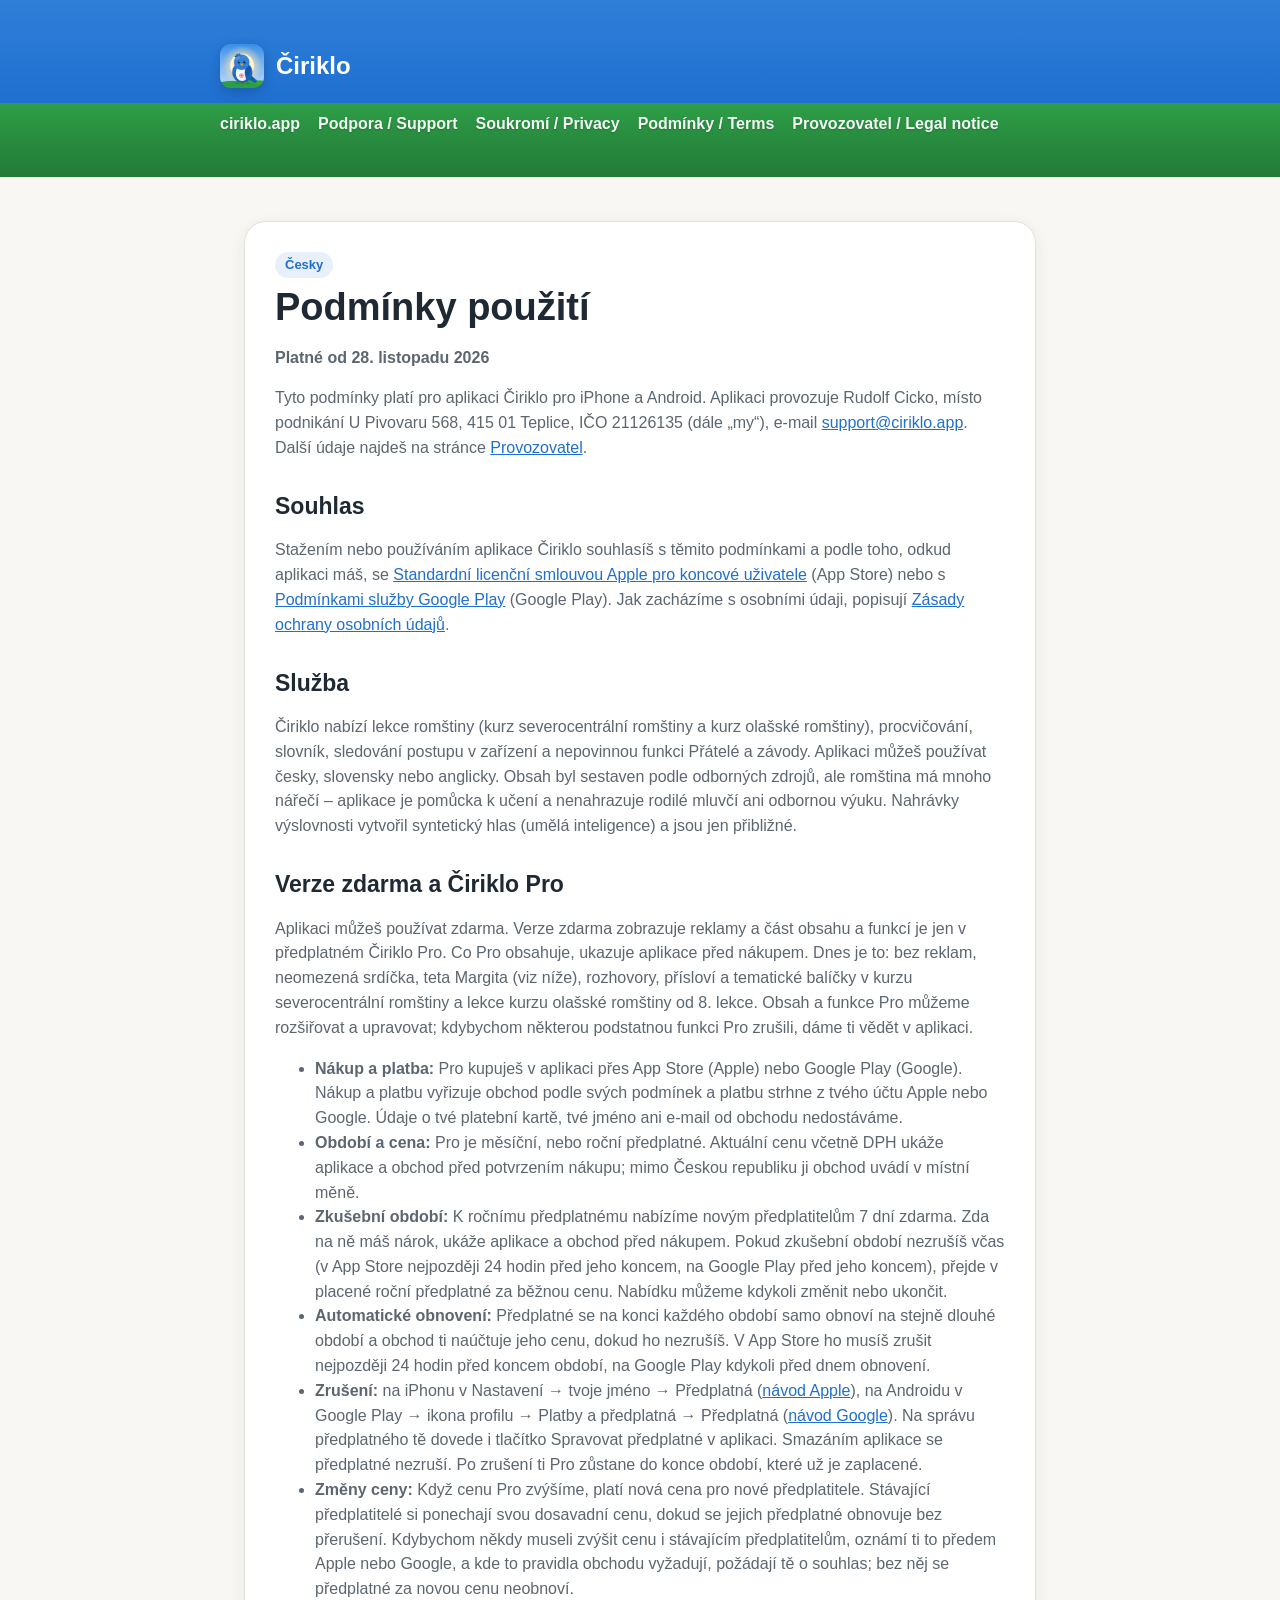
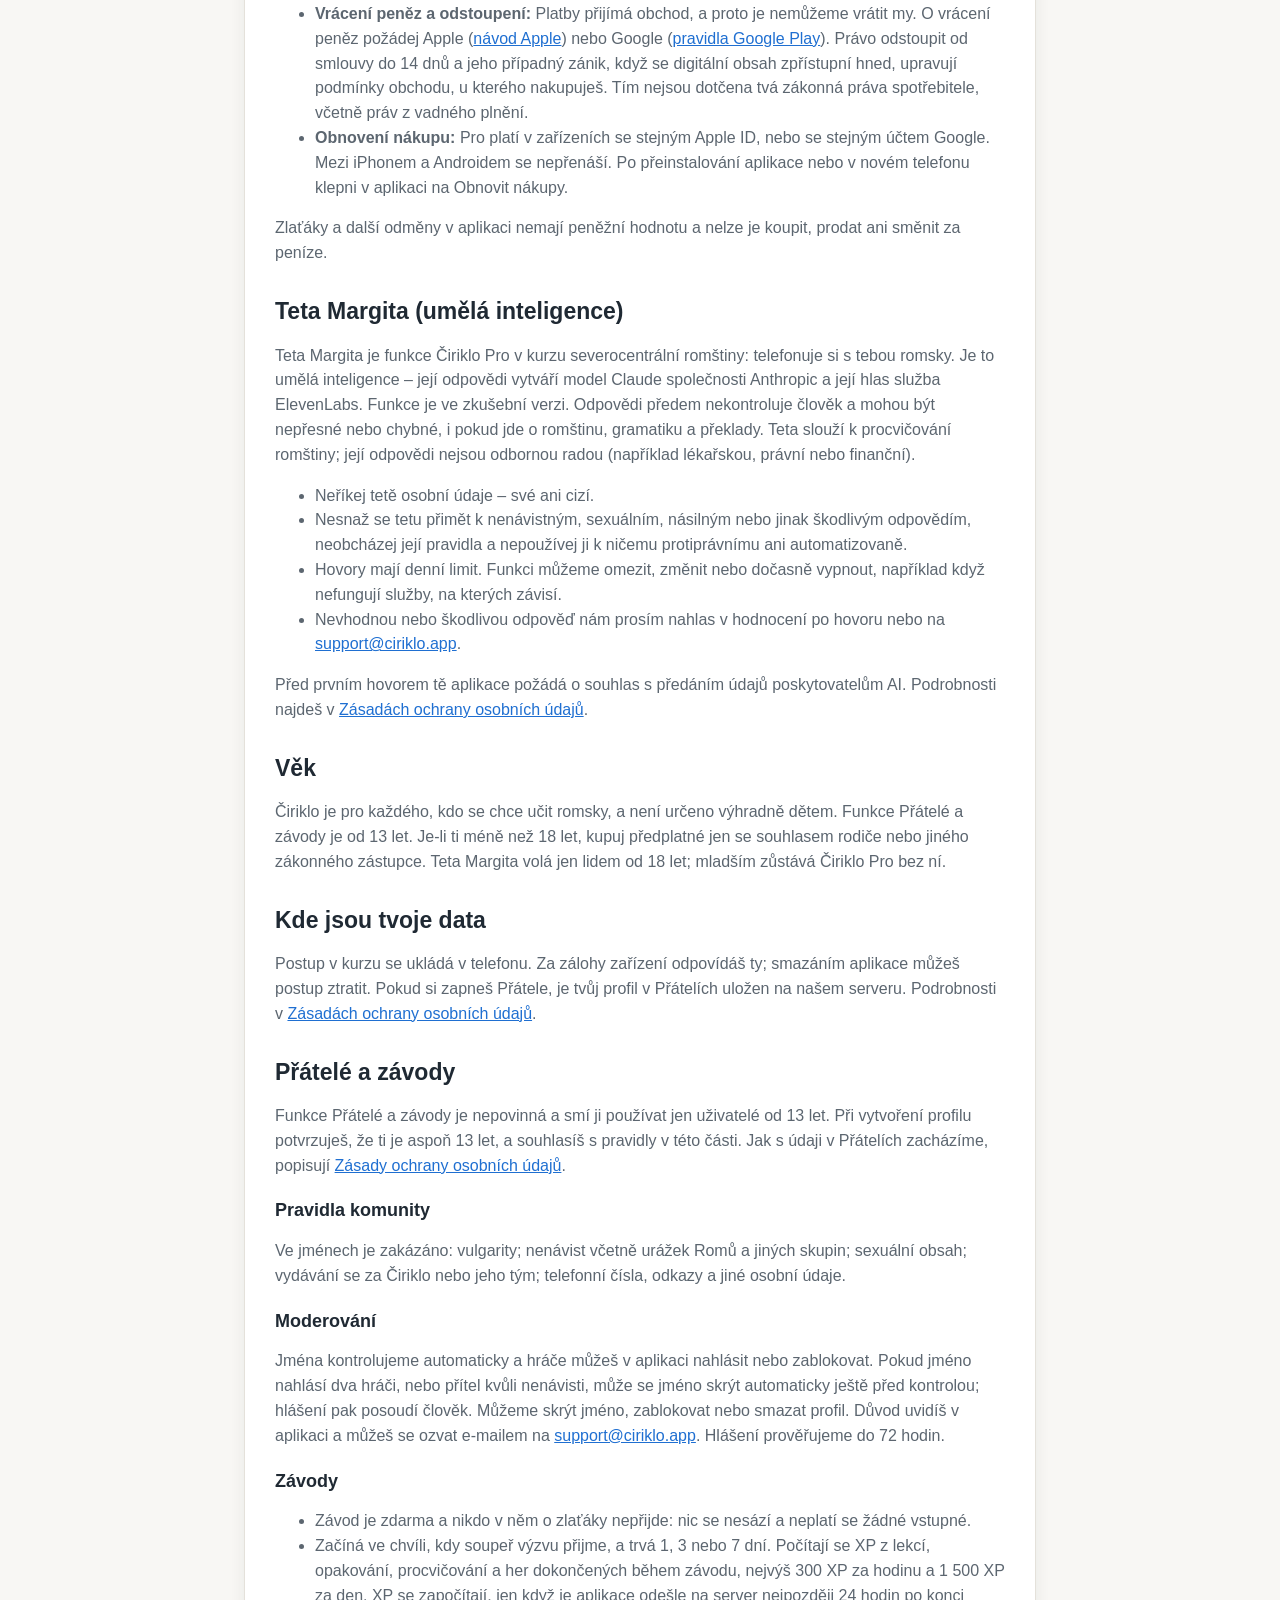
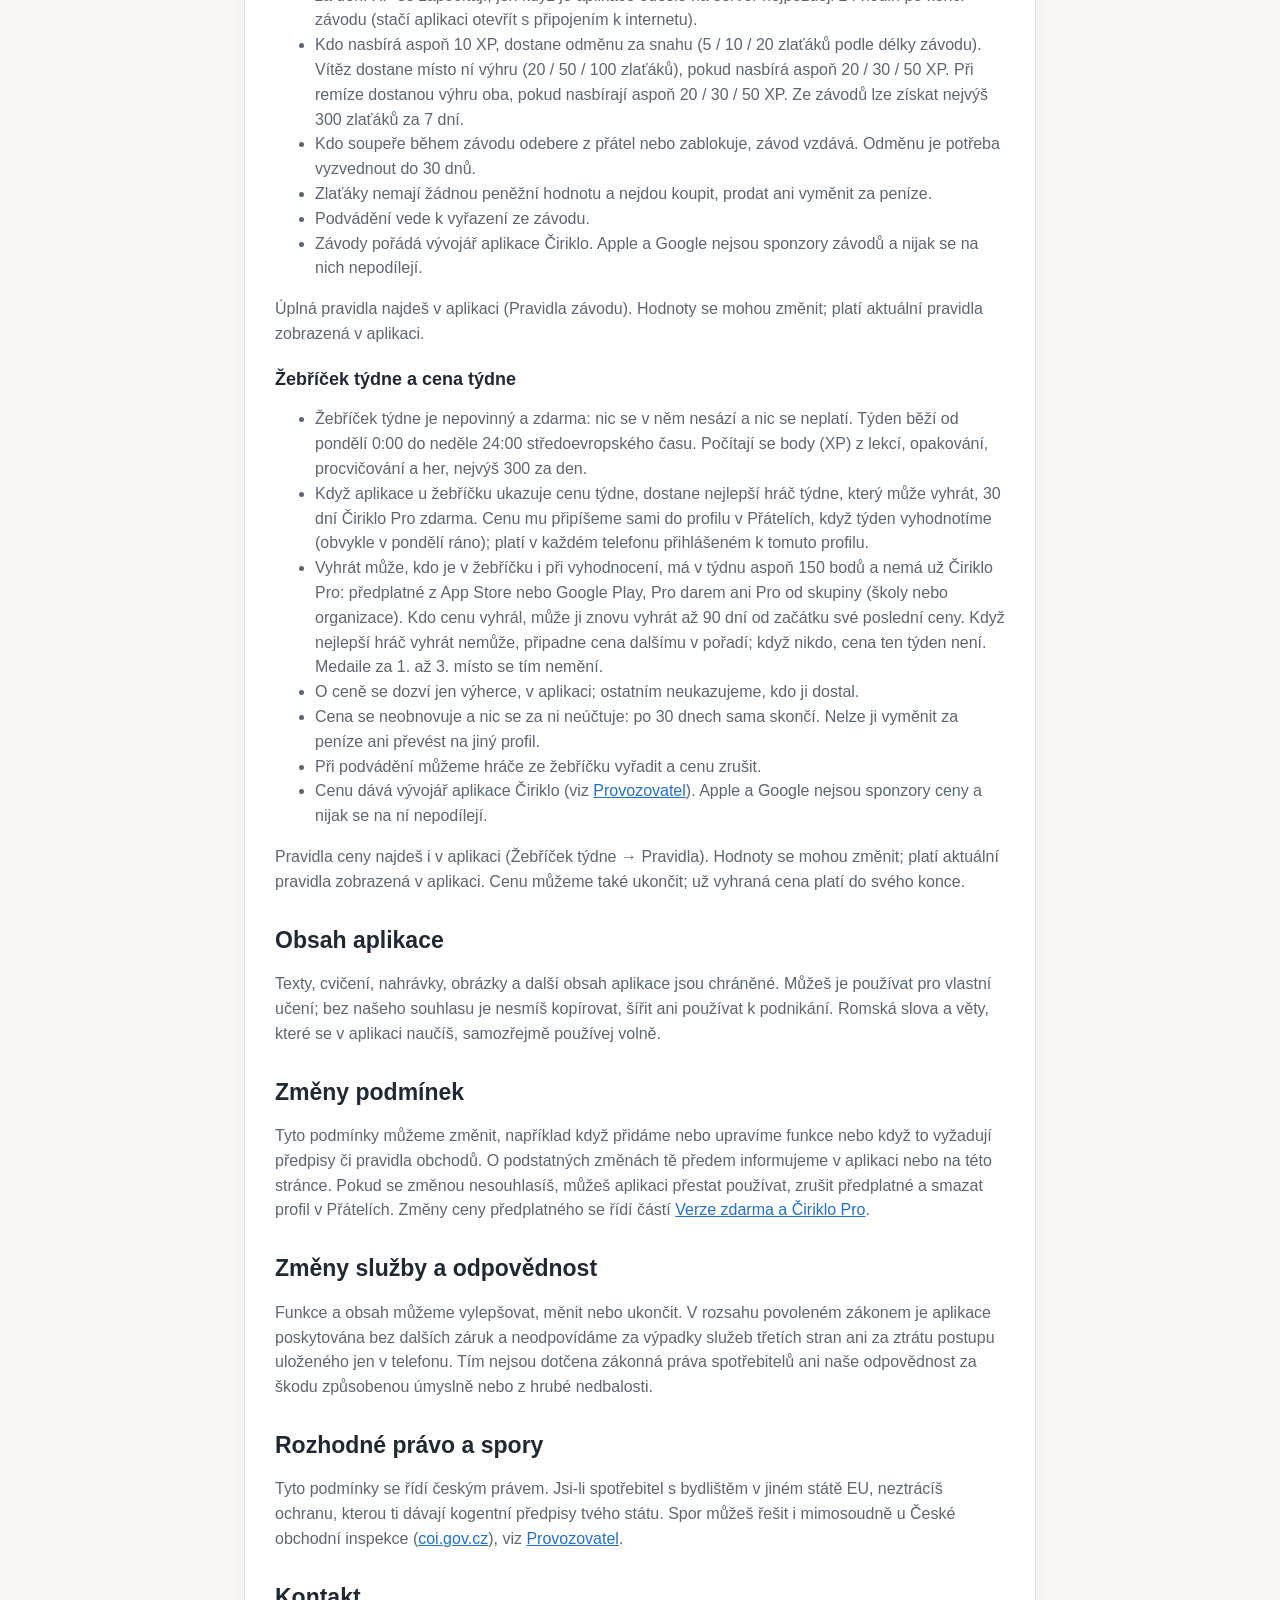
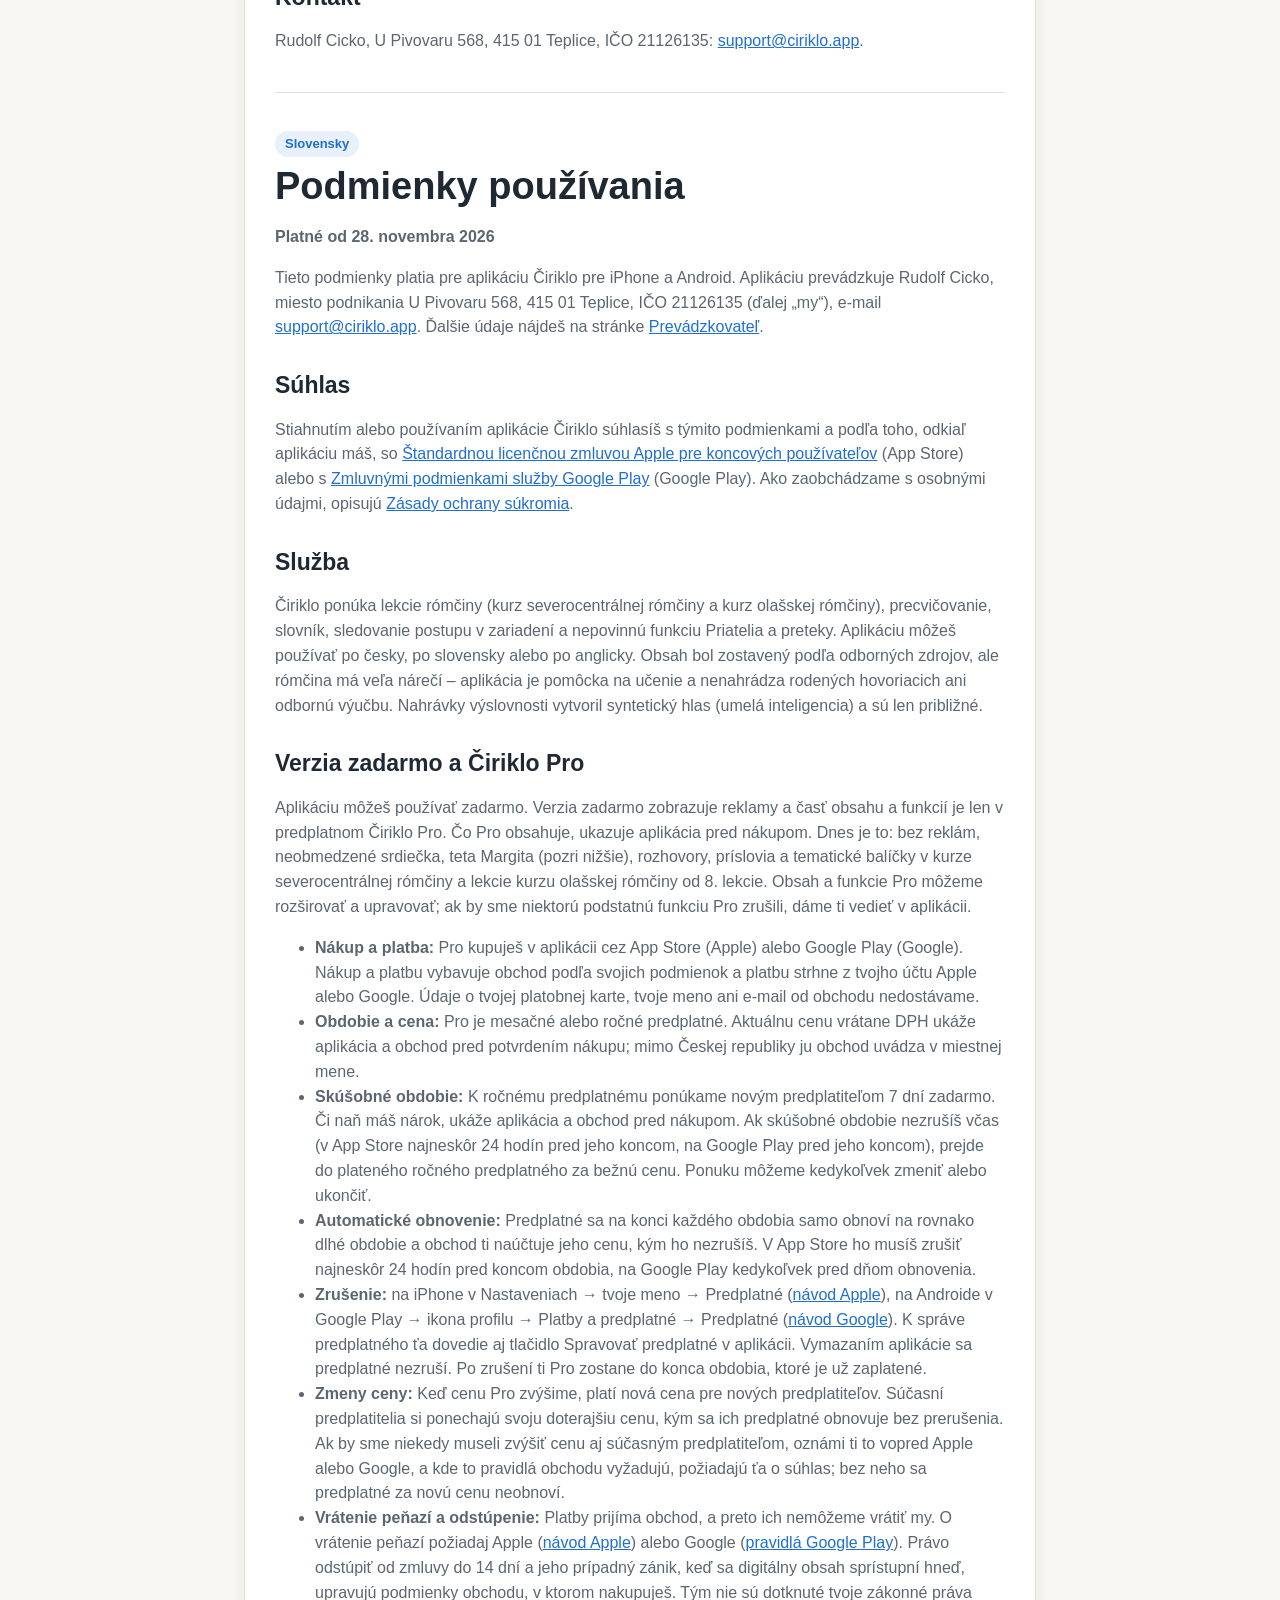
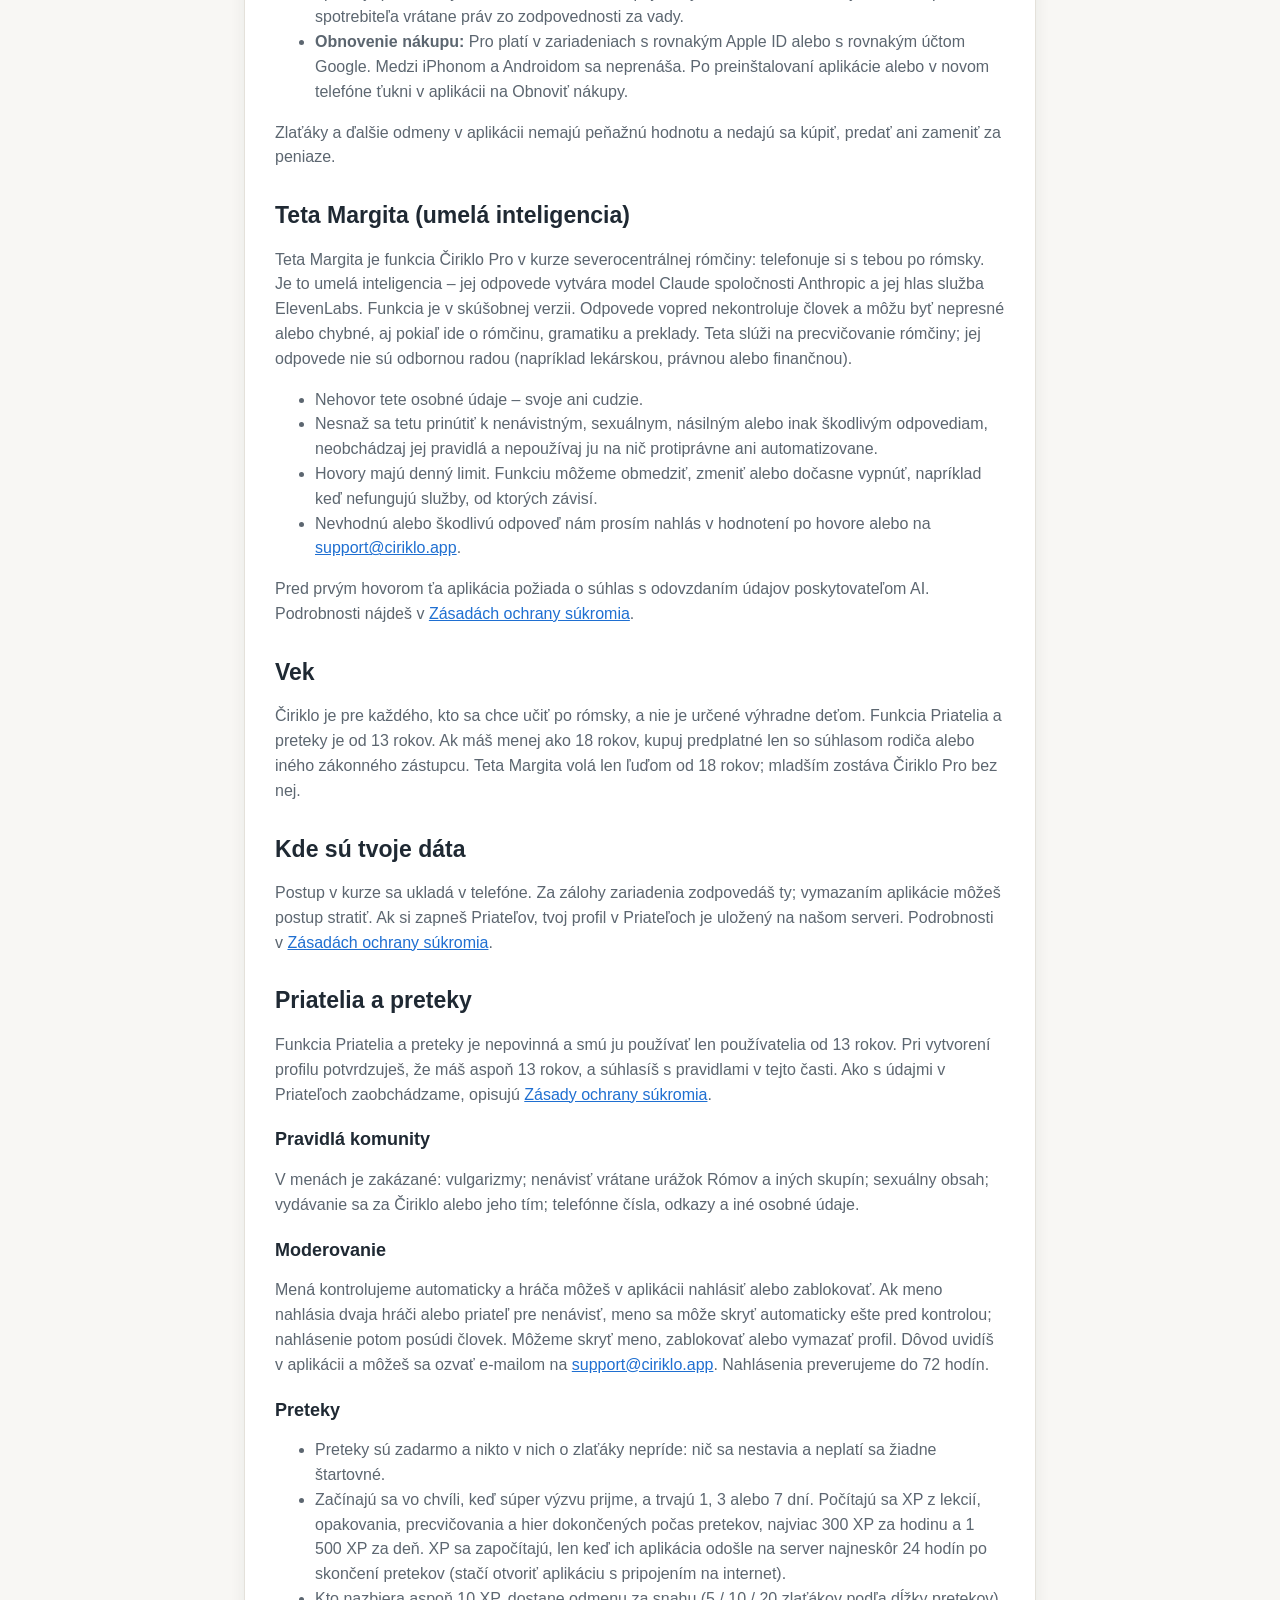
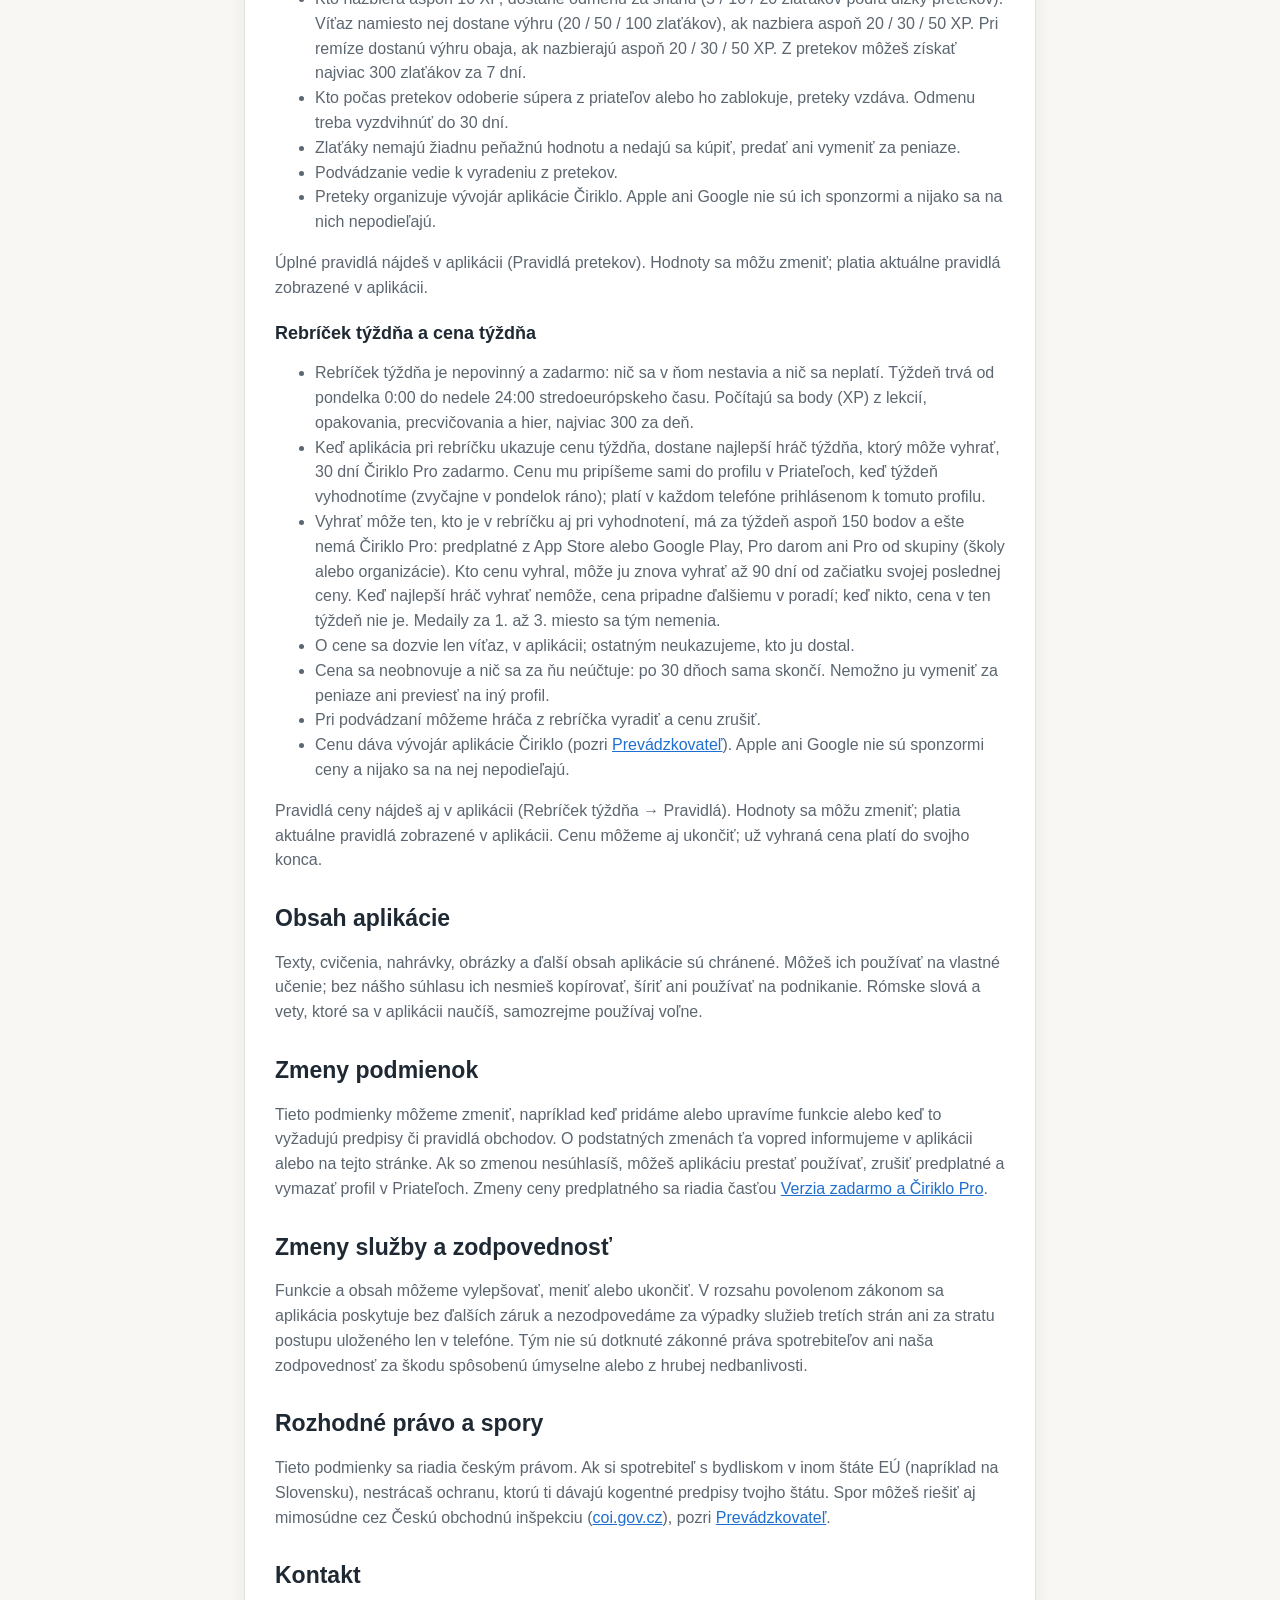
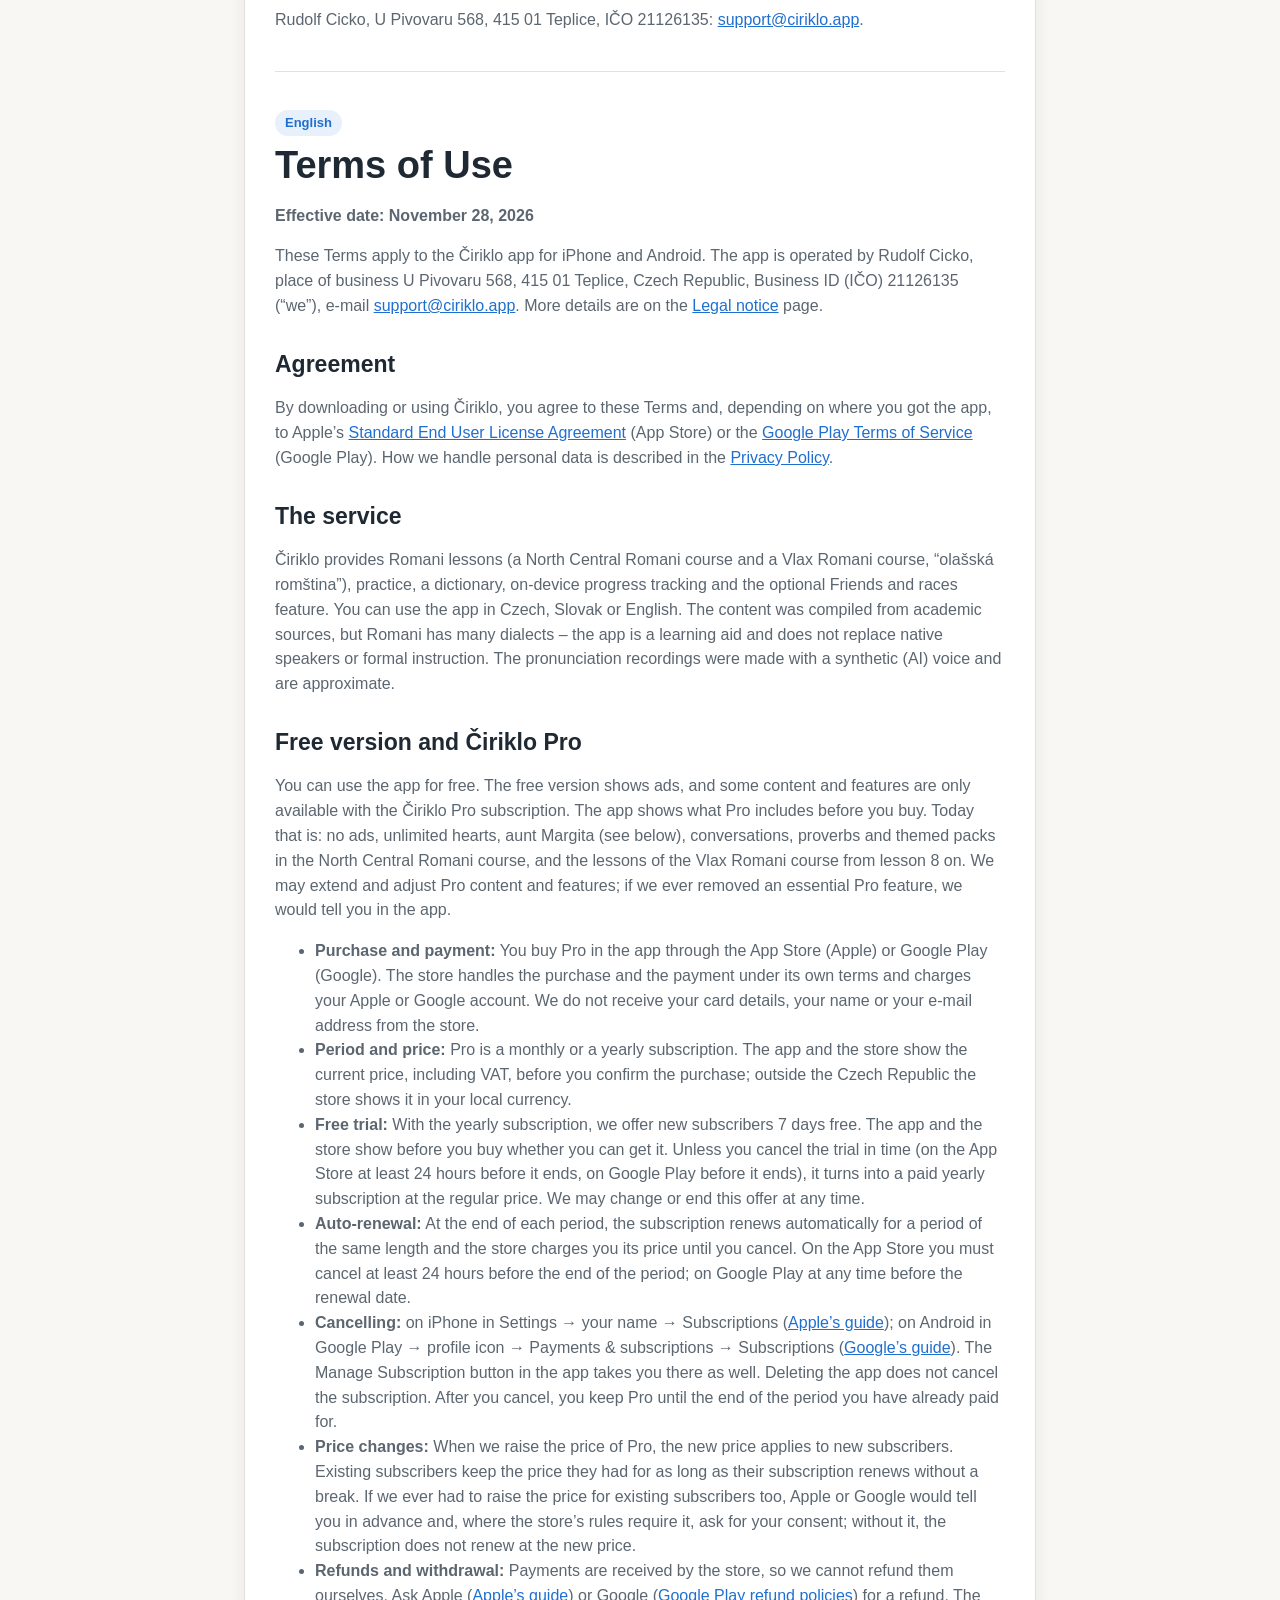
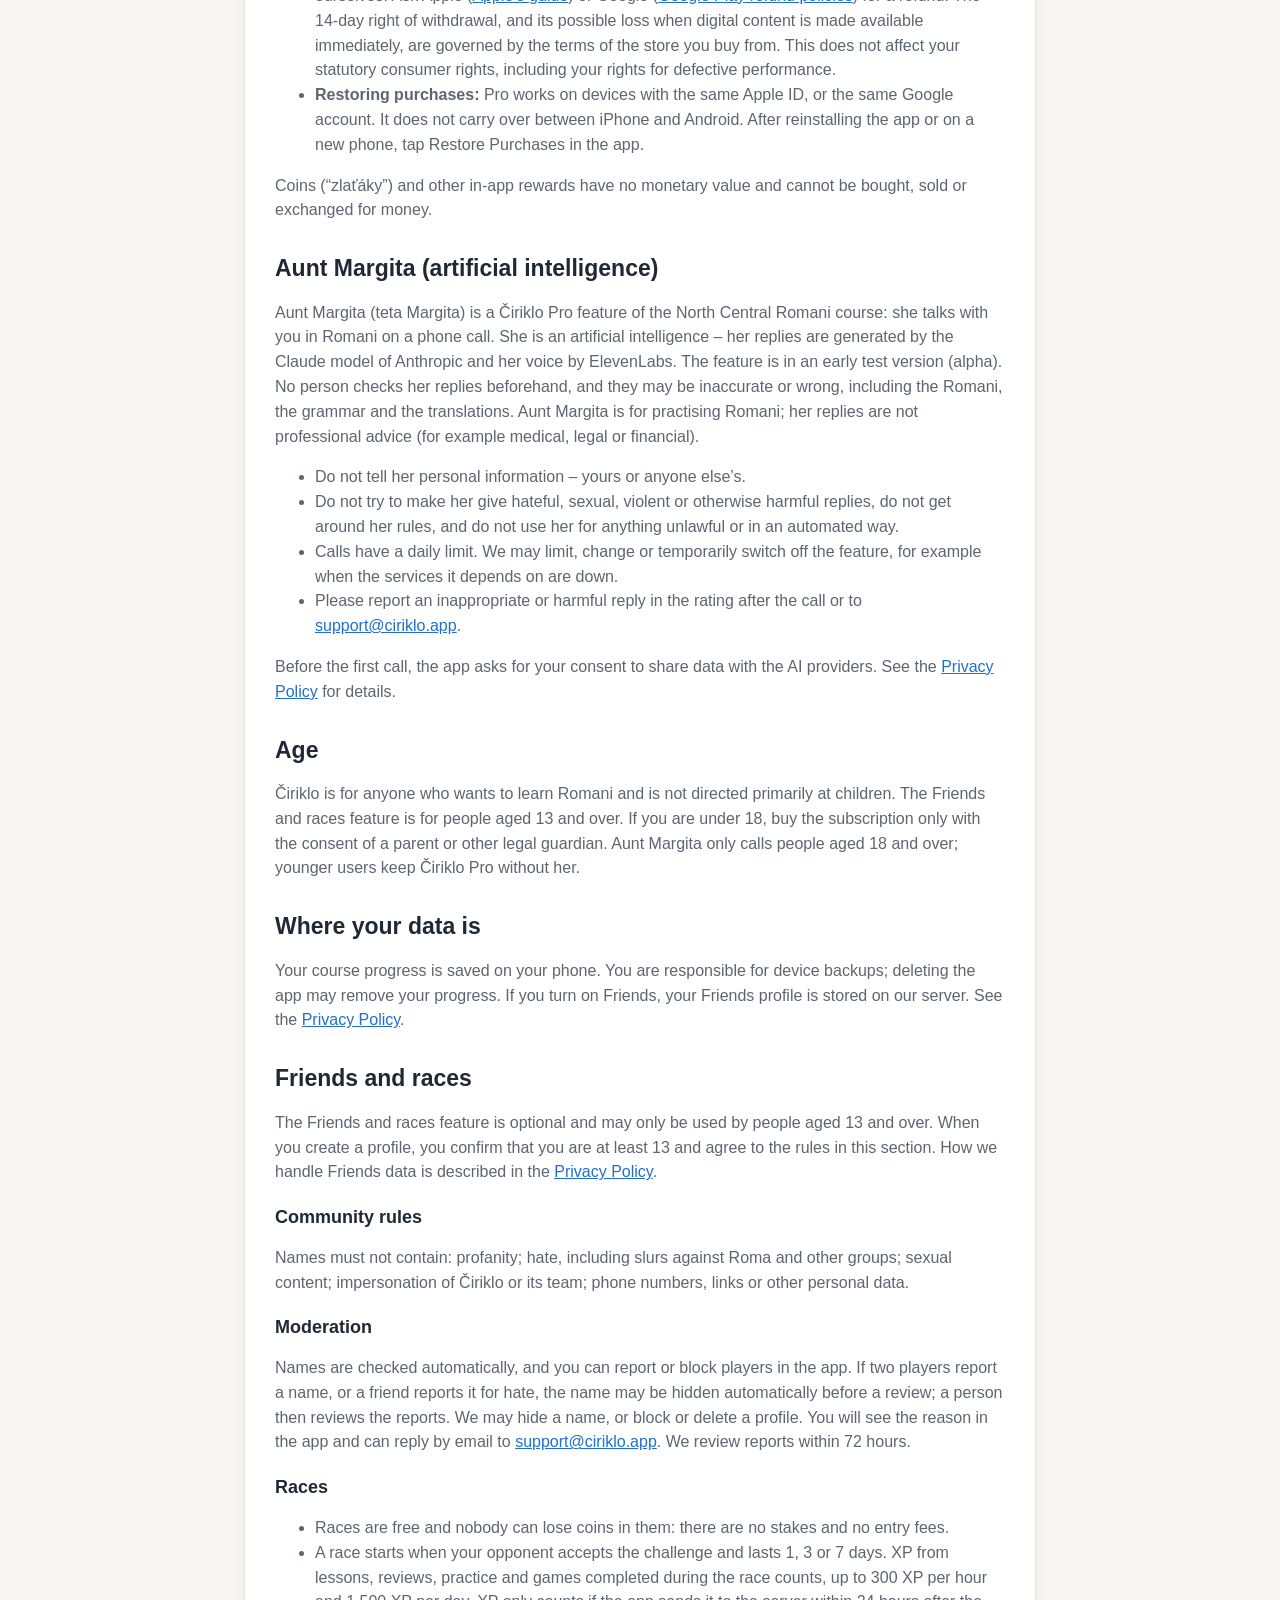
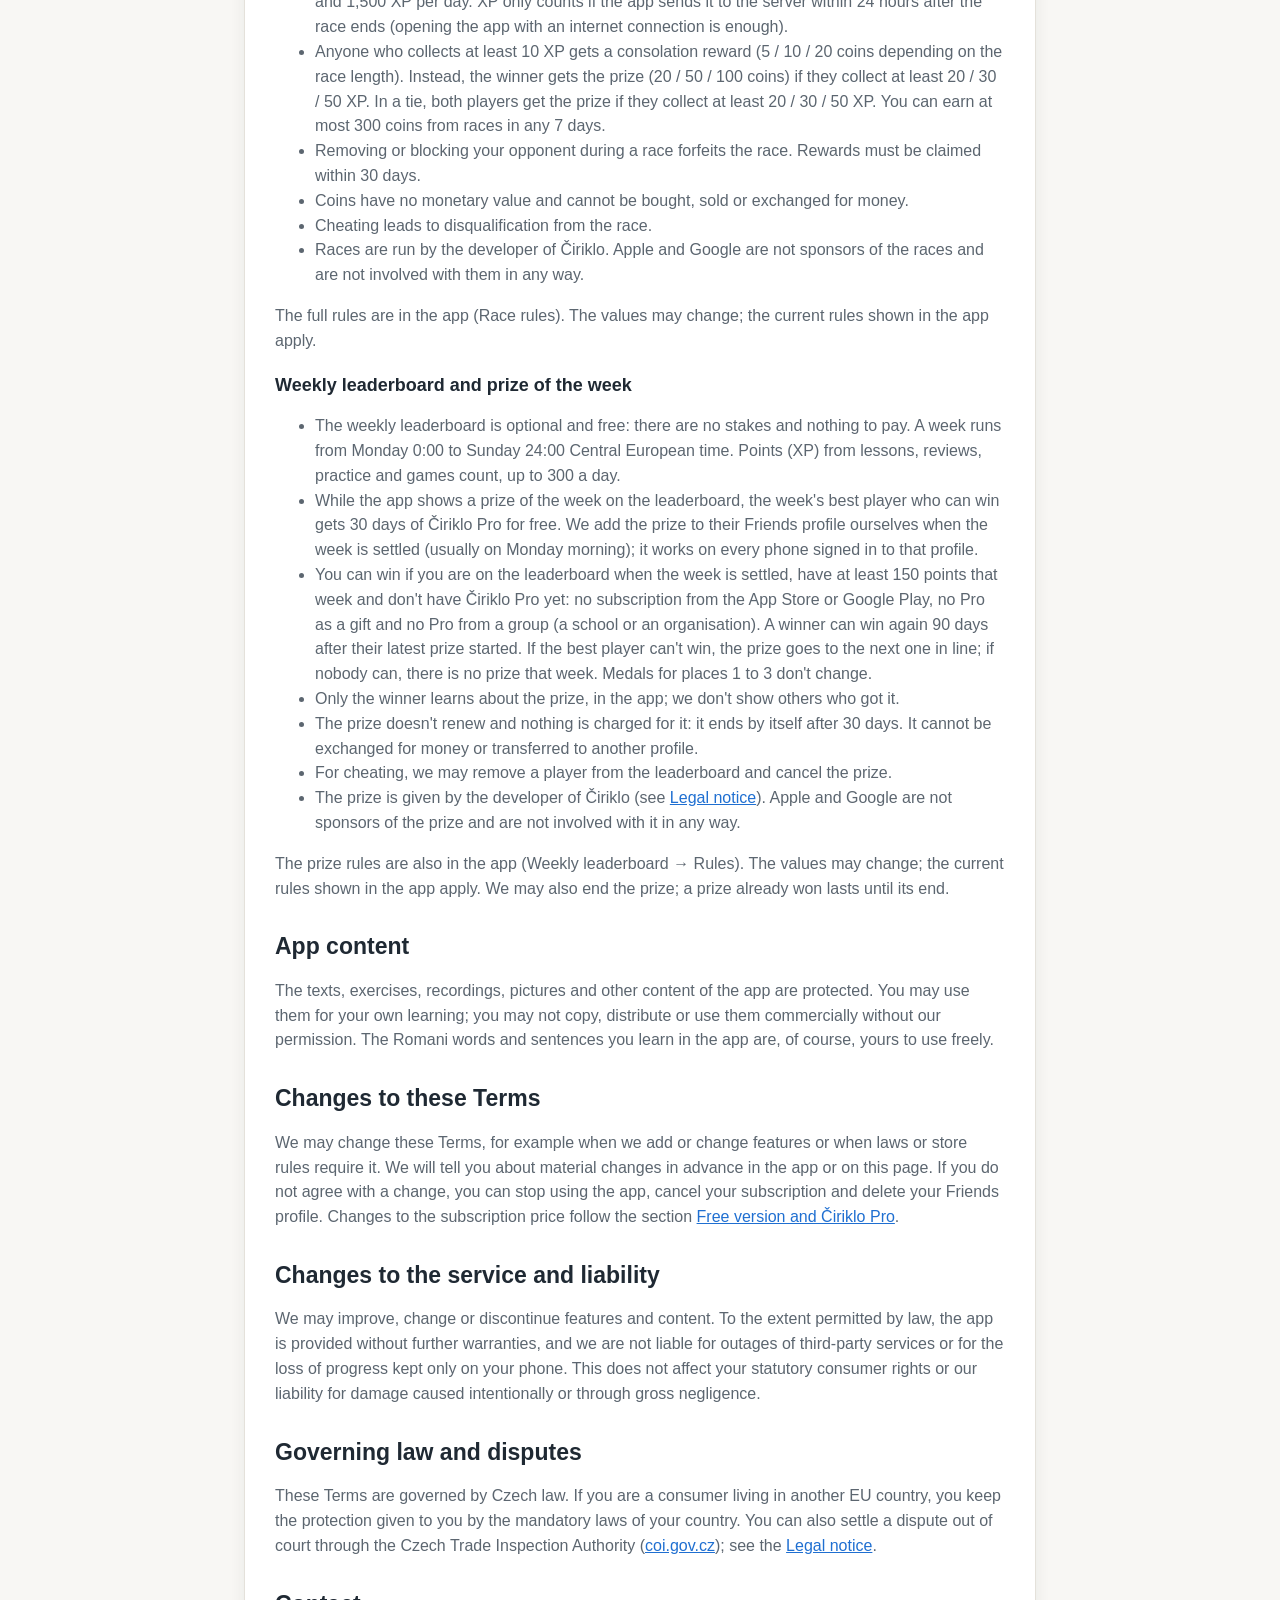
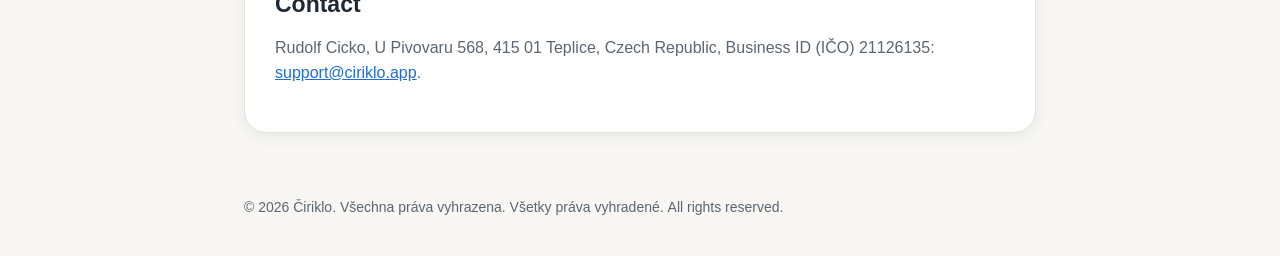
<file: terms.html>
<!doctype html>
<html lang="cs">
  <head>
    <meta charset="utf-8">
    <meta name="viewport" content="width=device-width, initial-scale=1">
    <title>Čiriklo – Podmínky použití / Podmienky používania / Terms of Use</title>
    <meta name="description" content="Podmínky použití aplikace Čiriklo. Podmienky používania aplikácie Čiriklo. Terms of Use of the Čiriklo app.">
    <link rel="stylesheet" href="styles.css">
    <link rel="icon" href="icon.png">
    <link rel="canonical" href="https://ciriklo.app/podminky-pouziti/">
  </head>
  <body>
    <header><div class="wrap"><div class="brand"><img src="icon.png" alt=""> Čiriklo</div><nav aria-label="Site"><a href="https://ciriklo.app/">ciriklo.app</a><a href="index.html">Podpora / Support</a><a href="privacy.html">Soukromí / Privacy</a><a href="terms.html">Podmínky / Terms</a><a href="imprint.html">Provozovatel / Legal notice</a></nav></div></header>
    <main><article class="card">
      <span class="lang">Česky</span>
      <h1>Podmínky použití</h1>
      <p><strong>Platné od 28. listopadu 2026</strong></p>
      <p>Tyto podmínky platí pro aplikaci Čiriklo pro iPhone a Android. Aplikaci provozuje Rudolf Cicko, místo podnikání U Pivovaru 568, 415 01 Teplice, IČO 21126135 (dále „my“), e-mail <a href="mailto:support@ciriklo.app">support@ciriklo.app</a>. Další údaje najdeš na stránce <a href="imprint.html">Provozovatel</a>.</p>

      <h2>Souhlas</h2>
      <p>Stažením nebo používáním aplikace Čiriklo souhlasíš s těmito podmínkami a podle toho, odkud aplikaci máš, se <a href="https://www.apple.com/legal/internet-services/itunes/dev/stdeula/">Standardní licenční smlouvou Apple pro koncové uživatele</a> (App Store) nebo s <a href="https://play.google.com/about/play-terms/">Podmínkami služby Google Play</a> (Google Play). Jak zacházíme s osobními údaji, popisují <a href="privacy.html">Zásady ochrany osobních údajů</a>.</p>

      <h2>Služba</h2>
      <p>Čiriklo nabízí lekce romštiny (kurz severocentrální romštiny a kurz olašské romštiny), procvičování, slovník, sledování postupu v zařízení a nepovinnou funkci Přátelé a závody. Aplikaci můžeš používat česky, slovensky nebo anglicky. Obsah byl sestaven podle odborných zdrojů, ale romština má mnoho nářečí – aplikace je pomůcka k učení a nenahrazuje rodilé mluvčí ani odbornou výuku. Nahrávky výslovnosti vytvořil syntetický hlas (umělá inteligence) a jsou jen přibližné.</p>

      <h2 id="pro">Verze zdarma a Čiriklo Pro</h2>
      <p>Aplikaci můžeš používat zdarma. Verze zdarma zobrazuje reklamy a část obsahu a funkcí je jen v předplatném Čiriklo Pro. Co Pro obsahuje, ukazuje aplikace před nákupem. Dnes je to: bez reklam, neomezená srdíčka, teta Margita (viz níže), rozhovory, přísloví a tematické balíčky v kurzu severocentrální romštiny a lekce kurzu olašské romštiny od 8. lekce. Obsah a funkce Pro můžeme rozšiřovat a upravovat; kdybychom některou podstatnou funkci Pro zrušili, dáme ti vědět v aplikaci.</p>
      <ul>
        <li><strong>Nákup a platba:</strong> Pro kupuješ v aplikaci přes App Store (Apple) nebo Google Play (Google). Nákup a platbu vyřizuje obchod podle svých podmínek a platbu strhne z tvého účtu Apple nebo Google. Údaje o tvé platební kartě, tvé jméno ani e-mail od obchodu nedostáváme.</li>
        <li><strong>Období a cena:</strong> Pro je měsíční, nebo roční předplatné. Aktuální cenu včetně DPH ukáže aplikace a obchod před potvrzením nákupu; mimo Českou republiku ji obchod uvádí v místní měně.</li>
        <li><strong>Zkušební období:</strong> K ročnímu předplatnému nabízíme novým předplatitelům 7 dní zdarma. Zda na ně máš nárok, ukáže aplikace a obchod před nákupem. Pokud zkušební období nezrušíš včas (v App Store nejpozději 24 hodin před jeho koncem, na Google Play před jeho koncem), přejde v placené roční předplatné za běžnou cenu. Nabídku můžeme kdykoli změnit nebo ukončit.</li>
        <li><strong>Automatické obnovení:</strong> Předplatné se na konci každého období samo obnoví na stejně dlouhé období a obchod ti naúčtuje jeho cenu, dokud ho nezrušíš. V App Store ho musíš zrušit nejpozději 24 hodin před koncem období, na Google Play kdykoli před dnem obnovení.</li>
        <li><strong>Zrušení:</strong> na iPhonu v Nastavení → tvoje jméno → Předplatná (<a href="https://support.apple.com/118428">návod Apple</a>), na Androidu v Google Play → ikona profilu → Platby a předplatná → Předplatná (<a href="https://support.google.com/googleplay/answer/7018481">návod Google</a>). Na správu předplatného tě dovede i tlačítko Spravovat předplatné v aplikaci. Smazáním aplikace se předplatné nezruší. Po zrušení ti Pro zůstane do konce období, které už je zaplacené.</li>
        <li><strong>Změny ceny:</strong> Když cenu Pro zvýšíme, platí nová cena pro nové předplatitele. Stávající předplatitelé si ponechají svou dosavadní cenu, dokud se jejich předplatné obnovuje bez přerušení. Kdybychom někdy museli zvýšit cenu i stávajícím předplatitelům, oznámí ti to předem Apple nebo Google, a kde to pravidla obchodu vyžadují, požádají tě o souhlas; bez něj se předplatné za novou cenu neobnoví.</li>
        <li><strong>Vrácení peněz a odstoupení:</strong> Platby přijímá obchod, a proto je nemůžeme vrátit my. O vrácení peněz požádej Apple (<a href="https://support.apple.com/118223">návod Apple</a>) nebo Google (<a href="https://support.google.com/googleplay/answer/2479637">pravidla Google Play</a>). Právo odstoupit od smlouvy do 14 dnů a jeho případný zánik, když se digitální obsah zpřístupní hned, upravují podmínky obchodu, u kterého nakupuješ. Tím nejsou dotčena tvá zákonná práva spotřebitele, včetně práv z vadného plnění.</li>
        <li><strong>Obnovení nákupu:</strong> Pro platí v zařízeních se stejným Apple ID, nebo se stejným účtem Google. Mezi iPhonem a Androidem se nepřenáší. Po přeinstalování aplikace nebo v novém telefonu klepni v aplikaci na Obnovit nákupy.</li>
      </ul>
      <p>Zlaťáky a další odměny v aplikaci nemají peněžní hodnotu a nelze je koupit, prodat ani směnit za peníze.</p>

      <h2 id="margita">Teta Margita (umělá inteligence)</h2>
      <p>Teta Margita je funkce Čiriklo Pro v kurzu severocentrální romštiny: telefonuje si s tebou romsky. Je to umělá inteligence – její odpovědi vytváří model Claude společnosti Anthropic a její hlas služba ElevenLabs. Funkce je ve zkušební verzi. Odpovědi předem nekontroluje člověk a mohou být nepřesné nebo chybné, i pokud jde o romštinu, gramatiku a překlady. Teta slouží k procvičování romštiny; její odpovědi nejsou odbornou radou (například lékařskou, právní nebo finanční).</p>
      <ul>
        <li>Neříkej tetě osobní údaje – své ani cizí.</li>
        <li>Nesnaž se tetu přimět k nenávistným, sexuálním, násilným nebo jinak škodlivým odpovědím, neobcházej její pravidla a nepoužívej ji k ničemu protiprávnímu ani automatizovaně.</li>
        <li>Hovory mají denní limit. Funkci můžeme omezit, změnit nebo dočasně vypnout, například když nefungují služby, na kterých závisí.</li>
        <li>Nevhodnou nebo škodlivou odpověď nám prosím nahlas v hodnocení po hovoru nebo na <a href="mailto:support@ciriklo.app">support@ciriklo.app</a>.</li>
      </ul>
      <p>Před prvním hovorem tě aplikace požádá o souhlas s předáním údajů poskytovatelům AI. Podrobnosti najdeš v <a href="privacy.html#margita">Zásadách ochrany osobních údajů</a>.</p>

      <h2>Věk</h2>
      <p>Čiriklo je pro každého, kdo se chce učit romsky, a není určeno výhradně dětem. Funkce Přátelé a závody je od 13 let. Je-li ti méně než 18 let, kupuj předplatné jen se souhlasem rodiče nebo jiného zákonného zástupce. Teta Margita volá jen lidem od 18 let; mladším zůstává Čiriklo Pro bez ní.</p>

      <h2>Kde jsou tvoje data</h2>
      <p>Postup v kurzu se ukládá v telefonu. Za zálohy zařízení odpovídáš ty; smazáním aplikace můžeš postup ztratit. Pokud si zapneš Přátele, je tvůj profil v Přátelích uložen na našem serveru. Podrobnosti v <a href="privacy.html">Zásadách ochrany osobních údajů</a>.</p>

      <h2 id="pratele">Přátelé a závody</h2>
      <p>Funkce Přátelé a závody je nepovinná a smí ji používat jen uživatelé od 13 let. Při vytvoření profilu potvrzuješ, že ti je aspoň 13 let, a souhlasíš s pravidly v této části. Jak s údaji v Přátelích zacházíme, popisují <a href="privacy.html#pratele">Zásady ochrany osobních údajů</a>.</p>
      <h3>Pravidla komunity</h3>
      <p>Ve jménech je zakázáno: vulgarity; nenávist včetně urážek Romů a jiných skupin; sexuální obsah; vydávání se za Čiriklo nebo jeho tým; telefonní čísla, odkazy a jiné osobní údaje.</p>
      <h3>Moderování</h3>
      <p>Jména kontrolujeme automaticky a hráče můžeš v aplikaci nahlásit nebo zablokovat. Pokud jméno nahlásí dva hráči, nebo přítel kvůli nenávisti, může se jméno skrýt automaticky ještě před kontrolou; hlášení pak posoudí člověk. Můžeme skrýt jméno, zablokovat nebo smazat profil. Důvod uvidíš v aplikaci a můžeš se ozvat e-mailem na <a href="mailto:support@ciriklo.app">support@ciriklo.app</a>. Hlášení prověřujeme do 72 hodin.</p>
      <h3>Závody</h3>
      <ul>
        <li>Závod je zdarma a nikdo v něm o zlaťáky nepřijde: nic se nesází a neplatí se žádné vstupné.</li>
        <li>Začíná ve chvíli, kdy soupeř výzvu přijme, a trvá 1, 3 nebo 7 dní. Počítají se XP z lekcí, opakování, procvičování a her dokončených během závodu, nejvýš 300 XP za hodinu a 1 500 XP za den. XP se započítají, jen když je aplikace odešle na server nejpozději 24 hodin po konci závodu (stačí aplikaci otevřít s připojením k internetu).</li>
        <li>Kdo nasbírá aspoň 10 XP, dostane odměnu za snahu (5 / 10 / 20 zlaťáků podle délky závodu). Vítěz dostane místo ní výhru (20 / 50 / 100 zlaťáků), pokud nasbírá aspoň 20 / 30 / 50 XP. Při remíze dostanou výhru oba, pokud nasbírají aspoň 20 / 30 / 50 XP. Ze závodů lze získat nejvýš 300 zlaťáků za 7 dní.</li>
        <li>Kdo soupeře během závodu odebere z přátel nebo zablokuje, závod vzdává. Odměnu je potřeba vyzvednout do 30 dnů.</li>
        <li>Zlaťáky nemají žádnou peněžní hodnotu a nejdou koupit, prodat ani vyměnit za peníze.</li>
        <li>Podvádění vede k vyřazení ze závodu.</li>
        <li>Závody pořádá vývojář aplikace Čiriklo. Apple a Google nejsou sponzory závodů a nijak se na nich nepodílejí.</li>
      </ul>
      <p>Úplná pravidla najdeš v aplikaci (Pravidla závodu). Hodnoty se mohou změnit; platí aktuální pravidla zobrazená v aplikaci.</p>

      <h3 id="cena">Žebříček týdne a cena týdne</h3>
      <ul>
        <li>Žebříček týdne je nepovinný a zdarma: nic se v něm nesází a nic se neplatí. Týden běží od pondělí 0:00 do neděle 24:00 středoevropského času. Počítají se body (XP) z lekcí, opakování, procvičování a her, nejvýš 300 za den.</li>
        <li>Když aplikace u žebříčku ukazuje cenu týdne, dostane nejlepší hráč týdne, který může vyhrát, 30 dní Čiriklo Pro zdarma. Cenu mu připíšeme sami do profilu v Přátelích, když týden vyhodnotíme (obvykle v pondělí ráno); platí v každém telefonu přihlášeném k tomuto profilu.</li>
        <li>Vyhrát může, kdo je v žebříčku i při vyhodnocení, má v týdnu aspoň 150 bodů a nemá už Čiriklo Pro: předplatné z App Store nebo Google Play, Pro darem ani Pro od skupiny (školy nebo organizace). Kdo cenu vyhrál, může ji znovu vyhrát až 90 dní od začátku své poslední ceny. Když nejlepší hráč vyhrát nemůže, připadne cena dalšímu v pořadí; když nikdo, cena ten týden není. Medaile za 1. až 3. místo se tím nemění.</li>
        <li>O ceně se dozví jen výherce, v aplikaci; ostatním neukazujeme, kdo ji dostal.</li>
        <li>Cena se neobnovuje a nic se za ni neúčtuje: po 30 dnech sama skončí. Nelze ji vyměnit za peníze ani převést na jiný profil.</li>
        <li>Při podvádění můžeme hráče ze žebříčku vyřadit a cenu zrušit.</li>
        <li>Cenu dává vývojář aplikace Čiriklo (viz <a href="imprint.html">Provozovatel</a>). Apple a Google nejsou sponzory ceny a nijak se na ní nepodílejí.</li>
      </ul>
      <p>Pravidla ceny najdeš i v aplikaci (Žebříček týdne → Pravidla). Hodnoty se mohou změnit; platí aktuální pravidla zobrazená v aplikaci. Cenu můžeme také ukončit; už vyhraná cena platí do svého konce.</p>

      <h2>Obsah aplikace</h2>
      <p>Texty, cvičení, nahrávky, obrázky a další obsah aplikace jsou chráněné. Můžeš je používat pro vlastní učení; bez našeho souhlasu je nesmíš kopírovat, šířit ani používat k podnikání. Romská slova a věty, které se v aplikaci naučíš, samozřejmě používej volně.</p>

      <h2>Změny podmínek</h2>
      <p>Tyto podmínky můžeme změnit, například když přidáme nebo upravíme funkce nebo když to vyžadují předpisy či pravidla obchodů. O podstatných změnách tě předem informujeme v aplikaci nebo na této stránce. Pokud se změnou nesouhlasíš, můžeš aplikaci přestat používat, zrušit předplatné a smazat profil v Přátelích. Změny ceny předplatného se řídí částí <a href="#pro">Verze zdarma a Čiriklo Pro</a>.</p>

      <h2>Změny služby a odpovědnost</h2>
      <p>Funkce a obsah můžeme vylepšovat, měnit nebo ukončit. V rozsahu povoleném zákonem je aplikace poskytována bez dalších záruk a neodpovídáme za výpadky služeb třetích stran ani za ztrátu postupu uloženého jen v telefonu. Tím nejsou dotčena zákonná práva spotřebitelů ani naše odpovědnost za škodu způsobenou úmyslně nebo z hrubé nedbalosti.</p>

      <h2>Rozhodné právo a spory</h2>
      <p>Tyto podmínky se řídí českým právem. Jsi-li spotřebitel s bydlištěm v jiném státě EU, neztrácíš ochranu, kterou ti dávají kogentní předpisy tvého státu. Spor můžeš řešit i mimosoudně u České obchodní inspekce (<a href="https://coi.gov.cz/">coi.gov.cz</a>), viz <a href="imprint.html">Provozovatel</a>.</p>

      <h2>Kontakt</h2>
      <p>Rudolf Cicko, U Pivovaru 568, 415 01 Teplice, IČO 21126135: <a href="mailto:support@ciriklo.app">support@ciriklo.app</a>.</p>

      <hr>

      <div lang="sk">
      <span class="lang">Slovensky</span>
      <h1>Podmienky používania</h1>
      <p><strong>Platné od 28. novembra 2026</strong></p>
      <p>Tieto podmienky platia pre aplikáciu Čiriklo pre iPhone a Android. Aplikáciu prevádzkuje Rudolf Cicko, miesto podnikania U Pivovaru 568, 415 01 Teplice, IČO 21126135 (ďalej „my“), e-mail <a href="mailto:support@ciriklo.app">support@ciriklo.app</a>. Ďalšie údaje nájdeš na stránke <a href="imprint.html">Prevádzkovateľ</a>.</p>

      <h2>Súhlas</h2>
      <p>Stiahnutím alebo používaním aplikácie Čiriklo súhlasíš s týmito podmienkami a podľa toho, odkiaľ aplikáciu máš, so <a href="https://www.apple.com/legal/internet-services/itunes/dev/stdeula/">Štandardnou licenčnou zmluvou Apple pre koncových používateľov</a> (App Store) alebo s <a href="https://play.google.com/about/play-terms/">Zmluvnými podmienkami služby Google Play</a> (Google Play). Ako zaobchádzame s osobnými údajmi, opisujú <a href="privacy.html">Zásady ochrany súkromia</a>.</p>

      <h2>Služba</h2>
      <p>Čiriklo ponúka lekcie rómčiny (kurz severocentrálnej rómčiny a kurz olašskej rómčiny), precvičovanie, slovník, sledovanie postupu v zariadení a nepovinnú funkciu Priatelia a preteky. Aplikáciu môžeš používať po česky, po slovensky alebo po anglicky. Obsah bol zostavený podľa odborných zdrojov, ale rómčina má veľa nárečí – aplikácia je pomôcka na učenie a nenahrádza rodených hovoriacich ani odbornú výučbu. Nahrávky výslovnosti vytvoril syntetický hlas (umelá inteligencia) a sú len približné.</p>

      <h2 id="predplatne">Verzia zadarmo a Čiriklo Pro</h2>
      <p>Aplikáciu môžeš používať zadarmo. Verzia zadarmo zobrazuje reklamy a časť obsahu a funkcií je len v predplatnom Čiriklo Pro. Čo Pro obsahuje, ukazuje aplikácia pred nákupom. Dnes je to: bez reklám, neobmedzené srdiečka, teta Margita (pozri nižšie), rozhovory, príslovia a tematické balíčky v kurze severocentrálnej rómčiny a lekcie kurzu olašskej rómčiny od 8. lekcie. Obsah a funkcie Pro môžeme rozširovať a upravovať; ak by sme niektorú podstatnú funkciu Pro zrušili, dáme ti vedieť v aplikácii.</p>
      <ul>
        <li><strong>Nákup a platba:</strong> Pro kupuješ v aplikácii cez App Store (Apple) alebo Google Play (Google). Nákup a platbu vybavuje obchod podľa svojich podmienok a platbu strhne z tvojho účtu Apple alebo Google. Údaje o tvojej platobnej karte, tvoje meno ani e-mail od obchodu nedostávame.</li>
        <li><strong>Obdobie a cena:</strong> Pro je mesačné alebo ročné predplatné. Aktuálnu cenu vrátane DPH ukáže aplikácia a obchod pred potvrdením nákupu; mimo Českej republiky ju obchod uvádza v miestnej mene.</li>
        <li><strong>Skúšobné obdobie:</strong> K ročnému predplatnému ponúkame novým predplatiteľom 7 dní zadarmo. Či naň máš nárok, ukáže aplikácia a obchod pred nákupom. Ak skúšobné obdobie nezrušíš včas (v App Store najneskôr 24 hodín pred jeho koncom, na Google Play pred jeho koncom), prejde do plateného ročného predplatného za bežnú cenu. Ponuku môžeme kedykoľvek zmeniť alebo ukončiť.</li>
        <li><strong>Automatické obnovenie:</strong> Predplatné sa na konci každého obdobia samo obnoví na rovnako dlhé obdobie a obchod ti naúčtuje jeho cenu, kým ho nezrušíš. V App Store ho musíš zrušiť najneskôr 24 hodín pred koncom obdobia, na Google Play kedykoľvek pred dňom obnovenia.</li>
        <li><strong>Zrušenie:</strong> na iPhone v Nastaveniach → tvoje meno → Predplatné (<a href="https://support.apple.com/118428">návod Apple</a>), na Androide v Google Play → ikona profilu → Platby a predplatné → Predplatné (<a href="https://support.google.com/googleplay/answer/7018481">návod Google</a>). K správe predplatného ťa dovedie aj tlačidlo Spravovať predplatné v aplikácii. Vymazaním aplikácie sa predplatné nezruší. Po zrušení ti Pro zostane do konca obdobia, ktoré je už zaplatené.</li>
        <li><strong>Zmeny ceny:</strong> Keď cenu Pro zvýšime, platí nová cena pre nových predplatiteľov. Súčasní predplatitelia si ponechajú svoju doterajšiu cenu, kým sa ich predplatné obnovuje bez prerušenia. Ak by sme niekedy museli zvýšiť cenu aj súčasným predplatiteľom, oznámi ti to vopred Apple alebo Google, a kde to pravidlá obchodu vyžadujú, požiadajú ťa o súhlas; bez neho sa predplatné za novú cenu neobnoví.</li>
        <li><strong>Vrátenie peňazí a odstúpenie:</strong> Platby prijíma obchod, a preto ich nemôžeme vrátiť my. O vrátenie peňazí požiadaj Apple (<a href="https://support.apple.com/118223">návod Apple</a>) alebo Google (<a href="https://support.google.com/googleplay/answer/2479637">pravidlá Google Play</a>). Právo odstúpiť od zmluvy do 14 dní a jeho prípadný zánik, keď sa digitálny obsah sprístupní hneď, upravujú podmienky obchodu, v ktorom nakupuješ. Tým nie sú dotknuté tvoje zákonné práva spotrebiteľa vrátane práv zo zodpovednosti za vady.</li>
        <li><strong>Obnovenie nákupu:</strong> Pro platí v zariadeniach s rovnakým Apple ID alebo s rovnakým účtom Google. Medzi iPhonom a Androidom sa neprenáša. Po preinštalovaní aplikácie alebo v novom telefóne ťukni v aplikácii na Obnoviť nákupy.</li>
      </ul>
      <p>Zlaťáky a ďalšie odmeny v aplikácii nemajú peňažnú hodnotu a nedajú sa kúpiť, predať ani zameniť za peniaze.</p>

      <h2 id="teta-margita">Teta Margita (umelá inteligencia)</h2>
      <p>Teta Margita je funkcia Čiriklo Pro v kurze severocentrálnej rómčiny: telefonuje si s tebou po rómsky. Je to umelá inteligencia – jej odpovede vytvára model Claude spoločnosti Anthropic a jej hlas služba ElevenLabs. Funkcia je v skúšobnej verzii. Odpovede vopred nekontroluje človek a môžu byť nepresné alebo chybné, aj pokiaľ ide o rómčinu, gramatiku a preklady. Teta slúži na precvičovanie rómčiny; jej odpovede nie sú odbornou radou (napríklad lekárskou, právnou alebo finančnou).</p>
      <ul>
        <li>Nehovor tete osobné údaje – svoje ani cudzie.</li>
        <li>Nesnaž sa tetu prinútiť k nenávistným, sexuálnym, násilným alebo inak škodlivým odpovediam, neobchádzaj jej pravidlá a nepoužívaj ju na nič protiprávne ani automatizovane.</li>
        <li>Hovory majú denný limit. Funkciu môžeme obmedziť, zmeniť alebo dočasne vypnúť, napríklad keď nefungujú služby, od ktorých závisí.</li>
        <li>Nevhodnú alebo škodlivú odpoveď nám prosím nahlás v hodnotení po hovore alebo na <a href="mailto:support@ciriklo.app">support@ciriklo.app</a>.</li>
      </ul>
      <p>Pred prvým hovorom ťa aplikácia požiada o súhlas s odovzdaním údajov poskytovateľom AI. Podrobnosti nájdeš v <a href="privacy.html#margita">Zásadách ochrany súkromia</a>.</p>

      <h2>Vek</h2>
      <p>Čiriklo je pre každého, kto sa chce učiť po rómsky, a nie je určené výhradne deťom. Funkcia Priatelia a preteky je od 13 rokov. Ak máš menej ako 18 rokov, kupuj predplatné len so súhlasom rodiča alebo iného zákonného zástupcu. Teta Margita volá len ľuďom od 18 rokov; mladším zostáva Čiriklo Pro bez nej.</p>

      <h2>Kde sú tvoje dáta</h2>
      <p>Postup v kurze sa ukladá v telefóne. Za zálohy zariadenia zodpovedáš ty; vymazaním aplikácie môžeš postup stratiť. Ak si zapneš Priateľov, tvoj profil v Priateľoch je uložený na našom serveri. Podrobnosti v <a href="privacy.html">Zásadách ochrany súkromia</a>.</p>

      <h2 id="priatelia">Priatelia a preteky</h2>
      <p>Funkcia Priatelia a preteky je nepovinná a smú ju používať len používatelia od 13 rokov. Pri vytvorení profilu potvrdzuješ, že máš aspoň 13 rokov, a súhlasíš s pravidlami v tejto časti. Ako s údajmi v Priateľoch zaobchádzame, opisujú <a href="privacy.html#priatelia">Zásady ochrany súkromia</a>.</p>
      <h3>Pravidlá komunity</h3>
      <p>V menách je zakázané: vulgarizmy; nenávisť vrátane urážok Rómov a iných skupín; sexuálny obsah; vydávanie sa za Čiriklo alebo jeho tím; telefónne čísla, odkazy a iné osobné údaje.</p>
      <h3>Moderovanie</h3>
      <p>Mená kontrolujeme automaticky a hráča môžeš v aplikácii nahlásiť alebo zablokovať. Ak meno nahlásia dvaja hráči alebo priateľ pre nenávisť, meno sa môže skryť automaticky ešte pred kontrolou; nahlásenie potom posúdi človek. Môžeme skryť meno, zablokovať alebo vymazať profil. Dôvod uvidíš v aplikácii a môžeš sa ozvať e-mailom na <a href="mailto:support@ciriklo.app">support@ciriklo.app</a>. Nahlásenia preverujeme do 72 hodín.</p>
      <h3>Preteky</h3>
      <ul>
        <li>Preteky sú zadarmo a nikto v nich o zlaťáky nepríde: nič sa nestavia a neplatí sa žiadne štartovné.</li>
        <li>Začínajú sa vo chvíli, keď súper výzvu prijme, a trvajú 1, 3 alebo 7 dní. Počítajú sa XP z lekcií, opakovania, precvičovania a hier dokončených počas pretekov, najviac 300 XP za hodinu a 1 500 XP za deň. XP sa započítajú, len keď ich aplikácia odošle na server najneskôr 24 hodín po skončení pretekov (stačí otvoriť aplikáciu s pripojením na internet).</li>
        <li>Kto nazbiera aspoň 10 XP, dostane odmenu za snahu (5 / 10 / 20 zlaťákov podľa dĺžky pretekov). Víťaz namiesto nej dostane výhru (20 / 50 / 100 zlaťákov), ak nazbiera aspoň 20 / 30 / 50 XP. Pri remíze dostanú výhru obaja, ak nazbierajú aspoň 20 / 30 / 50 XP. Z pretekov môžeš získať najviac 300 zlaťákov za 7 dní.</li>
        <li>Kto počas pretekov odoberie súpera z priateľov alebo ho zablokuje, preteky vzdáva. Odmenu treba vyzdvihnúť do 30 dní.</li>
        <li>Zlaťáky nemajú žiadnu peňažnú hodnotu a nedajú sa kúpiť, predať ani vymeniť za peniaze.</li>
        <li>Podvádzanie vedie k vyradeniu z pretekov.</li>
        <li>Preteky organizuje vývojár aplikácie Čiriklo. Apple ani Google nie sú ich sponzormi a nijako sa na nich nepodieľajú.</li>
      </ul>
      <p>Úplné pravidlá nájdeš v aplikácii (Pravidlá pretekov). Hodnoty sa môžu zmeniť; platia aktuálne pravidlá zobrazené v aplikácii.</p>

      <h3 id="cena">Rebríček týždňa a cena týždňa</h3>
      <ul>
        <li>Rebríček týždňa je nepovinný a zadarmo: nič sa v ňom nestavia a nič sa neplatí. Týždeň trvá od pondelka 0:00 do nedele 24:00 stredoeurópskeho času. Počítajú sa body (XP) z lekcií, opakovania, precvičovania a hier, najviac 300 za deň.</li>
        <li>Keď aplikácia pri rebríčku ukazuje cenu týždňa, dostane najlepší hráč týždňa, ktorý môže vyhrať, 30 dní Čiriklo Pro zadarmo. Cenu mu pripíšeme sami do profilu v Priateľoch, keď týždeň vyhodnotíme (zvyčajne v pondelok ráno); platí v každom telefóne prihlásenom k tomuto profilu.</li>
        <li>Vyhrať môže ten, kto je v rebríčku aj pri vyhodnotení, má za týždeň aspoň 150 bodov a ešte nemá Čiriklo Pro: predplatné z App Store alebo Google Play, Pro darom ani Pro od skupiny (školy alebo organizácie). Kto cenu vyhral, môže ju znova vyhrať až 90 dní od začiatku svojej poslednej ceny. Keď najlepší hráč vyhrať nemôže, cena pripadne ďalšiemu v poradí; keď nikto, cena v ten týždeň nie je. Medaily za 1. až 3. miesto sa tým nemenia.</li>
        <li>O cene sa dozvie len víťaz, v aplikácii; ostatným neukazujeme, kto ju dostal.</li>
        <li>Cena sa neobnovuje a nič sa za ňu neúčtuje: po 30 dňoch sama skončí. Nemožno ju vymeniť za peniaze ani previesť na iný profil.</li>
        <li>Pri podvádzaní môžeme hráča z rebríčka vyradiť a cenu zrušiť.</li>
        <li>Cenu dáva vývojár aplikácie Čiriklo (pozri <a href="imprint.html">Prevádzkovateľ</a>). Apple ani Google nie sú sponzormi ceny a nijako sa na nej nepodieľajú.</li>
      </ul>
      <p>Pravidlá ceny nájdeš aj v aplikácii (Rebríček týždňa → Pravidlá). Hodnoty sa môžu zmeniť; platia aktuálne pravidlá zobrazené v aplikácii. Cenu môžeme aj ukončiť; už vyhraná cena platí do svojho konca.</p>

      <h2>Obsah aplikácie</h2>
      <p>Texty, cvičenia, nahrávky, obrázky a ďalší obsah aplikácie sú chránené. Môžeš ich používať na vlastné učenie; bez nášho súhlasu ich nesmieš kopírovať, šíriť ani používať na podnikanie. Rómske slová a vety, ktoré sa v aplikácii naučíš, samozrejme používaj voľne.</p>

      <h2>Zmeny podmienok</h2>
      <p>Tieto podmienky môžeme zmeniť, napríklad keď pridáme alebo upravíme funkcie alebo keď to vyžadujú predpisy či pravidlá obchodov. O podstatných zmenách ťa vopred informujeme v aplikácii alebo na tejto stránke. Ak so zmenou nesúhlasíš, môžeš aplikáciu prestať používať, zrušiť predplatné a vymazať profil v Priateľoch. Zmeny ceny predplatného sa riadia časťou <a href="#predplatne">Verzia zadarmo a Čiriklo Pro</a>.</p>

      <h2>Zmeny služby a zodpovednosť</h2>
      <p>Funkcie a obsah môžeme vylepšovať, meniť alebo ukončiť. V rozsahu povolenom zákonom sa aplikácia poskytuje bez ďalších záruk a nezodpovedáme za výpadky služieb tretích strán ani za stratu postupu uloženého len v telefóne. Tým nie sú dotknuté zákonné práva spotrebiteľov ani naša zodpovednosť za škodu spôsobenú úmyselne alebo z hrubej nedbanlivosti.</p>

      <h2>Rozhodné právo a spory</h2>
      <p>Tieto podmienky sa riadia českým právom. Ak si spotrebiteľ s bydliskom v inom štáte EÚ (napríklad na Slovensku), nestrácaš ochranu, ktorú ti dávajú kogentné predpisy tvojho štátu. Spor môžeš riešiť aj mimosúdne cez Českú obchodnú inšpekciu (<a href="https://coi.gov.cz/">coi.gov.cz</a>), pozri <a href="imprint.html">Prevádzkovateľ</a>.</p>

      <h2>Kontakt</h2>
      <p>Rudolf Cicko, U Pivovaru 568, 415 01 Teplice, IČO 21126135: <a href="mailto:support@ciriklo.app">support@ciriklo.app</a>.</p>
      </div>

      <hr>

      <div lang="en">
      <span class="lang">English</span>
      <h1>Terms of Use</h1>
      <p><strong>Effective date: November 28, 2026</strong></p>
      <p>These Terms apply to the Čiriklo app for iPhone and Android. The app is operated by Rudolf Cicko, place of business U Pivovaru 568, 415 01 Teplice, Czech Republic, Business ID (IČO) 21126135 (“we”), e-mail <a href="mailto:support@ciriklo.app">support@ciriklo.app</a>. More details are on the <a href="imprint.html">Legal notice</a> page.</p>

      <h2>Agreement</h2>
      <p>By downloading or using Čiriklo, you agree to these Terms and, depending on where you got the app, to Apple’s <a href="https://www.apple.com/legal/internet-services/itunes/dev/stdeula/">Standard End User License Agreement</a> (App Store) or the <a href="https://play.google.com/about/play-terms/">Google Play Terms of Service</a> (Google Play). How we handle personal data is described in the <a href="privacy.html">Privacy Policy</a>.</p>

      <h2>The service</h2>
      <p>Čiriklo provides Romani lessons (a North Central Romani course and a Vlax Romani course, “olašská romština”), practice, a dictionary, on-device progress tracking and the optional Friends and races feature. You can use the app in Czech, Slovak or English. The content was compiled from academic sources, but Romani has many dialects – the app is a learning aid and does not replace native speakers or formal instruction. The pronunciation recordings were made with a synthetic (AI) voice and are approximate.</p>

      <h2 id="subscription">Free version and Čiriklo Pro</h2>
      <p>You can use the app for free. The free version shows ads, and some content and features are only available with the Čiriklo Pro subscription. The app shows what Pro includes before you buy. Today that is: no ads, unlimited hearts, aunt Margita (see below), conversations, proverbs and themed packs in the North Central Romani course, and the lessons of the Vlax Romani course from lesson 8 on. We may extend and adjust Pro content and features; if we ever removed an essential Pro feature, we would tell you in the app.</p>
      <ul>
        <li><strong>Purchase and payment:</strong> You buy Pro in the app through the App Store (Apple) or Google Play (Google). The store handles the purchase and the payment under its own terms and charges your Apple or Google account. We do not receive your card details, your name or your e-mail address from the store.</li>
        <li><strong>Period and price:</strong> Pro is a monthly or a yearly subscription. The app and the store show the current price, including VAT, before you confirm the purchase; outside the Czech Republic the store shows it in your local currency.</li>
        <li><strong>Free trial:</strong> With the yearly subscription, we offer new subscribers 7 days free. The app and the store show before you buy whether you can get it. Unless you cancel the trial in time (on the App Store at least 24 hours before it ends, on Google Play before it ends), it turns into a paid yearly subscription at the regular price. We may change or end this offer at any time.</li>
        <li><strong>Auto-renewal:</strong> At the end of each period, the subscription renews automatically for a period of the same length and the store charges you its price until you cancel. On the App Store you must cancel at least 24 hours before the end of the period; on Google Play at any time before the renewal date.</li>
        <li><strong>Cancelling:</strong> on iPhone in Settings → your name → Subscriptions (<a href="https://support.apple.com/118428">Apple’s guide</a>); on Android in Google Play → profile icon → Payments &amp; subscriptions → Subscriptions (<a href="https://support.google.com/googleplay/answer/7018481">Google’s guide</a>). The Manage Subscription button in the app takes you there as well. Deleting the app does not cancel the subscription. After you cancel, you keep Pro until the end of the period you have already paid for.</li>
        <li><strong>Price changes:</strong> When we raise the price of Pro, the new price applies to new subscribers. Existing subscribers keep the price they had for as long as their subscription renews without a break. If we ever had to raise the price for existing subscribers too, Apple or Google would tell you in advance and, where the store’s rules require it, ask for your consent; without it, the subscription does not renew at the new price.</li>
        <li><strong>Refunds and withdrawal:</strong> Payments are received by the store, so we cannot refund them ourselves. Ask Apple (<a href="https://support.apple.com/118223">Apple’s guide</a>) or Google (<a href="https://support.google.com/googleplay/answer/2479637">Google Play refund policies</a>) for a refund. The 14-day right of withdrawal, and its possible loss when digital content is made available immediately, are governed by the terms of the store you buy from. This does not affect your statutory consumer rights, including your rights for defective performance.</li>
        <li><strong>Restoring purchases:</strong> Pro works on devices with the same Apple ID, or the same Google account. It does not carry over between iPhone and Android. After reinstalling the app or on a new phone, tap Restore Purchases in the app.</li>
      </ul>
      <p>Coins (“zlaťáky”) and other in-app rewards have no monetary value and cannot be bought, sold or exchanged for money.</p>

      <h2 id="aunt-margita">Aunt Margita (artificial intelligence)</h2>
      <p>Aunt Margita (teta Margita) is a Čiriklo Pro feature of the North Central Romani course: she talks with you in Romani on a phone call. She is an artificial intelligence – her replies are generated by the Claude model of Anthropic and her voice by ElevenLabs. The feature is in an early test version (alpha). No person checks her replies beforehand, and they may be inaccurate or wrong, including the Romani, the grammar and the translations. Aunt Margita is for practising Romani; her replies are not professional advice (for example medical, legal or financial).</p>
      <ul>
        <li>Do not tell her personal information – yours or anyone else’s.</li>
        <li>Do not try to make her give hateful, sexual, violent or otherwise harmful replies, do not get around her rules, and do not use her for anything unlawful or in an automated way.</li>
        <li>Calls have a daily limit. We may limit, change or temporarily switch off the feature, for example when the services it depends on are down.</li>
        <li>Please report an inappropriate or harmful reply in the rating after the call or to <a href="mailto:support@ciriklo.app">support@ciriklo.app</a>.</li>
      </ul>
      <p>Before the first call, the app asks for your consent to share data with the AI providers. See the <a href="privacy.html#margita">Privacy Policy</a> for details.</p>

      <h2>Age</h2>
      <p>Čiriklo is for anyone who wants to learn Romani and is not directed primarily at children. The Friends and races feature is for people aged 13 and over. If you are under 18, buy the subscription only with the consent of a parent or other legal guardian. Aunt Margita only calls people aged 18 and over; younger users keep Čiriklo Pro without her.</p>

      <h2>Where your data is</h2>
      <p>Your course progress is saved on your phone. You are responsible for device backups; deleting the app may remove your progress. If you turn on Friends, your Friends profile is stored on our server. See the <a href="privacy.html">Privacy Policy</a>.</p>

      <h2 id="friends">Friends and races</h2>
      <p>The Friends and races feature is optional and may only be used by people aged 13 and over. When you create a profile, you confirm that you are at least 13 and agree to the rules in this section. How we handle Friends data is described in the <a href="privacy.html#friends">Privacy Policy</a>.</p>
      <h3>Community rules</h3>
      <p>Names must not contain: profanity; hate, including slurs against Roma and other groups; sexual content; impersonation of Čiriklo or its team; phone numbers, links or other personal data.</p>
      <h3>Moderation</h3>
      <p>Names are checked automatically, and you can report or block players in the app. If two players report a name, or a friend reports it for hate, the name may be hidden automatically before a review; a person then reviews the reports. We may hide a name, or block or delete a profile. You will see the reason in the app and can reply by email to <a href="mailto:support@ciriklo.app">support@ciriklo.app</a>. We review reports within 72 hours.</p>
      <h3>Races</h3>
      <ul>
        <li>Races are free and nobody can lose coins in them: there are no stakes and no entry fees.</li>
        <li>A race starts when your opponent accepts the challenge and lasts 1, 3 or 7 days. XP from lessons, reviews, practice and games completed during the race counts, up to 300 XP per hour and 1,500 XP per day. XP only counts if the app sends it to the server within 24 hours after the race ends (opening the app with an internet connection is enough).</li>
        <li>Anyone who collects at least 10 XP gets a consolation reward (5 / 10 / 20 coins depending on the race length). Instead, the winner gets the prize (20 / 50 / 100 coins) if they collect at least 20 / 30 / 50 XP. In a tie, both players get the prize if they collect at least 20 / 30 / 50 XP. You can earn at most 300 coins from races in any 7 days.</li>
        <li>Removing or blocking your opponent during a race forfeits the race. Rewards must be claimed within 30 days.</li>
        <li>Coins have no monetary value and cannot be bought, sold or exchanged for money.</li>
        <li>Cheating leads to disqualification from the race.</li>
        <li>Races are run by the developer of Čiriklo. Apple and Google are not sponsors of the races and are not involved with them in any way.</li>
      </ul>
      <p>The full rules are in the app (Race rules). The values may change; the current rules shown in the app apply.</p>

      <h3 id="prize">Weekly leaderboard and prize of the week</h3>
      <ul>
        <li>The weekly leaderboard is optional and free: there are no stakes and nothing to pay. A week runs from Monday 0:00 to Sunday 24:00 Central European time. Points (XP) from lessons, reviews, practice and games count, up to 300 a day.</li>
        <li>While the app shows a prize of the week on the leaderboard, the week's best player who can win gets 30 days of Čiriklo Pro for free. We add the prize to their Friends profile ourselves when the week is settled (usually on Monday morning); it works on every phone signed in to that profile.</li>
        <li>You can win if you are on the leaderboard when the week is settled, have at least 150 points that week and don't have Čiriklo Pro yet: no subscription from the App Store or Google Play, no Pro as a gift and no Pro from a group (a school or an organisation). A winner can win again 90 days after their latest prize started. If the best player can't win, the prize goes to the next one in line; if nobody can, there is no prize that week. Medals for places 1 to 3 don't change.</li>
        <li>Only the winner learns about the prize, in the app; we don't show others who got it.</li>
        <li>The prize doesn't renew and nothing is charged for it: it ends by itself after 30 days. It cannot be exchanged for money or transferred to another profile.</li>
        <li>For cheating, we may remove a player from the leaderboard and cancel the prize.</li>
        <li>The prize is given by the developer of Čiriklo (see <a href="imprint.html">Legal notice</a>). Apple and Google are not sponsors of the prize and are not involved with it in any way.</li>
      </ul>
      <p>The prize rules are also in the app (Weekly leaderboard → Rules). The values may change; the current rules shown in the app apply. We may also end the prize; a prize already won lasts until its end.</p>

      <h2>App content</h2>
      <p>The texts, exercises, recordings, pictures and other content of the app are protected. You may use them for your own learning; you may not copy, distribute or use them commercially without our permission. The Romani words and sentences you learn in the app are, of course, yours to use freely.</p>

      <h2>Changes to these Terms</h2>
      <p>We may change these Terms, for example when we add or change features or when laws or store rules require it. We will tell you about material changes in advance in the app or on this page. If you do not agree with a change, you can stop using the app, cancel your subscription and delete your Friends profile. Changes to the subscription price follow the section <a href="#subscription">Free version and Čiriklo Pro</a>.</p>

      <h2>Changes to the service and liability</h2>
      <p>We may improve, change or discontinue features and content. To the extent permitted by law, the app is provided without further warranties, and we are not liable for outages of third-party services or for the loss of progress kept only on your phone. This does not affect your statutory consumer rights or our liability for damage caused intentionally or through gross negligence.</p>

      <h2>Governing law and disputes</h2>
      <p>These Terms are governed by Czech law. If you are a consumer living in another EU country, you keep the protection given to you by the mandatory laws of your country. You can also settle a dispute out of court through the Czech Trade Inspection Authority (<a href="https://coi.gov.cz/">coi.gov.cz</a>); see the <a href="imprint.html">Legal notice</a>.</p>

      <h2>Contact</h2>
      <p>Rudolf Cicko, U Pivovaru 568, 415 01 Teplice, Czech Republic, Business ID (IČO) 21126135: <a href="mailto:support@ciriklo.app">support@ciriklo.app</a>.</p>
      </div>
    </article></main>
    <footer>© 2026 Čiriklo. Všechna práva vyhrazena. <span lang="sk">Všetky práva vyhradené.</span> <span lang="en">All rights reserved.</span></footer>
  </body>
</html>
</file>
<file: styles.css>
:root {
  color-scheme: light;
  --ink: #1f2933;
  --muted: #5c6670;
  --green: #2e9e47;
  --green-dark: #237a37;
  --blue: #1f6fd1;
  --blue-dark: #1756a8;
  --line: #e4e1da;
  --wash: #f8f7f4;
}

* { box-sizing: border-box; }

body {
  margin: 0;
  font-family: ui-rounded, "SF Pro Rounded", -apple-system, BlinkMacSystemFont, "Segoe UI", sans-serif;
  background: var(--wash);
  color: var(--ink);
  line-height: 1.55;
}

a { color: var(--blue); }

header {
  background: linear-gradient(180deg, #2f7fd8 0%, #1f6fd1 58%, #2e9e47 58%, #237a37 100%);
  color: white;
  padding: 44px 24px 40px;
}

.wrap { max-width: 840px; margin: 0 auto; }

.brand { display: flex; align-items: center; gap: 12px; font-size: 24px; font-weight: 800; }
.brand img { width: 44px; height: 44px; border-radius: 11px; box-shadow: 0 4px 12px rgba(0,0,0,.18); }

nav { display: flex; flex-wrap: wrap; gap: 18px; margin-top: 24px; }
nav a { color: white; font-weight: 700; text-decoration: none; opacity: .95; text-shadow: 0 1px 2px rgba(0,0,0,.2); }
nav a:hover { opacity: 1; text-decoration: underline; }

main { max-width: 840px; margin: 0 auto; padding: 44px 24px 64px; }

.card {
  background: white;
  border: 1px solid var(--line);
  border-radius: 22px;
  box-shadow: 0 4px 16px rgba(28, 37, 48, .07);
  padding: 30px;
}

.hero h1 { font-size: clamp(32px, 7vw, 52px); line-height: 1.05; margin: 0 0 14px; text-shadow: 0 2px 6px rgba(0,0,0,.18); }
.hero p { font-size: 20px; color: rgba(255,255,255,.95); max-width: 640px; margin: 0; text-shadow: 0 1px 3px rgba(0,0,0,.2); }

h1, h2, h3 { line-height: 1.15; }
h1 { margin: 0 0 14px; font-size: 38px; }
h2 { margin-top: 32px; font-size: 23px; }
h3 { margin-top: 22px; font-size: 18px; }
p, li { color: var(--muted); }

.lang { display: inline-block; font-size: 13px; font-weight: 700; color: var(--blue); background: rgba(31, 111, 209, .1); padding: 3px 10px; border-radius: 999px; margin-bottom: 8px; }
hr { border: none; border-top: 1px solid var(--line); margin: 38px 0; }
.nowrap { white-space: nowrap; }

.contact {
  background: #e3eefb;
  border: 1px solid #c4d9f4;
  border-radius: 18px;
  padding: 24px;
  margin-top: 22px;
}

.button {
  display: inline-block;
  margin-top: 8px;
  padding: 13px 20px;
  color: white;
  background: var(--blue);
  border-radius: 999px;
  box-shadow: 0 4px 12px rgba(23, 86, 168, .3);
  font-weight: 700;
  text-decoration: none;
}

footer { max-width: 840px; margin: 0 auto; padding: 0 24px 38px; color: var(--muted); font-size: 14px; }

@media (max-width: 540px) {
  header { padding-top: 32px; }
  .card { padding: 22px; border-radius: 18px; }
  main { padding-top: 28px; }
}
</file>
